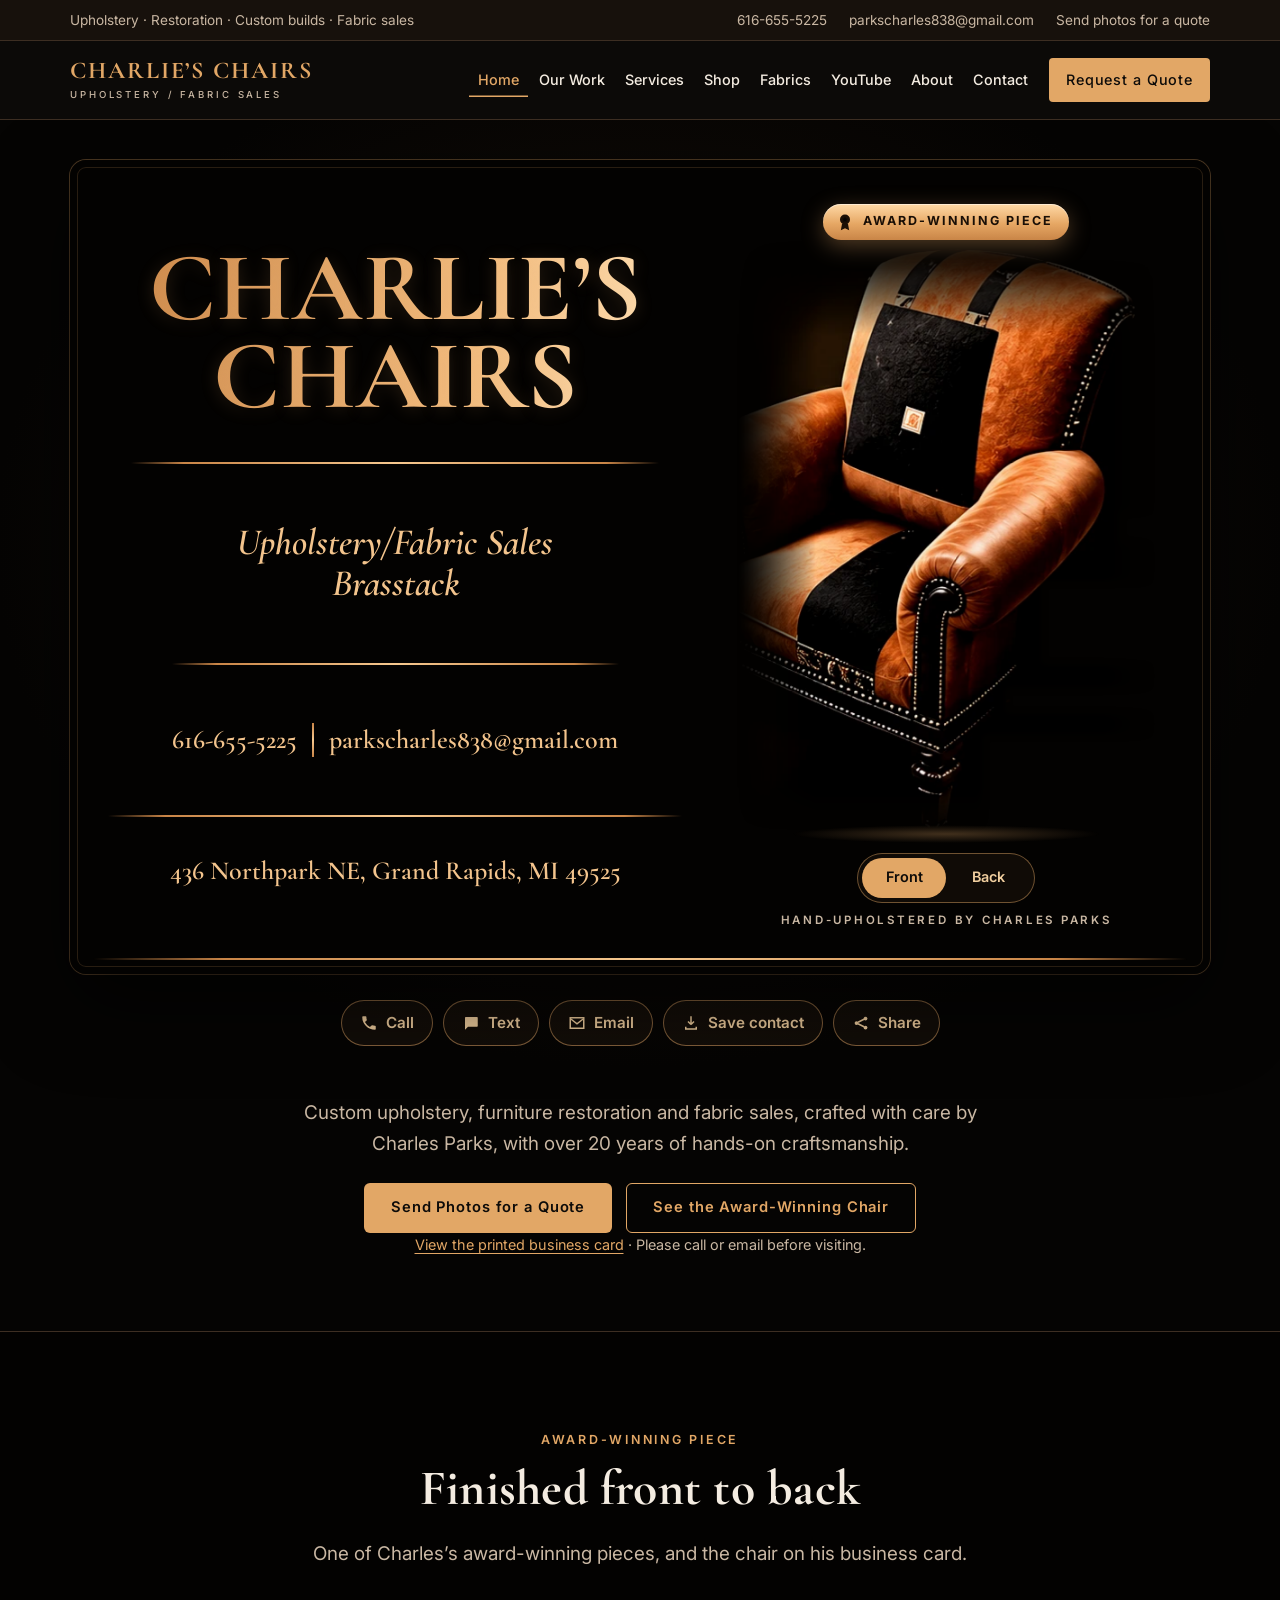
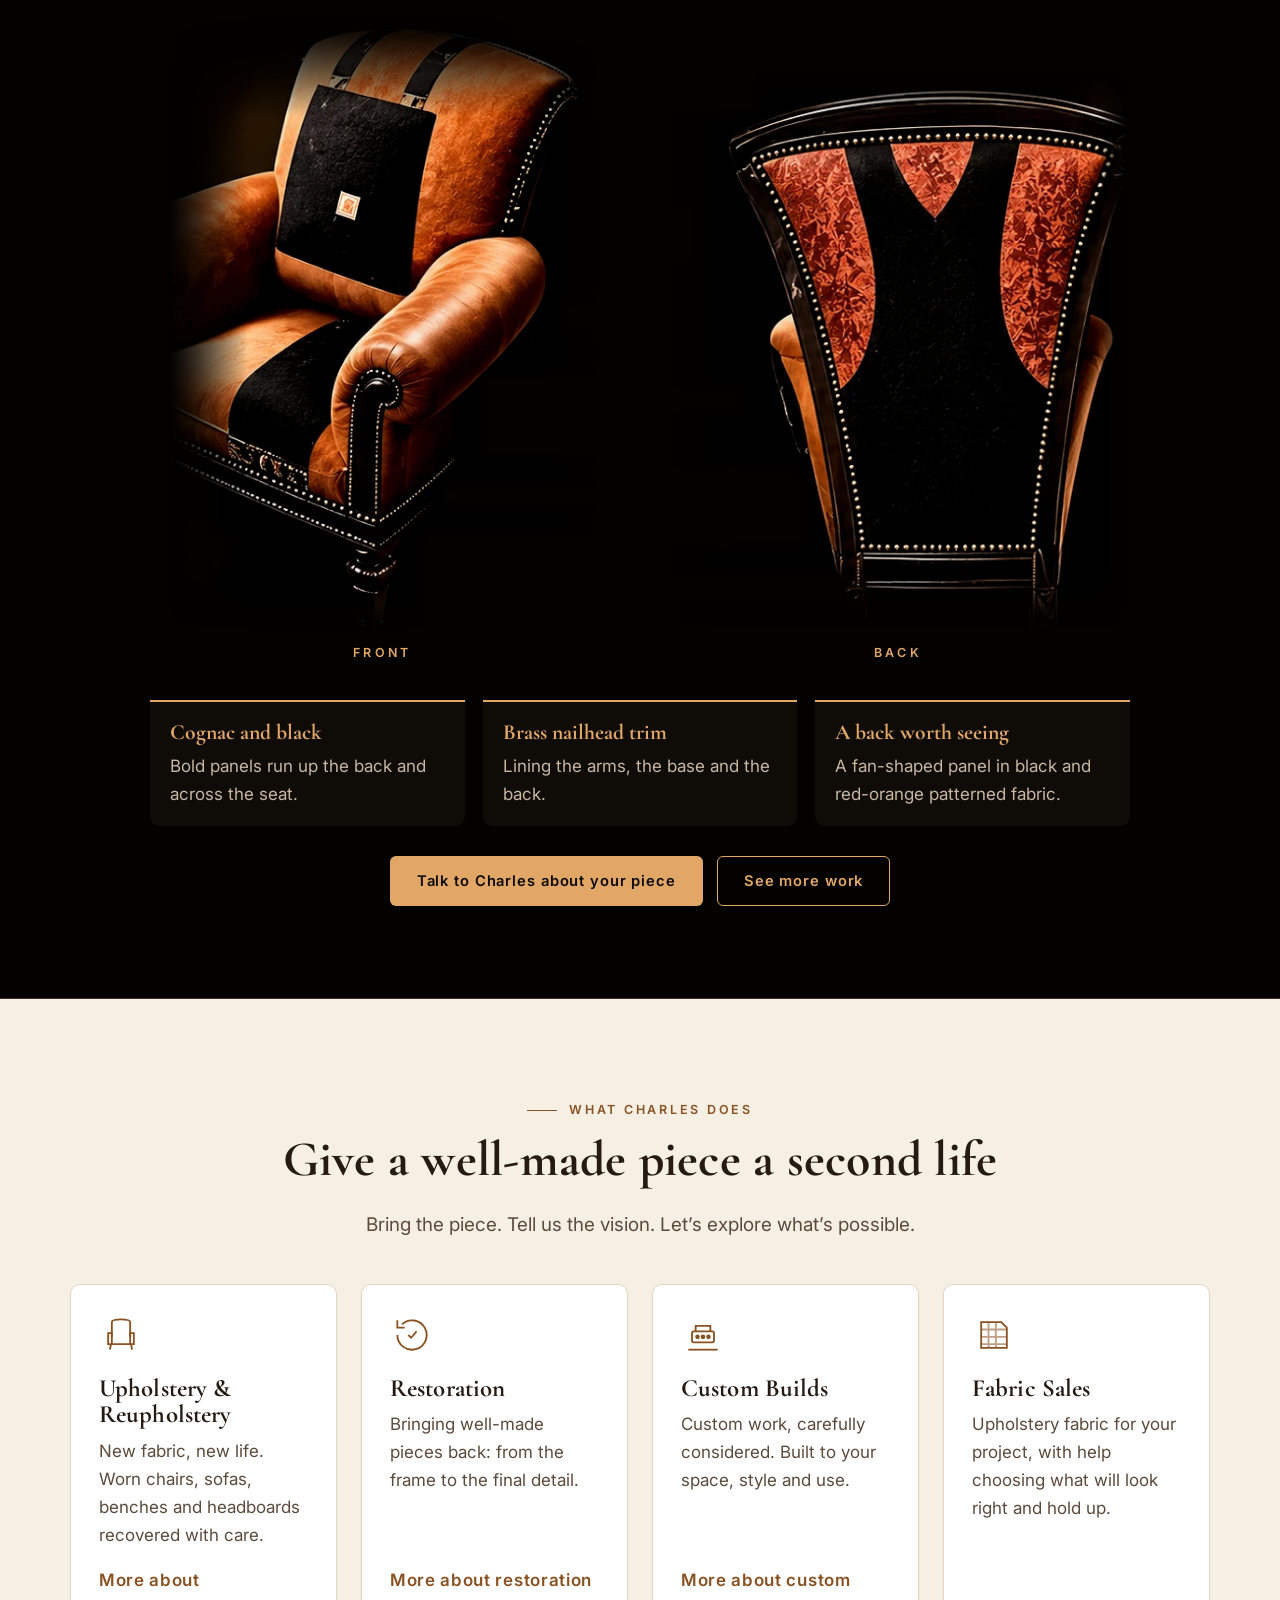
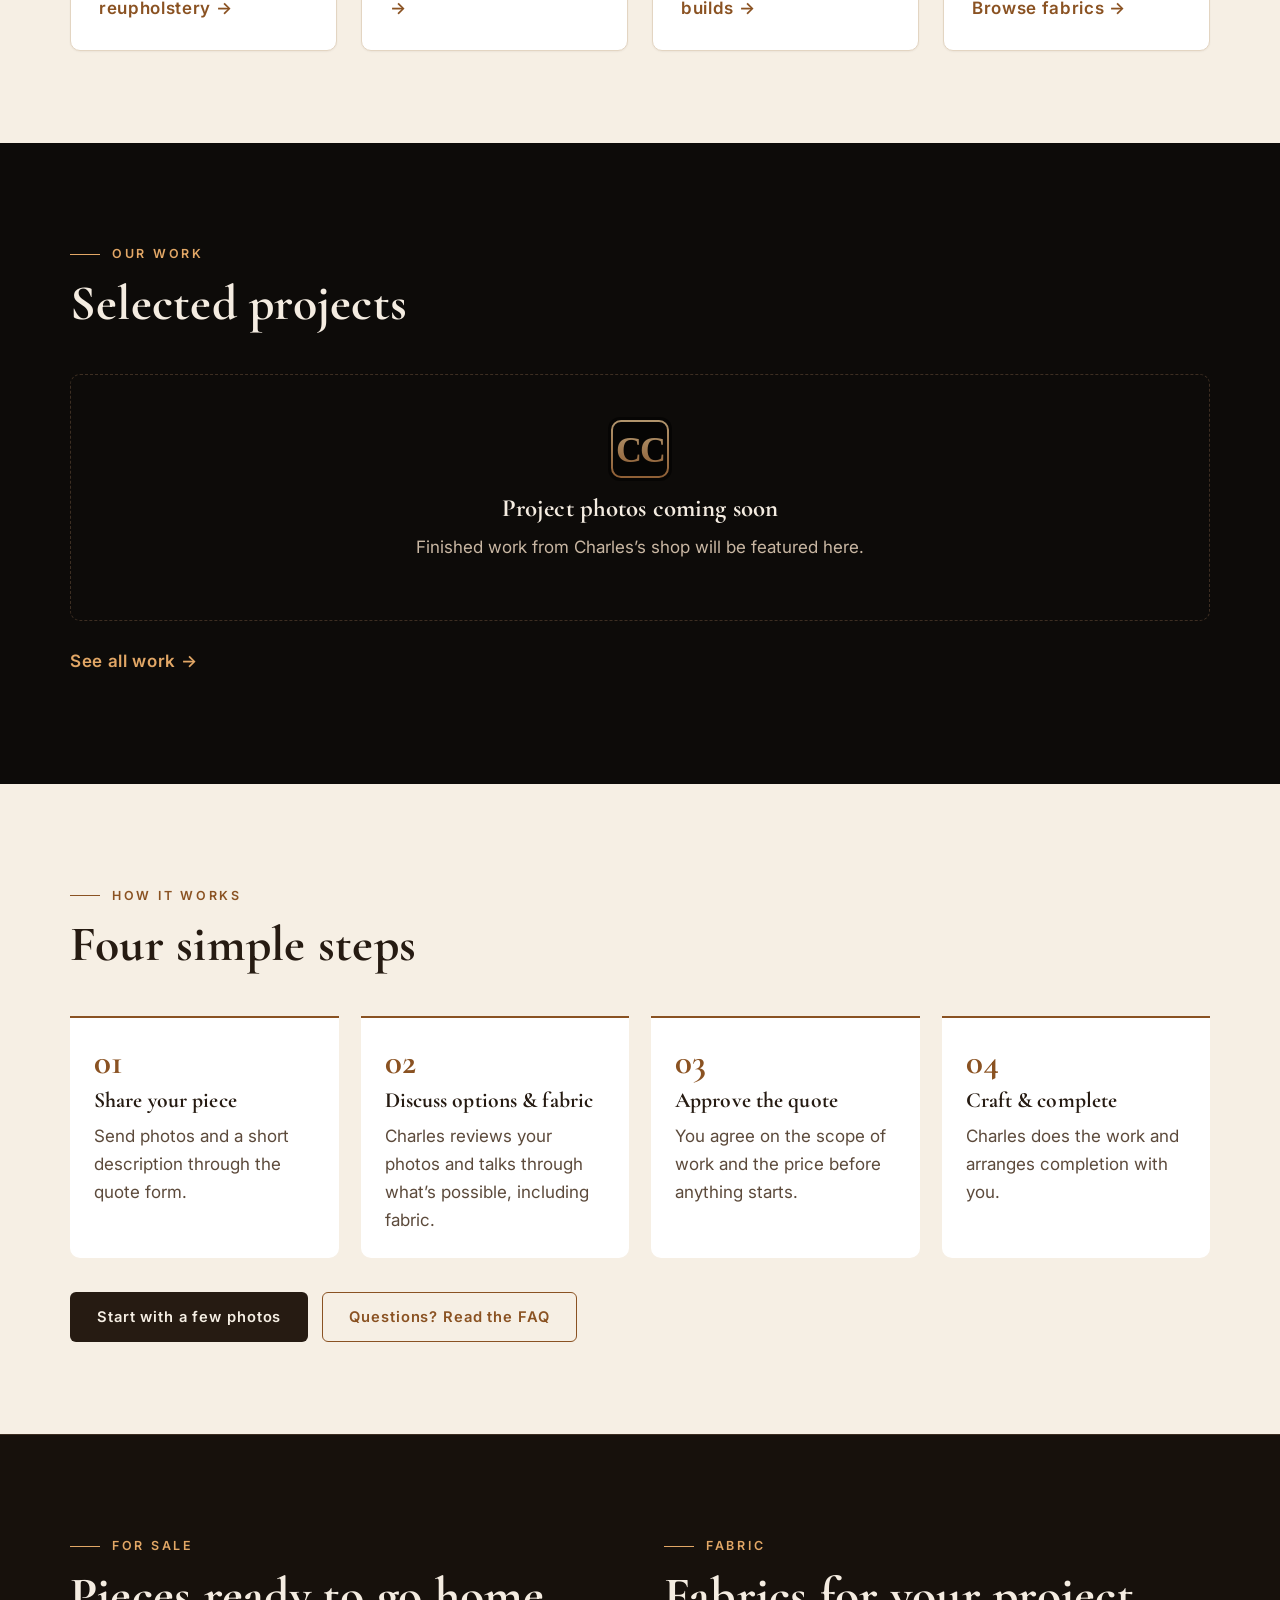
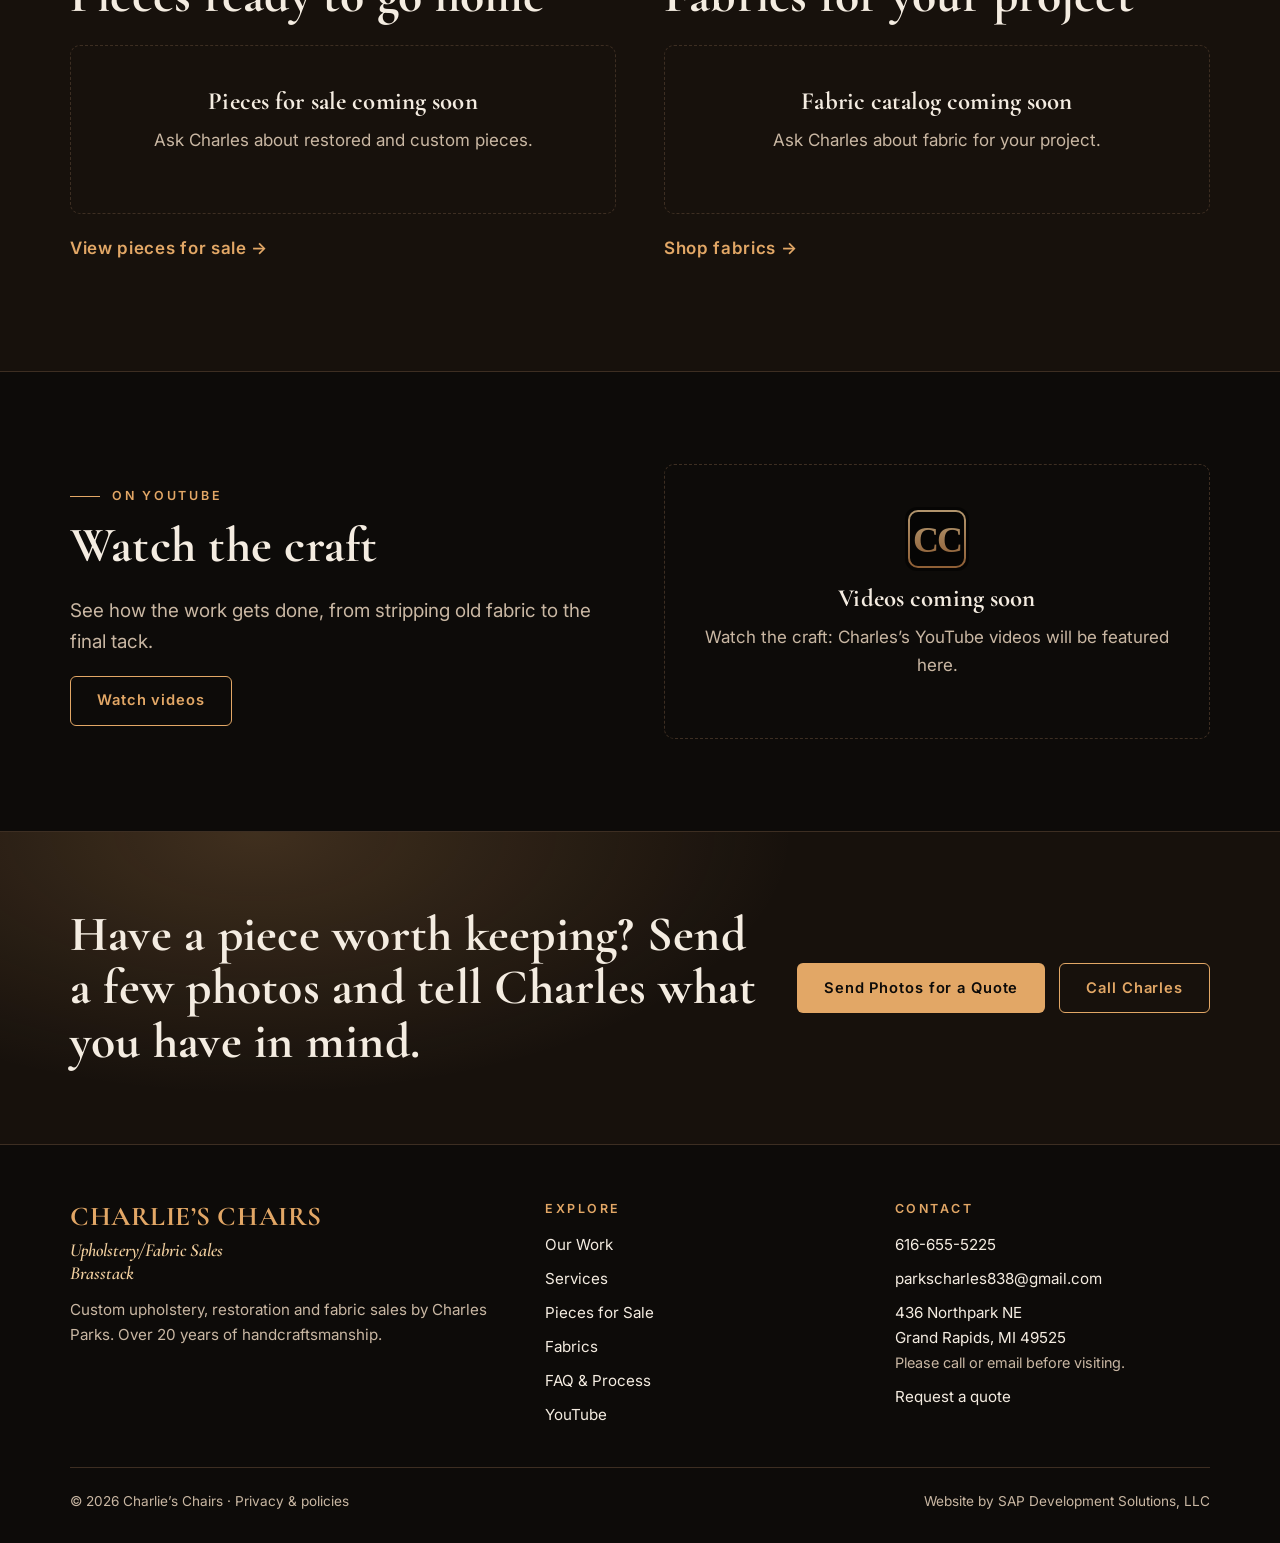
<file: index.html>
<!doctype html>
<html lang="en">
<head>
<meta charset="utf-8">
<meta name="viewport" content="width=device-width, initial-scale=1">
<title>Charlie’s Chairs | Custom Upholstery, Restoration &amp; Fabric in Grand Rapids</title>
<meta name="description" content="Custom upholstery, furniture restoration, custom builds and fabric sales by Charles Parks, with over 20 years of hands-on craftsmanship. Send photos for a quote.">
<meta name="theme-color" content="#050403">
<link rel="canonical" href="https://junearness.github.io/charlies-chairs/">
<meta property="og:type" content="website">
<meta property="og:site_name" content="Charlie’s Chairs">
<meta property="og:title" content="Charlie’s Chairs | Custom Upholstery, Restoration &amp; Fabric in Grand Rapids">
<meta property="og:description" content="Custom upholstery, furniture restoration, custom builds and fabric sales by Charles Parks, with over 20 years of hands-on craftsmanship. Send photos for a quote.">
<meta property="og:url" content="https://junearness.github.io/charlies-chairs/">
<meta property="og:image" content="https://junearness.github.io/charlies-chairs/og-image.jpg">
<meta name="twitter:card" content="summary_large_image">
<link rel="icon" href="favicon.svg" type="image/svg+xml">
<link rel="apple-touch-icon" href="apple-touch-icon.png">
<link rel="preconnect" href="https://fonts.googleapis.com">
<link rel="preconnect" href="https://fonts.gstatic.com" crossorigin>
<link rel="stylesheet" href="https://fonts.googleapis.com/css2?family=Cormorant+Garamond:ital,wght@0,600;0,700;1,600&family=Inter:wght@400;500;600;700&display=swap">
<link rel="stylesheet" href="style.css">
<script type="application/ld+json">{"@context": "https://schema.org", "@type": "LocalBusiness", "name": "Charlie\u2019s Chairs", "url": "https://junearness.github.io/charlies-chairs/", "telephone": "+1-616-655-5225", "email": "parkscharles838@gmail.com", "founder": {"@type": "Person", "name": "Charles Parks"}, "description": "Custom upholstery, furniture restoration, custom builds and fabric sales by Charles Parks.", "image": "https://junearness.github.io/charlies-chairs/og-image.jpg"}</script>
</head>
<body>
<a class="skip" href="#main">Skip to content</a>
<div class="utility"><div class="wrap">
  <span class="lead-text">Upholstery · Restoration · Custom builds · Fabric sales</span>
  <a data-phone-link data-show href="tel:6166555225">616-655-5225</a>
  <a class="u-email" data-email-link data-show href="mailto:parkscharles838@gmail.com">parkscharles838@gmail.com</a>
  <a href="quote.html">Send photos for a quote</a>
</div></div>
<header class="site-header">
  <div class="wrap">
    <a class="brand" href="index.html">
      <span class="brand-name">Charlie’s Chairs<small>Upholstery / Fabric Sales</small></span>
    </a>
    <button class="menu-btn" type="button" aria-expanded="false" aria-controls="site-nav">Menu</button>
    <nav class="nav" id="site-nav" aria-label="Main">
      <a href="index.html" aria-current="page">Home</a><a href="work.html">Our Work</a><a href="services.html">Services</a><a href="shop.html">Shop</a><a href="fabrics.html">Fabrics</a><a href="videos.html">YouTube</a><a href="about.html">About</a><a href="contact.html">Contact</a>
      <a class="btn btn-gold" href="quote.html">Request a Quote</a>
    </nav>
  </div>
</header>
<main id="main" tabindex="-1">
<section class="card-hero" aria-labelledby="card-title">
  <div class="wrap">
    <div class="biz-card" id="biz-card">
      <div class="biz-center">
        <h1 id="card-title" class="biz-word"><span>Charlie’s</span> <span>Chairs</span></h1>
        <hr class="biz-rule biz-r1">
        <p class="biz-tag">Upholstery/Fabric Sales<br>Brasstack</p>
        <hr class="biz-rule biz-r2">
        <p class="biz-contact"><a data-phone-link data-show href="tel:6166555225">616-655-5225</a><span class="biz-sep" aria-hidden="true"></span><a data-email-link data-show href="mailto:parkscharles838@gmail.com">parkscharles838@gmail.com</a></p>
        <hr class="biz-rule biz-r3">
        <p class="biz-addr"><span data-site="address-line">436 Northpark NE, Grand Rapids MI, 49525</span></p>
      </div>
      <figure class="showpiece" data-showpiece>
        <p class="award-badge"><svg viewBox="0 0 24 24" aria-hidden="true"><circle cx="12" cy="9" r="6"/><path d="M8.5 13.8 7 22l5-2.6 5 2.6-1.5-8.2"/><path d="M12 5.6l1 2.1 2.3.3-1.7 1.6.4 2.3-2-1.1-2 1.1.4-2.3-1.7-1.6 2.3-.3z" fill="#050403"/></svg><span data-award-label>Award-Winning Piece</span></p>
        <button type="button" class="flip" data-flip aria-label="Turn the chair around to see the other side">
          <span class="flip-inner">
            <img class="flip-front" src="card-chair-left.webp" width="470" height="665" alt="Front view of Charles’s award-winning chair: cognac and black upholstery, scrolled arms and brass nailhead trim">
            <img class="flip-back" src="card-chair-right.webp" width="472" height="575" alt="Back view of the same chair: fan-shaped back in black and red-orange patterned fabric, outlined in brass nailheads">
          </span>
        </button>
        <div class="view-toggle" role="group" aria-label="Chair view">
          <button type="button" data-view="front" aria-pressed="true">Front</button>
          <button type="button" data-view="back" aria-pressed="false">Back</button>
        </div>
        <figcaption>Hand-upholstered by Charles Parks</figcaption>
      </figure>
    </div>
    <div class="card-actions" aria-label="Card actions">
      <a class="card-act" data-phone-link href="tel:6166555225"><svg viewBox="0 0 24 24" aria-hidden="true"><path d="M6.6 10.8a15.1 15.1 0 0 0 6.6 6.6l2.2-2.2a1 1 0 0 1 1-.25 11.4 11.4 0 0 0 3.6.57 1 1 0 0 1 1 1V20a1 1 0 0 1-1 1A17 17 0 0 1 3 4a1 1 0 0 1 1-1h3.5a1 1 0 0 1 1 1c0 1.25.2 2.45.57 3.6a1 1 0 0 1-.25 1z"/></svg>Call</a>
      <a class="card-act" data-sms-link href="sms:6166555225"><svg viewBox="0 0 24 24" aria-hidden="true"><path d="M4 4h16a1 1 0 0 1 1 1v11a1 1 0 0 1-1 1H8l-4 4V5a1 1 0 0 1 1-1z"/></svg>Text</a>
      <a class="card-act" data-email-link href="mailto:parkscharles838@gmail.com"><svg viewBox="0 0 24 24" aria-hidden="true"><path d="M3 5h18v14H3z" fill="none" stroke="currentColor" stroke-width="2"/><path d="M3 6l9 7 9-7" fill="none" stroke="currentColor" stroke-width="2"/></svg>Email</a>
      <button class="card-act" type="button" data-save-contact><svg viewBox="0 0 24 24" aria-hidden="true"><path d="M12 3v11m0 0l-4-4m4 4l4-4M5 17v3h14v-3" fill="none" stroke="currentColor" stroke-width="2"/></svg>Save contact</button>
      <button class="card-act" type="button" data-share-card><svg viewBox="0 0 24 24" aria-hidden="true"><circle cx="6" cy="12" r="2.5"/><circle cx="18" cy="6" r="2.5"/><circle cx="18" cy="18" r="2.5"/><path d="M8 11l8-4M8 13l8 4" fill="none" stroke="currentColor" stroke-width="2"/></svg>Share</button>
    </div>
    <p class="card-status" data-card-status role="status" aria-live="polite"></p>
    <div class="card-intro">
      <p class="lead">Custom upholstery, furniture restoration and fabric sales, crafted with care by Charles Parks, with over 20 years of hands-on craftsmanship.</p>
      <div class="btn-row">
        <a class="btn btn-gold" href="quote.html">Send Photos for a Quote</a>
        <a class="btn btn-line" href="#award-piece">See the Award-Winning Chair</a>
      </div>
      <p class="small muted"><a href="business-card.jpg" target="_blank" rel="noopener">View the printed business card</a> <span data-visit-note>· Please call or email before visiting.</span></p>
    </div>
  </div>
</section>

<section class="showcase" id="award-piece" aria-labelledby="award-title">
  <div class="wrap">
    <div class="section-head" style="text-align:center">
      <p class="eyebrow" data-award-label>Award-Winning Piece</p>
      <h2 id="award-title">Finished front to back</h2>
      <p class="lead" style="margin:0 auto">One of Charles’s award-winning pieces, and the chair on his business card.</p>
      <p class="award-detail" data-award-detail hidden></p>
    </div>
    <div class="showcase-views">
      <figure><img src="card-chair-left.webp" width="470" height="665" alt="Front view: cognac and black upholstery, scrolled arms and brass nailhead trim" loading="lazy"><figcaption>Front</figcaption></figure>
      <figure><img src="card-chair-right.webp" width="472" height="575" alt="Back view: fan-shaped back in black and red-orange patterned fabric, outlined in brass nailheads" loading="lazy"><figcaption>Back</figcaption></figure>
    </div>
    <ul class="showcase-notes">
      <li><strong>Cognac and black</strong><span>Bold panels run up the back and across the seat.</span></li>
      <li><strong>Brass nailhead trim</strong><span>Lining the arms, the base and the back.</span></li>
      <li><strong>A back worth seeing</strong><span>A fan-shaped panel in black and red-orange patterned fabric.</span></li>
    </ul>
    <div class="btn-row" style="justify-content:center;margin-top:30px"><a class="btn btn-gold" href="quote.html">Talk to Charles about your piece</a><a class="btn btn-line" href="work.html">See more work</a></div>
  </div>
</section>

<section class="light">
  <div class="wrap">
    <div class="section-head center" style="text-align:center">
      <p class="eyebrow">What Charles does</p>
      <h2>Give a well-made piece a second life</h2>
      <p class="lead" style="margin:0 auto">Bring the piece. Tell us the vision. Let’s explore what’s possible.</p>
    </div>
    <div class="grid g4">
  <article class="card service-card"><svg class="icon" viewBox="0 0 48 48" fill="none" stroke="currentColor" stroke-width="2" aria-hidden="true"><path d="M14 26V10c0-4 20-4 20 0v16"/><path d="M10 22h4v12h20V22h4v12H10z"/><path d="M13 34l-1 6M35 34l1 6"/></svg><h3>Upholstery &amp; Reupholstery</h3><p class="muted">New fabric, new life. Worn chairs, sofas, benches and headboards recovered with care.</p><a class="text-link" href="services.html#reupholstery">More about reupholstery</a></article>
  <article class="card service-card"><svg class="icon" viewBox="0 0 48 48" fill="none" stroke="currentColor" stroke-width="2" aria-hidden="true"><path d="M8 24a16 16 0 1 0 5-11.6"/><path d="M8 8v8h8"/><path d="M20 24l3 3 6-7"/></svg><h3>Restoration</h3><p class="muted">Bringing well-made pieces back: from the frame to the final detail.</p><a class="text-link" href="services.html#restoration">More about restoration</a></article>
  <article class="card service-card"><svg class="icon" viewBox="0 0 48 48" fill="none" stroke="currentColor" stroke-width="2" aria-hidden="true"><path d="M8 40h32"/><rect x="12" y="20" width="24" height="12" rx="2"/><path d="M16 20v-6h16v6"/><circle cx="18" cy="26" r="1.5" fill="currentColor"/><circle cx="24" cy="26" r="1.5" fill="currentColor"/><circle cx="30" cy="26" r="1.5" fill="currentColor"/></svg><h3>Custom Builds</h3><p class="muted">Custom work, carefully considered. Built to your space, style and use.</p><a class="text-link" href="services.html#custom">More about custom builds</a></article>
  <article class="card service-card"><svg class="icon" viewBox="0 0 48 48" fill="none" stroke="currentColor" stroke-width="2" aria-hidden="true"><path d="M10 10h22l6 6v22H10z"/><path d="M10 18h28M10 26h28M10 34h28M18 10v28M26 10v28" opacity=".55"/></svg><h3>Fabric Sales</h3><p class="muted">Upholstery fabric for your project, with help choosing what will look right and hold up.</p><a class="text-link" href="fabrics.html">Browse fabrics</a></article>
</div>
  </div>
</section>

<section>
  <div class="wrap">
    <div class="section-head"><p class="eyebrow">Our work</p><h2>Selected projects</h2></div>
    <div data-home-projects></div>
    <p style="margin-top:26px"><a class="text-link" href="work.html">See all work</a></p>
  </div>
</section>

<section class="light">
  <div class="wrap">
    <div class="section-head"><p class="eyebrow">How it works</p><h2>Four simple steps</h2></div>
    <ol class="steps">
  <li><h3>Share your piece</h3><p>Send photos and a short description through the quote form.</p></li>
  <li><h3>Discuss options &amp; fabric</h3><p>Charles reviews your photos and talks through what’s possible, including fabric.</p></li>
  <li><h3>Approve the quote</h3><p>You agree on the scope of work and the price before anything starts.</p></li>
  <li><h3>Craft &amp; complete</h3><p>Charles does the work and arranges completion with you.</p></li>
</ol>
    <div class="btn-row" style="margin-top:34px"><a class="btn btn-dark" href="quote.html">Start with a few photos</a><a class="btn btn-line" href="faq.html">Questions? Read the FAQ</a></div>
  </div>
</section>

<section class="band">
  <div class="wrap grid g2" style="gap:48px">
    <div>
      <p class="eyebrow">For sale</p><h2>Pieces ready to go home</h2>
      <div data-home-shop></div>
      <p style="margin-top:20px"><a class="text-link" href="shop.html">View pieces for sale</a></p>
    </div>
    <div>
      <p class="eyebrow">Fabric</p><h2>Fabrics for your project</h2>
      <div data-home-fabrics></div>
      <p style="margin-top:20px"><a class="text-link" href="fabrics.html">Shop fabrics</a></p>
    </div>
  </div>
</section>

<section>
  <div class="wrap grid g2" style="align-items:center;gap:48px">
    <div>
      <p class="eyebrow">On YouTube</p>
      <h2>Watch the craft</h2>
      <p class="lead">See how the work gets done, from stripping old fabric to the final tack.</p>
      <div class="btn-row"><a class="btn btn-line" href="videos.html">Watch videos</a></div>
    </div>
    <div data-home-video></div>
  </div>
</section>
<section class="cta"><div class="wrap"><h2>Have a piece worth keeping? Send a few photos and tell Charles what you have in mind.</h2>
<div class="btn-row"><a class="btn btn-gold" href="quote.html">Send Photos for a Quote</a><a class="btn btn-line" data-phone-link href="tel:6166555225">Call Charles</a></div></div></section>
</main>
<footer class="site-footer">
  <div class="wrap">
    <div class="footer-grid">
      <div class="footer-brand">
        <p class="footer-word">Charlie’s Chairs</p>
        <p class="footer-tag">Upholstery/Fabric Sales<br>Brasstack</p>
        <p><span class="muted">Custom upholstery, restoration and fabric sales by Charles Parks. Over 20 years of handcraftsmanship.</span></p>
      </div>
      <div>
        <h2>Explore</h2>
        <ul>
          <li><a href="work.html">Our Work</a></li>
          <li><a href="services.html">Services</a></li>
          <li><a href="shop.html">Pieces for Sale</a></li>
          <li><a href="fabrics.html">Fabrics</a></li>
          <li><a href="faq.html">FAQ &amp; Process</a></li>
          <li><a href="videos.html">YouTube</a></li>
        </ul>
      </div>
      <div>
        <h2>Contact</h2>
        <ul>
          <li><a data-phone-link data-show href="tel:6166555225">616-655-5225</a></li>
          <li><a data-email-link data-show href="mailto:parkscharles838@gmail.com">parkscharles838@gmail.com</a></li>
          <li data-site="address">436 Northpark NE<br>Grand Rapids, MI 49525</li>
          <li><a href="quote.html">Request a quote</a></li>
        </ul>
      </div>
    </div>
    <div class="legal"><span>© <span data-year>2026</span> Charlie’s Chairs · <a href="policies.html">Privacy &amp; policies</a></span><span data-credit>Website by SAP Development Solutions, LLC</span></div>
  </div>
</footer>
<script src="data.js"></script>
<script src="supabase.js"></script>
<script src="api.js"></script>
<script src="site.js"></script>
</body>
</html>
</file>
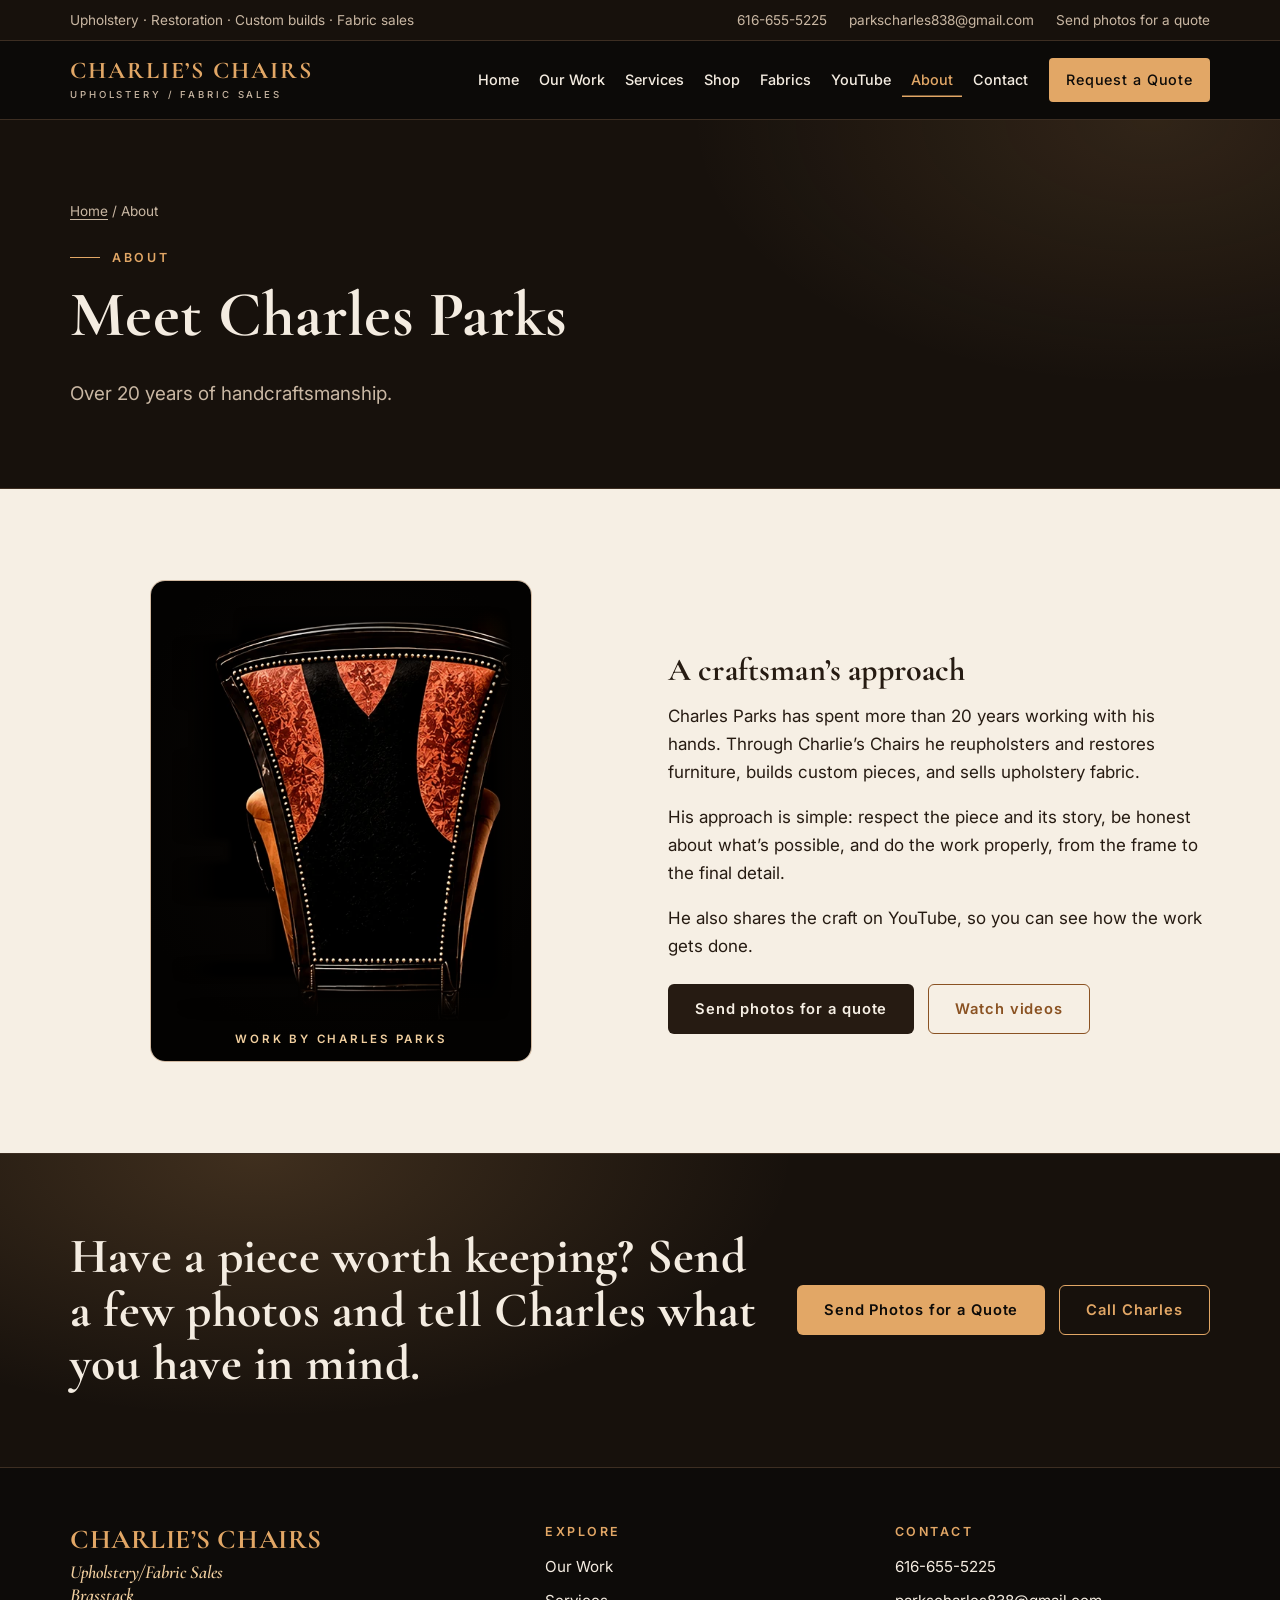
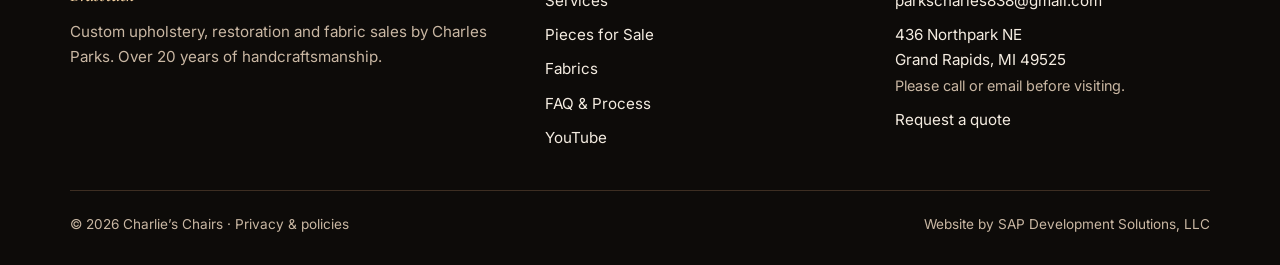
<file: about.html>
<!doctype html>
<html lang="en">
<head>
<meta charset="utf-8">
<meta name="viewport" content="width=device-width, initial-scale=1">
<title>About Charles Parks | Charlie’s Chairs</title>
<meta name="description" content="Charles Parks: over 20 years of handcraftsmanship in upholstery, restoration, custom builds and fabric.">
<meta name="theme-color" content="#050403">
<link rel="canonical" href="https://junearness.github.io/charlies-chairs/about.html">
<meta property="og:type" content="website">
<meta property="og:site_name" content="Charlie’s Chairs">
<meta property="og:title" content="About Charles Parks | Charlie’s Chairs">
<meta property="og:description" content="Charles Parks: over 20 years of handcraftsmanship in upholstery, restoration, custom builds and fabric.">
<meta property="og:url" content="https://junearness.github.io/charlies-chairs/about.html">
<meta property="og:image" content="https://junearness.github.io/charlies-chairs/og-image.jpg">
<meta name="twitter:card" content="summary_large_image">
<link rel="icon" href="favicon.svg" type="image/svg+xml">
<link rel="apple-touch-icon" href="apple-touch-icon.png">
<link rel="preconnect" href="https://fonts.googleapis.com">
<link rel="preconnect" href="https://fonts.gstatic.com" crossorigin>
<link rel="stylesheet" href="https://fonts.googleapis.com/css2?family=Cormorant+Garamond:ital,wght@0,600;0,700;1,600&family=Inter:wght@400;500;600;700&display=swap">
<link rel="stylesheet" href="style.css">
</head>
<body>
<a class="skip" href="#main">Skip to content</a>
<div class="utility"><div class="wrap">
  <span class="lead-text">Upholstery · Restoration · Custom builds · Fabric sales</span>
  <a data-phone-link data-show href="tel:6166555225">616-655-5225</a>
  <a class="u-email" data-email-link data-show href="mailto:parkscharles838@gmail.com">parkscharles838@gmail.com</a>
  <a href="quote.html">Send photos for a quote</a>
</div></div>
<header class="site-header">
  <div class="wrap">
    <a class="brand" href="index.html">
      <span class="brand-name">Charlie’s Chairs<small>Upholstery / Fabric Sales</small></span>
    </a>
    <button class="menu-btn" type="button" aria-expanded="false" aria-controls="site-nav">Menu</button>
    <nav class="nav" id="site-nav" aria-label="Main">
      <a href="index.html">Home</a><a href="work.html">Our Work</a><a href="services.html">Services</a><a href="shop.html">Shop</a><a href="fabrics.html">Fabrics</a><a href="videos.html">YouTube</a><a href="about.html" aria-current="page">About</a><a href="contact.html">Contact</a>
      <a class="btn btn-gold" href="quote.html">Request a Quote</a>
    </nav>
  </div>
</header>
<main id="main" tabindex="-1">
<section class="page-hero"><div class="wrap"><p class="crumbs"><a href="index.html">Home</a> / About</p>
  <p class="eyebrow">About</p><h1>Meet Charles Parks</h1>
  <p class="lead">Over 20 years of handcraftsmanship.</p>
</div></section>
<section class="light"><div class="wrap grid g2" style="gap:56px;align-items:center">
  <figure class="about-art"><img src="card-chair-right.webp" width="472" height="575" alt="Fan-back chair in black and red-orange patterned fabric with brass nailhead trim, upholstered by Charles Parks"><figcaption>Work by Charles Parks</figcaption></figure>
  <div class="prose">
    <h2>A craftsman’s approach</h2>
    <p>Charles Parks has spent more than 20 years working with his hands. Through Charlie’s Chairs he reupholsters and restores furniture, builds custom pieces, and sells upholstery fabric.</p>
    <p>His approach is simple: respect the piece and its story, be honest about what’s possible, and do the work properly, from the frame to the final detail.</p>
    <p>He also shares the craft on YouTube, so you can see how the work gets done.</p>
    <div class="btn-row" style="margin-top:24px"><a class="btn btn-dark" href="quote.html">Send photos for a quote</a><a class="btn btn-line" href="videos.html">Watch videos</a></div>
  </div>
</div></section>
<section class="cta"><div class="wrap"><h2>Have a piece worth keeping? Send a few photos and tell Charles what you have in mind.</h2>
<div class="btn-row"><a class="btn btn-gold" href="quote.html">Send Photos for a Quote</a><a class="btn btn-line" data-phone-link href="tel:6166555225">Call Charles</a></div></div></section>
</main>
<footer class="site-footer">
  <div class="wrap">
    <div class="footer-grid">
      <div class="footer-brand">
        <p class="footer-word">Charlie’s Chairs</p>
        <p class="footer-tag">Upholstery/Fabric Sales<br>Brasstack</p>
        <p><span class="muted">Custom upholstery, restoration and fabric sales by Charles Parks. Over 20 years of handcraftsmanship.</span></p>
      </div>
      <div>
        <h2>Explore</h2>
        <ul>
          <li><a href="work.html">Our Work</a></li>
          <li><a href="services.html">Services</a></li>
          <li><a href="shop.html">Pieces for Sale</a></li>
          <li><a href="fabrics.html">Fabrics</a></li>
          <li><a href="faq.html">FAQ &amp; Process</a></li>
          <li><a href="videos.html">YouTube</a></li>
        </ul>
      </div>
      <div>
        <h2>Contact</h2>
        <ul>
          <li><a data-phone-link data-show href="tel:6166555225">616-655-5225</a></li>
          <li><a data-email-link data-show href="mailto:parkscharles838@gmail.com">parkscharles838@gmail.com</a></li>
          <li data-site="address">436 Northpark NE<br>Grand Rapids, MI 49525</li>
          <li><a href="quote.html">Request a quote</a></li>
        </ul>
      </div>
    </div>
    <div class="legal"><span>© <span data-year>2026</span> Charlie’s Chairs · <a href="policies.html">Privacy &amp; policies</a></span><span data-credit>Website by SAP Development Solutions, LLC</span></div>
  </div>
</footer>
<script src="data.js"></script>
<script src="supabase.js"></script>
<script src="api.js"></script>
<script src="site.js"></script>
</body>
</html>
</file>
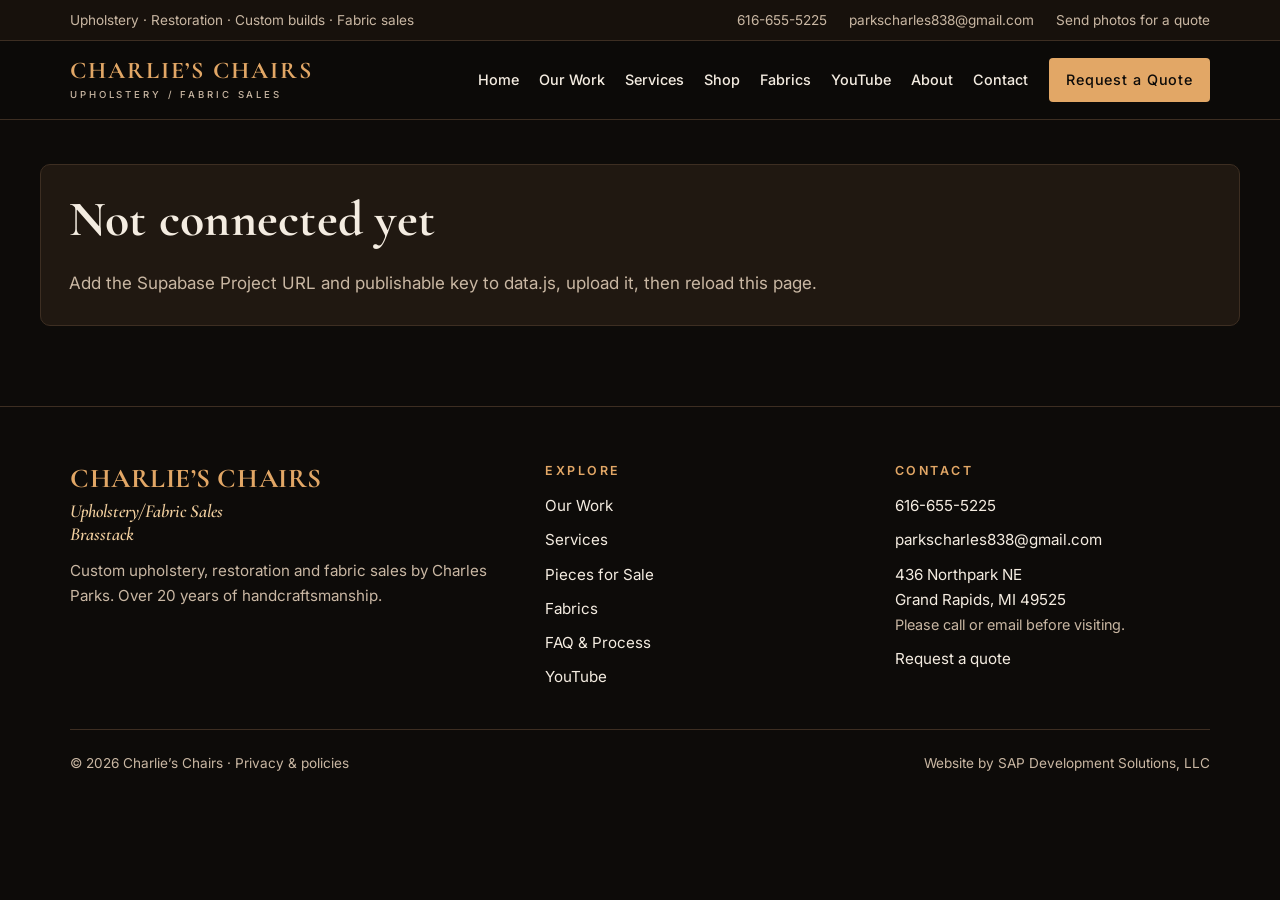
<file: admin.html>
<!doctype html>
<html lang="en">
<head>
<meta charset="utf-8">
<meta name="viewport" content="width=device-width, initial-scale=1">
<title>Admin | Charlie’s Chairs</title>
<meta name="description" content="Admin dashboard for Charlie’s Chairs.">
<meta name="theme-color" content="#050403">
<meta name="robots" content="noindex, nofollow">
<link rel="canonical" href="https://junearness.github.io/charlies-chairs/admin.html">
<meta property="og:type" content="website">
<meta property="og:site_name" content="Charlie’s Chairs">
<meta property="og:title" content="Admin | Charlie’s Chairs">
<meta property="og:description" content="Admin dashboard for Charlie’s Chairs.">
<meta property="og:url" content="https://junearness.github.io/charlies-chairs/admin.html">
<meta property="og:image" content="https://junearness.github.io/charlies-chairs/og-image.jpg">
<meta name="twitter:card" content="summary_large_image">
<link rel="icon" href="favicon.svg" type="image/svg+xml">
<link rel="apple-touch-icon" href="apple-touch-icon.png">
<link rel="preconnect" href="https://fonts.googleapis.com">
<link rel="preconnect" href="https://fonts.gstatic.com" crossorigin>
<link rel="stylesheet" href="https://fonts.googleapis.com/css2?family=Cormorant+Garamond:ital,wght@0,600;0,700;1,600&family=Inter:wght@400;500;600;700&display=swap">
<link rel="stylesheet" href="style.css">
</head>
<body>
<a class="skip" href="#main">Skip to content</a>
<div class="utility"><div class="wrap">
  <span class="lead-text">Upholstery · Restoration · Custom builds · Fabric sales</span>
  <a data-phone-link data-show href="tel:6166555225">616-655-5225</a>
  <a class="u-email" data-email-link data-show href="mailto:parkscharles838@gmail.com">parkscharles838@gmail.com</a>
  <a href="quote.html">Send photos for a quote</a>
</div></div>
<header class="site-header">
  <div class="wrap">
    <a class="brand" href="index.html">
      <span class="brand-name">Charlie’s Chairs<small>Upholstery / Fabric Sales</small></span>
    </a>
    <button class="menu-btn" type="button" aria-expanded="false" aria-controls="site-nav">Menu</button>
    <nav class="nav" id="site-nav" aria-label="Main">
      <a href="index.html">Home</a><a href="work.html">Our Work</a><a href="services.html">Services</a><a href="shop.html">Shop</a><a href="fabrics.html">Fabrics</a><a href="videos.html">YouTube</a><a href="about.html">About</a><a href="contact.html">Contact</a>
      <a class="btn btn-gold" href="quote.html">Request a Quote</a>
    </nav>
  </div>
</header>
<main id="main" tabindex="-1">
<section style="padding:44px 0 80px"><div class="wrap admin-wrap" id="admin-app" aria-live="polite"><noscript><p>The admin page needs JavaScript turned on.</p></noscript></div></section>

</main>
<footer class="site-footer">
  <div class="wrap">
    <div class="footer-grid">
      <div class="footer-brand">
        <p class="footer-word">Charlie’s Chairs</p>
        <p class="footer-tag">Upholstery/Fabric Sales<br>Brasstack</p>
        <p><span class="muted">Custom upholstery, restoration and fabric sales by Charles Parks. Over 20 years of handcraftsmanship.</span></p>
      </div>
      <div>
        <h2>Explore</h2>
        <ul>
          <li><a href="work.html">Our Work</a></li>
          <li><a href="services.html">Services</a></li>
          <li><a href="shop.html">Pieces for Sale</a></li>
          <li><a href="fabrics.html">Fabrics</a></li>
          <li><a href="faq.html">FAQ &amp; Process</a></li>
          <li><a href="videos.html">YouTube</a></li>
        </ul>
      </div>
      <div>
        <h2>Contact</h2>
        <ul>
          <li><a data-phone-link data-show href="tel:6166555225">616-655-5225</a></li>
          <li><a data-email-link data-show href="mailto:parkscharles838@gmail.com">parkscharles838@gmail.com</a></li>
          <li data-site="address">436 Northpark NE<br>Grand Rapids, MI 49525</li>
          <li><a href="quote.html">Request a quote</a></li>
        </ul>
      </div>
    </div>
    <div class="legal"><span>© <span data-year>2026</span> Charlie’s Chairs · <a href="policies.html">Privacy &amp; policies</a></span><span data-credit>Website by SAP Development Solutions, LLC</span></div>
  </div>
</footer>
<script src="data.js"></script>
<script src="supabase.js"></script>
<script src="api.js"></script>
<script src="site.js"></script>
<script src="admin.js"></script>
</body>
</html>
</file>
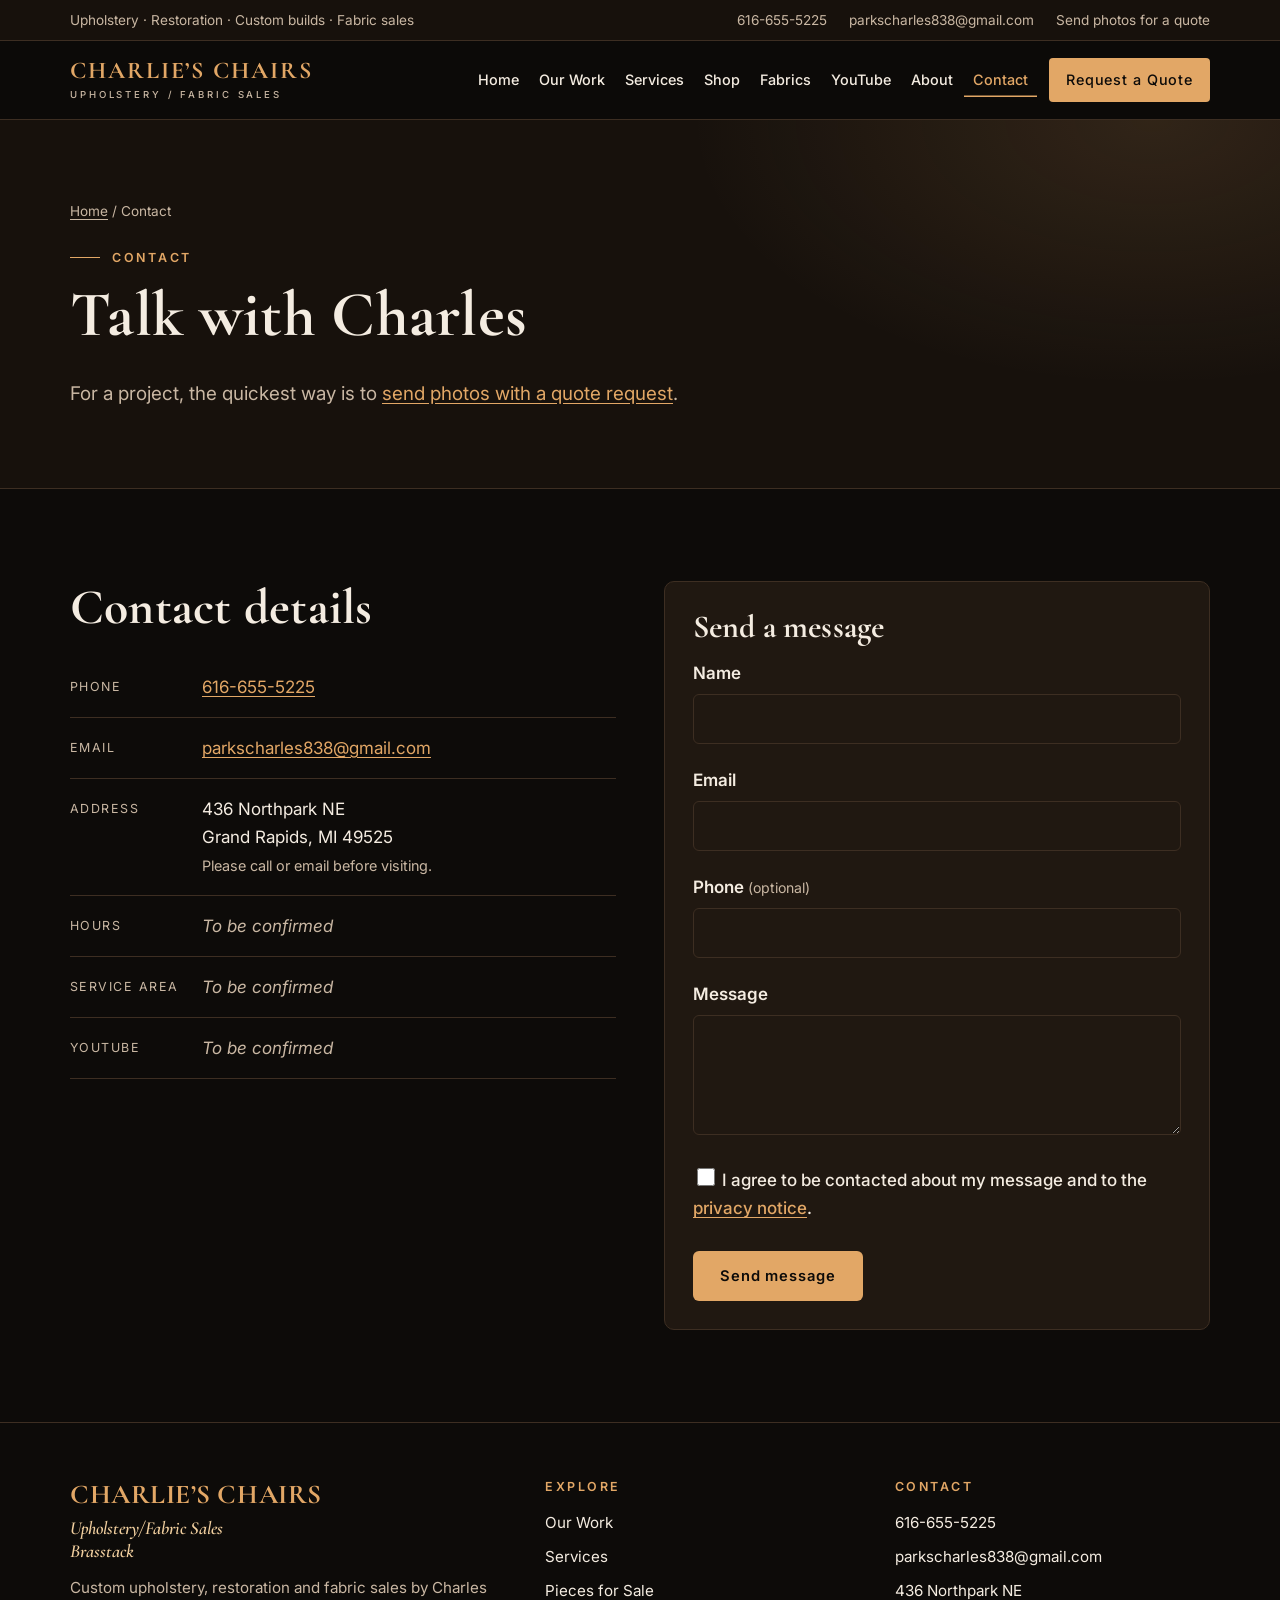
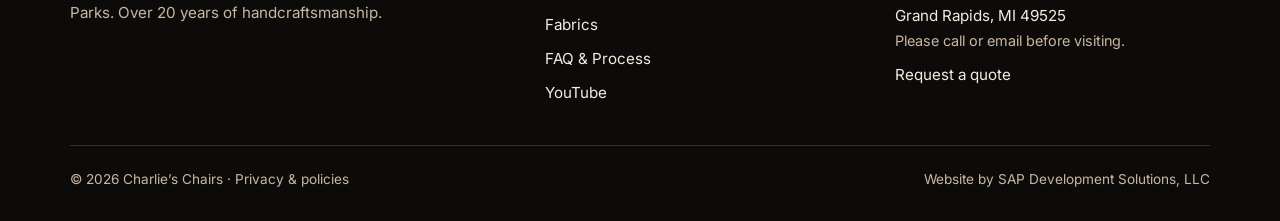
<file: contact.html>
<!doctype html>
<html lang="en">
<head>
<meta charset="utf-8">
<meta name="viewport" content="width=device-width, initial-scale=1">
<title>Contact | Charlie’s Chairs, Grand Rapids</title>
<meta name="description" content="Call, email or message Charles Parks at Charlie’s Chairs about upholstery, restoration, custom builds and fabric.">
<meta name="theme-color" content="#050403">
<link rel="canonical" href="https://junearness.github.io/charlies-chairs/contact.html">
<meta property="og:type" content="website">
<meta property="og:site_name" content="Charlie’s Chairs">
<meta property="og:title" content="Contact | Charlie’s Chairs, Grand Rapids">
<meta property="og:description" content="Call, email or message Charles Parks at Charlie’s Chairs about upholstery, restoration, custom builds and fabric.">
<meta property="og:url" content="https://junearness.github.io/charlies-chairs/contact.html">
<meta property="og:image" content="https://junearness.github.io/charlies-chairs/og-image.jpg">
<meta name="twitter:card" content="summary_large_image">
<link rel="icon" href="favicon.svg" type="image/svg+xml">
<link rel="apple-touch-icon" href="apple-touch-icon.png">
<link rel="preconnect" href="https://fonts.googleapis.com">
<link rel="preconnect" href="https://fonts.gstatic.com" crossorigin>
<link rel="stylesheet" href="https://fonts.googleapis.com/css2?family=Cormorant+Garamond:ital,wght@0,600;0,700;1,600&family=Inter:wght@400;500;600;700&display=swap">
<link rel="stylesheet" href="style.css">
</head>
<body>
<a class="skip" href="#main">Skip to content</a>
<div class="utility"><div class="wrap">
  <span class="lead-text">Upholstery · Restoration · Custom builds · Fabric sales</span>
  <a data-phone-link data-show href="tel:6166555225">616-655-5225</a>
  <a class="u-email" data-email-link data-show href="mailto:parkscharles838@gmail.com">parkscharles838@gmail.com</a>
  <a href="quote.html">Send photos for a quote</a>
</div></div>
<header class="site-header">
  <div class="wrap">
    <a class="brand" href="index.html">
      <span class="brand-name">Charlie’s Chairs<small>Upholstery / Fabric Sales</small></span>
    </a>
    <button class="menu-btn" type="button" aria-expanded="false" aria-controls="site-nav">Menu</button>
    <nav class="nav" id="site-nav" aria-label="Main">
      <a href="index.html">Home</a><a href="work.html">Our Work</a><a href="services.html">Services</a><a href="shop.html">Shop</a><a href="fabrics.html">Fabrics</a><a href="videos.html">YouTube</a><a href="about.html">About</a><a href="contact.html" aria-current="page">Contact</a>
      <a class="btn btn-gold" href="quote.html">Request a Quote</a>
    </nav>
  </div>
</header>
<main id="main" tabindex="-1">
<section class="page-hero"><div class="wrap"><p class="crumbs"><a href="index.html">Home</a> / Contact</p>
  <p class="eyebrow">Contact</p><h1>Talk with Charles</h1>
  <p class="lead">For a project, the quickest way is to <a href="quote.html">send photos with a quote request</a>.</p>
</div></section>
<section><div class="wrap grid g2" style="gap:48px">
  <div>
    <h2>Contact details</h2>
    <ul class="contact-list">
      <li><span class="k">Phone</span><a data-phone-link data-show href="tel:6166555225">616-655-5225</a></li>
      <li><span class="k">Email</span><a data-email-link data-show href="mailto:parkscharles838@gmail.com">parkscharles838@gmail.com</a></li>
      <li><span class="k">Address</span><span data-site="address">436 Northpark NE<br>Grand Rapids, MI 49525</span></li>
      <li><span class="k">Hours</span><span data-site="hours"><span class="tbc">To be confirmed</span></span></li>
      <li><span class="k">Service area</span><span data-site="service_area"><span class="tbc">To be confirmed</span></span></li>
      <li><span class="k">YouTube</span><span data-site="youtube"><span class="tbc">To be confirmed</span></span></li>
    </ul>
  </div>
  <div class="card">
    <h2 style="font-size:2rem">Send a message</h2>
    <form class="form dark-form" id="contact-form" novalidate>
      <div class="hp" aria-hidden="true"><label for="c-web">Leave empty</label><input type="text" id="c-web" tabindex="-1" autocomplete="off"></div>
      <div class="field"><label for="c-name">Name</label><input type="text" id="c-name" autocomplete="name" required maxlength="60"><p class="err">Please enter your name.</p></div>
      <div class="field"><label for="c-email">Email</label><input type="email" id="c-email" autocomplete="email" required maxlength="160"><p class="err">Please enter a valid email.</p></div>
      <div class="field"><label for="c-phone">Phone <span class="opt">(optional)</span></label><input type="tel" id="c-phone" autocomplete="tel" maxlength="30"></div>
      <div class="field"><label for="c-msg">Message</label><textarea id="c-msg" required maxlength="3000"></textarea><p class="err">Please write a message.</p></div>
      <div class="field"><label class="check"><input type="checkbox" id="c-consent" required> I agree to be contacted about my message and to the <a href="policies.html#privacy">privacy notice</a>.</label><p class="err">Please check this box.</p></div>
      <button class="btn btn-gold" type="submit">Send message</button>
      <div class="status" id="contact-status" role="status" tabindex="-1"></div>
    </form>
  </div>
</div></section>

</main>
<footer class="site-footer">
  <div class="wrap">
    <div class="footer-grid">
      <div class="footer-brand">
        <p class="footer-word">Charlie’s Chairs</p>
        <p class="footer-tag">Upholstery/Fabric Sales<br>Brasstack</p>
        <p><span class="muted">Custom upholstery, restoration and fabric sales by Charles Parks. Over 20 years of handcraftsmanship.</span></p>
      </div>
      <div>
        <h2>Explore</h2>
        <ul>
          <li><a href="work.html">Our Work</a></li>
          <li><a href="services.html">Services</a></li>
          <li><a href="shop.html">Pieces for Sale</a></li>
          <li><a href="fabrics.html">Fabrics</a></li>
          <li><a href="faq.html">FAQ &amp; Process</a></li>
          <li><a href="videos.html">YouTube</a></li>
        </ul>
      </div>
      <div>
        <h2>Contact</h2>
        <ul>
          <li><a data-phone-link data-show href="tel:6166555225">616-655-5225</a></li>
          <li><a data-email-link data-show href="mailto:parkscharles838@gmail.com">parkscharles838@gmail.com</a></li>
          <li data-site="address">436 Northpark NE<br>Grand Rapids, MI 49525</li>
          <li><a href="quote.html">Request a quote</a></li>
        </ul>
      </div>
    </div>
    <div class="legal"><span>© <span data-year>2026</span> Charlie’s Chairs · <a href="policies.html">Privacy &amp; policies</a></span><span data-credit>Website by SAP Development Solutions, LLC</span></div>
  </div>
</footer>
<script src="data.js"></script>
<script src="supabase.js"></script>
<script src="api.js"></script>
<script src="site.js"></script>
</body>
</html>
</file>
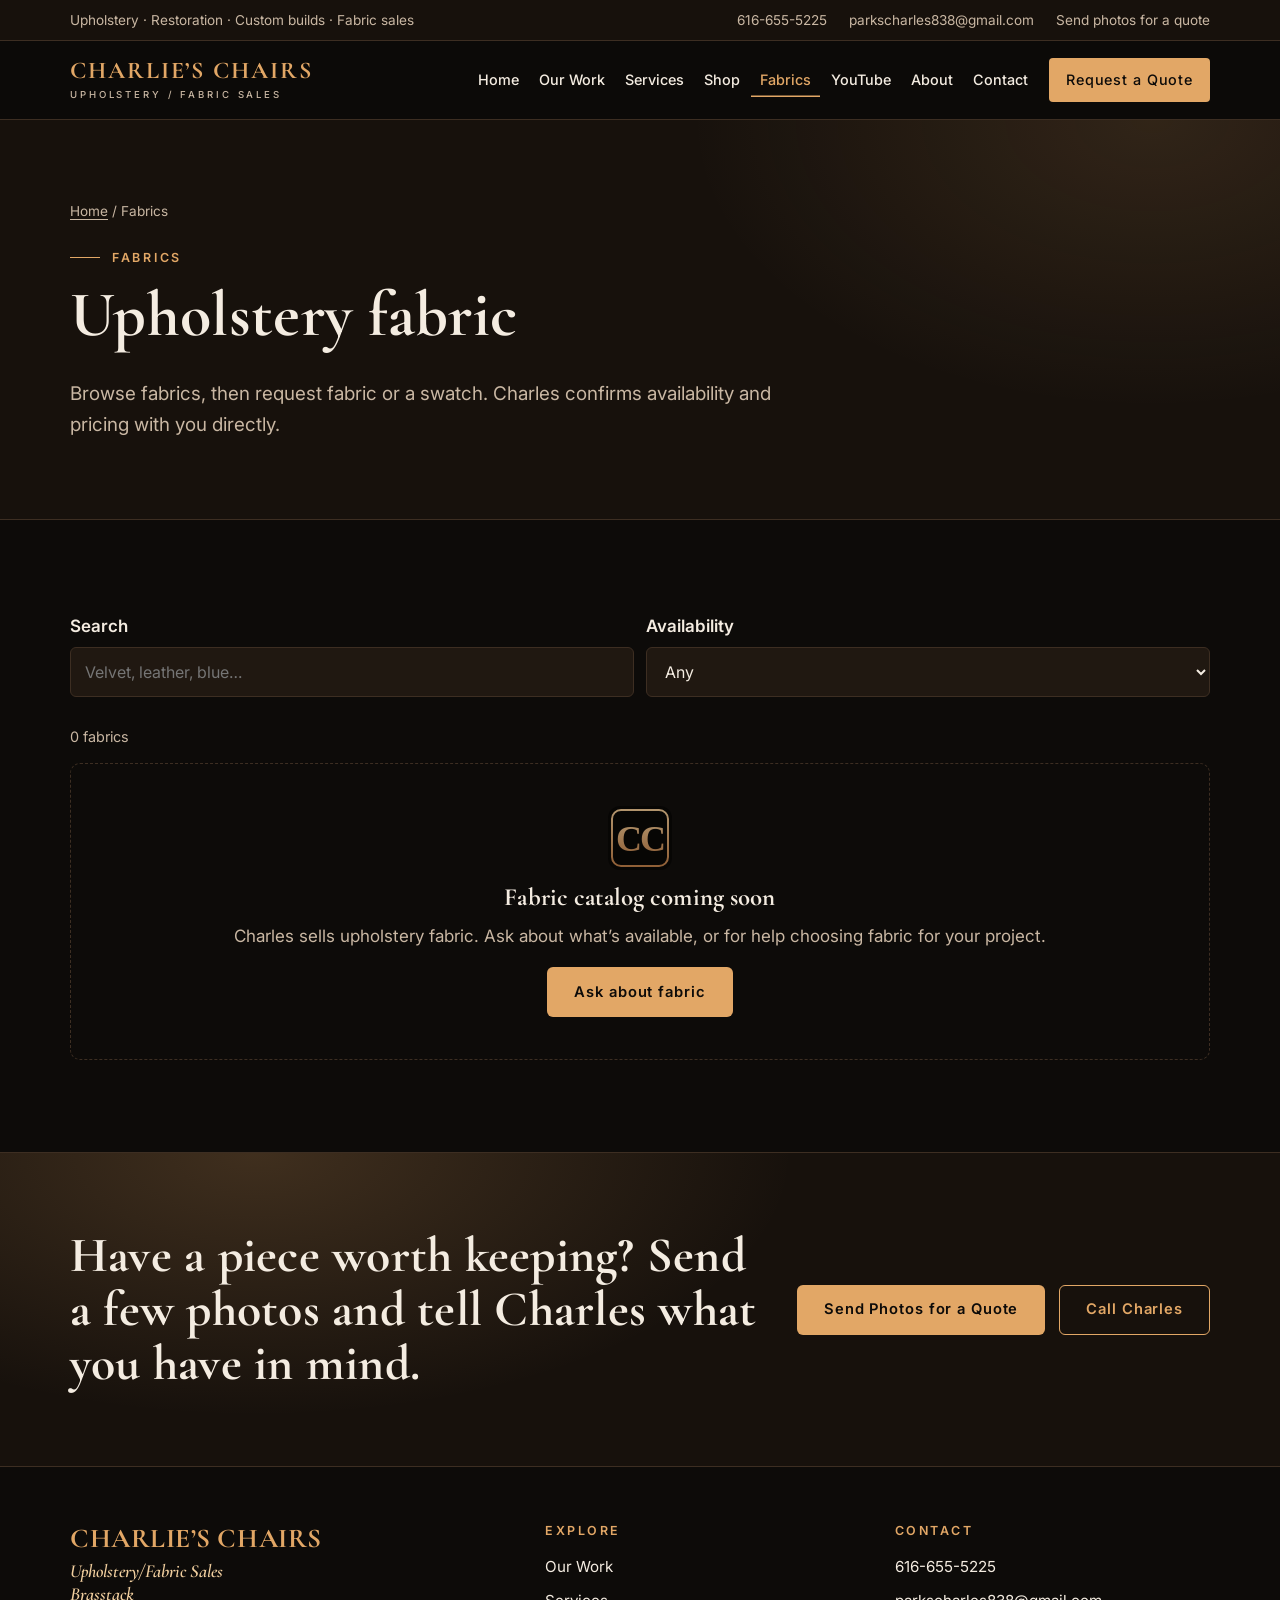
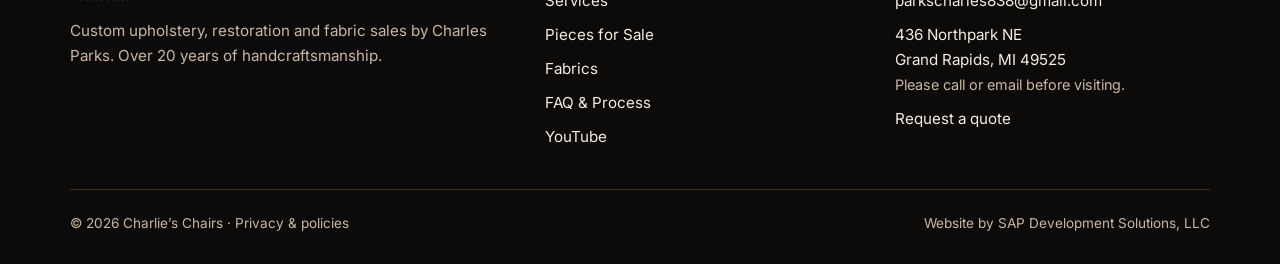
<file: fabrics.html>
<!doctype html>
<html lang="en">
<head>
<meta charset="utf-8">
<meta name="viewport" content="width=device-width, initial-scale=1">
<title>Upholstery Fabric | Charlie’s Chairs</title>
<meta name="description" content="Browse upholstery fabrics from Charlie’s Chairs. Request fabric or a swatch and Charles will confirm availability.">
<meta name="theme-color" content="#050403">
<link rel="canonical" href="https://junearness.github.io/charlies-chairs/fabrics.html">
<meta property="og:type" content="website">
<meta property="og:site_name" content="Charlie’s Chairs">
<meta property="og:title" content="Upholstery Fabric | Charlie’s Chairs">
<meta property="og:description" content="Browse upholstery fabrics from Charlie’s Chairs. Request fabric or a swatch and Charles will confirm availability.">
<meta property="og:url" content="https://junearness.github.io/charlies-chairs/fabrics.html">
<meta property="og:image" content="https://junearness.github.io/charlies-chairs/og-image.jpg">
<meta name="twitter:card" content="summary_large_image">
<link rel="icon" href="favicon.svg" type="image/svg+xml">
<link rel="apple-touch-icon" href="apple-touch-icon.png">
<link rel="preconnect" href="https://fonts.googleapis.com">
<link rel="preconnect" href="https://fonts.gstatic.com" crossorigin>
<link rel="stylesheet" href="https://fonts.googleapis.com/css2?family=Cormorant+Garamond:ital,wght@0,600;0,700;1,600&family=Inter:wght@400;500;600;700&display=swap">
<link rel="stylesheet" href="style.css">
</head>
<body>
<a class="skip" href="#main">Skip to content</a>
<div class="utility"><div class="wrap">
  <span class="lead-text">Upholstery · Restoration · Custom builds · Fabric sales</span>
  <a data-phone-link data-show href="tel:6166555225">616-655-5225</a>
  <a class="u-email" data-email-link data-show href="mailto:parkscharles838@gmail.com">parkscharles838@gmail.com</a>
  <a href="quote.html">Send photos for a quote</a>
</div></div>
<header class="site-header">
  <div class="wrap">
    <a class="brand" href="index.html">
      <span class="brand-name">Charlie’s Chairs<small>Upholstery / Fabric Sales</small></span>
    </a>
    <button class="menu-btn" type="button" aria-expanded="false" aria-controls="site-nav">Menu</button>
    <nav class="nav" id="site-nav" aria-label="Main">
      <a href="index.html">Home</a><a href="work.html">Our Work</a><a href="services.html">Services</a><a href="shop.html">Shop</a><a href="fabrics.html" aria-current="page">Fabrics</a><a href="videos.html">YouTube</a><a href="about.html">About</a><a href="contact.html">Contact</a>
      <a class="btn btn-gold" href="quote.html">Request a Quote</a>
    </nav>
  </div>
</header>
<main id="main" tabindex="-1">
<section class="page-hero"><div class="wrap"><p class="crumbs"><a href="index.html">Home</a> / Fabrics</p>
  <p class="eyebrow">Fabrics</p><h1>Upholstery fabric</h1>
  <p class="lead">Browse fabrics, then request fabric or a swatch. Charles confirms availability and pricing with you directly.</p>
</div></section>
<section><div class="wrap">
  <div class="toolbar dark-form">
    <div class="field"><label for="fab-q">Search</label><input type="search" id="fab-q" placeholder="Velvet, leather, blue…"></div>
    <div class="field"><label for="fab-color">Color</label><select id="fab-color"><option value="">All colors</option></select></div>
    <div class="field"><label for="fab-pattern">Pattern</label><select id="fab-pattern"><option value="">All patterns</option></select></div>
    <div class="field"><label for="fab-stock">Availability</label><select id="fab-stock"><option value="">Any</option><option value="in_stock">In stock</option><option value="low_stock">Low stock</option><option value="special_order">Special order</option></select></div>
  </div>
  <p class="muted small" id="fab-count" aria-live="polite"></p>
  <div data-fabrics><p class="muted">Loading…</p></div>
</div></section>
<section class="cta"><div class="wrap"><h2>Have a piece worth keeping? Send a few photos and tell Charles what you have in mind.</h2>
<div class="btn-row"><a class="btn btn-gold" href="quote.html">Send Photos for a Quote</a><a class="btn btn-line" data-phone-link href="tel:6166555225">Call Charles</a></div></div></section>
</main>
<footer class="site-footer">
  <div class="wrap">
    <div class="footer-grid">
      <div class="footer-brand">
        <p class="footer-word">Charlie’s Chairs</p>
        <p class="footer-tag">Upholstery/Fabric Sales<br>Brasstack</p>
        <p><span class="muted">Custom upholstery, restoration and fabric sales by Charles Parks. Over 20 years of handcraftsmanship.</span></p>
      </div>
      <div>
        <h2>Explore</h2>
        <ul>
          <li><a href="work.html">Our Work</a></li>
          <li><a href="services.html">Services</a></li>
          <li><a href="shop.html">Pieces for Sale</a></li>
          <li><a href="fabrics.html">Fabrics</a></li>
          <li><a href="faq.html">FAQ &amp; Process</a></li>
          <li><a href="videos.html">YouTube</a></li>
        </ul>
      </div>
      <div>
        <h2>Contact</h2>
        <ul>
          <li><a data-phone-link data-show href="tel:6166555225">616-655-5225</a></li>
          <li><a data-email-link data-show href="mailto:parkscharles838@gmail.com">parkscharles838@gmail.com</a></li>
          <li data-site="address">436 Northpark NE<br>Grand Rapids, MI 49525</li>
          <li><a href="quote.html">Request a quote</a></li>
        </ul>
      </div>
    </div>
    <div class="legal"><span>© <span data-year>2026</span> Charlie’s Chairs · <a href="policies.html">Privacy &amp; policies</a></span><span data-credit>Website by SAP Development Solutions, LLC</span></div>
  </div>
</footer>
<script src="data.js"></script>
<script src="supabase.js"></script>
<script src="api.js"></script>
<script src="site.js"></script>
</body>
</html>
</file>
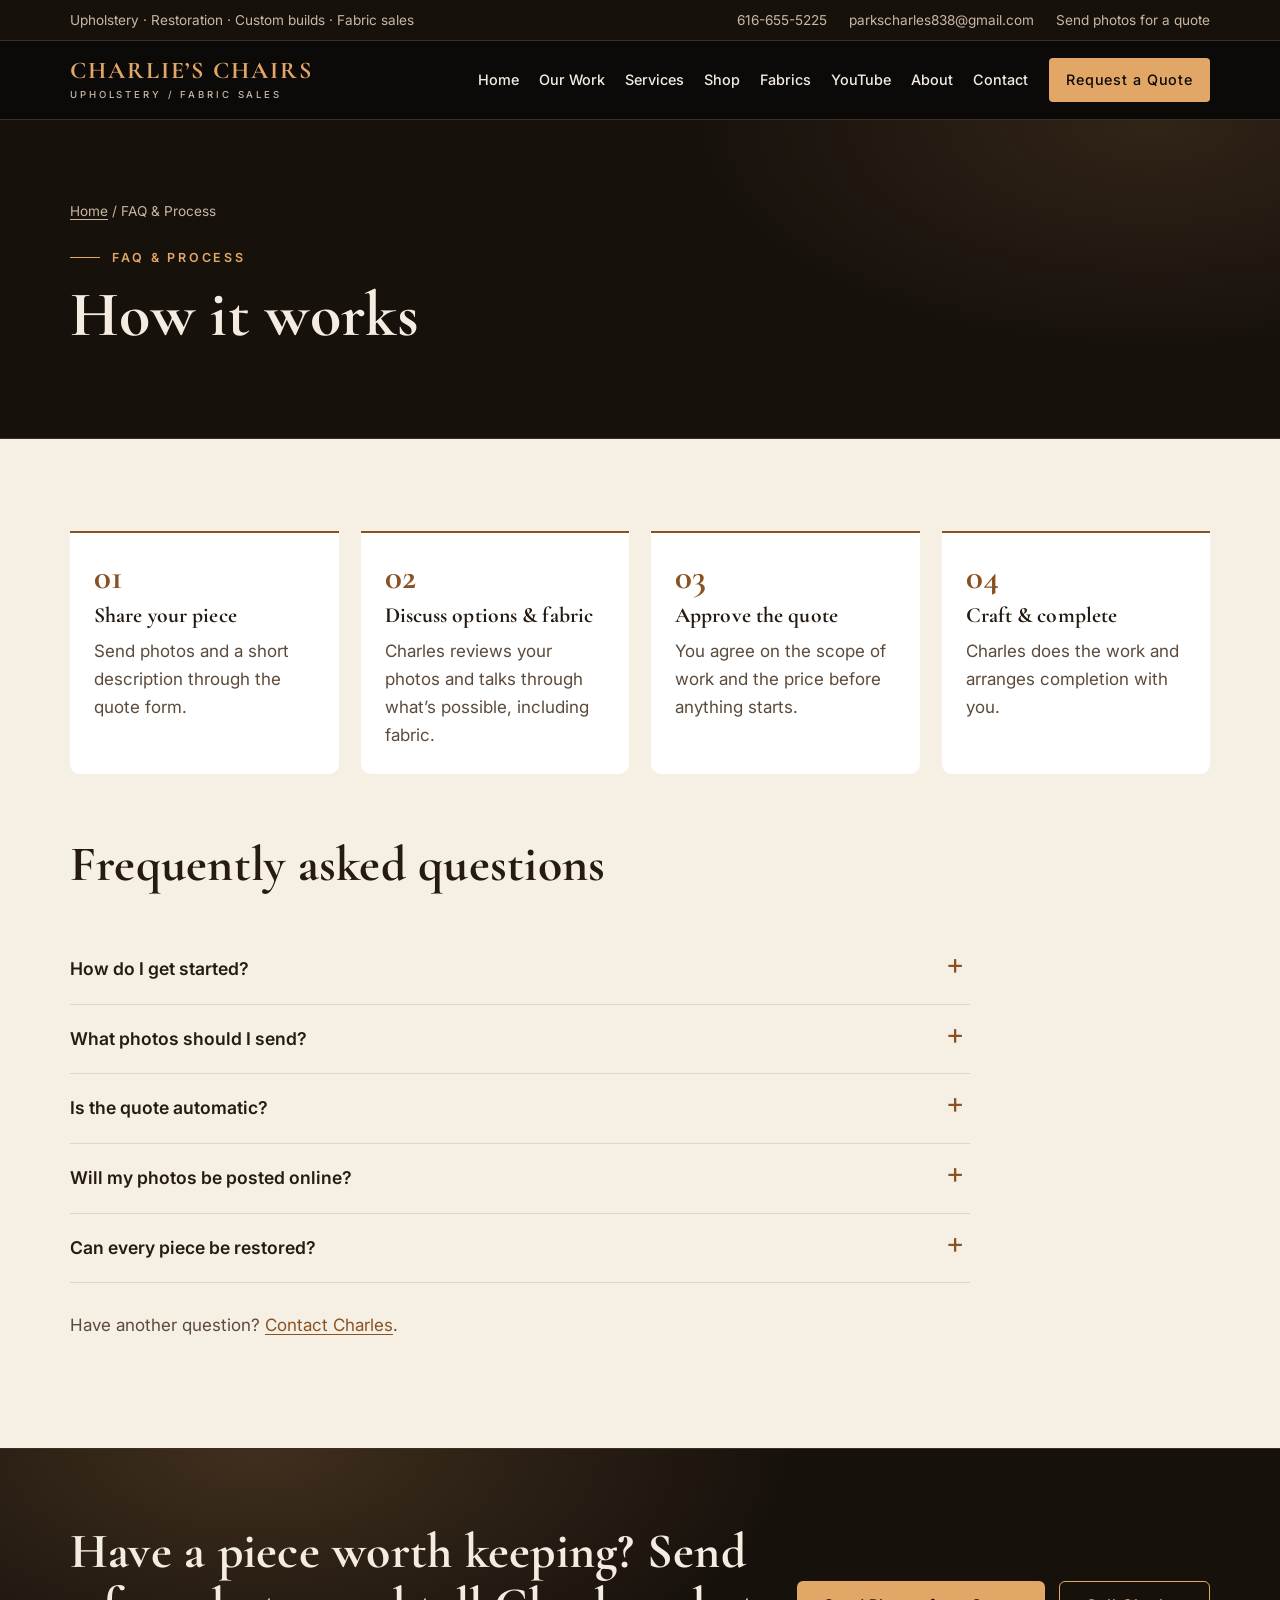
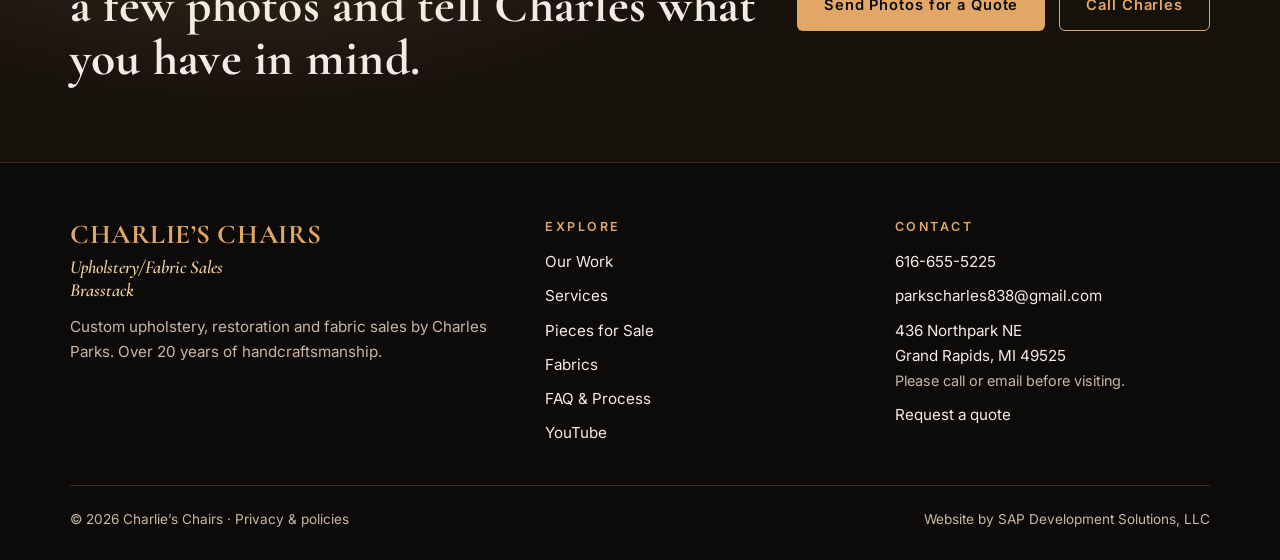
<file: faq.html>
<!doctype html>
<html lang="en">
<head>
<meta charset="utf-8">
<meta name="viewport" content="width=device-width, initial-scale=1">
<title>FAQ &amp; Process | Charlie’s Chairs</title>
<meta name="description" content="How a Charlie’s Chairs project works: what photos to send, how quotes work, fabric selection and completion.">
<meta name="theme-color" content="#050403">
<link rel="canonical" href="https://junearness.github.io/charlies-chairs/faq.html">
<meta property="og:type" content="website">
<meta property="og:site_name" content="Charlie’s Chairs">
<meta property="og:title" content="FAQ &amp; Process | Charlie’s Chairs">
<meta property="og:description" content="How a Charlie’s Chairs project works: what photos to send, how quotes work, fabric selection and completion.">
<meta property="og:url" content="https://junearness.github.io/charlies-chairs/faq.html">
<meta property="og:image" content="https://junearness.github.io/charlies-chairs/og-image.jpg">
<meta name="twitter:card" content="summary_large_image">
<link rel="icon" href="favicon.svg" type="image/svg+xml">
<link rel="apple-touch-icon" href="apple-touch-icon.png">
<link rel="preconnect" href="https://fonts.googleapis.com">
<link rel="preconnect" href="https://fonts.gstatic.com" crossorigin>
<link rel="stylesheet" href="https://fonts.googleapis.com/css2?family=Cormorant+Garamond:ital,wght@0,600;0,700;1,600&family=Inter:wght@400;500;600;700&display=swap">
<link rel="stylesheet" href="style.css">
</head>
<body>
<a class="skip" href="#main">Skip to content</a>
<div class="utility"><div class="wrap">
  <span class="lead-text">Upholstery · Restoration · Custom builds · Fabric sales</span>
  <a data-phone-link data-show href="tel:6166555225">616-655-5225</a>
  <a class="u-email" data-email-link data-show href="mailto:parkscharles838@gmail.com">parkscharles838@gmail.com</a>
  <a href="quote.html">Send photos for a quote</a>
</div></div>
<header class="site-header">
  <div class="wrap">
    <a class="brand" href="index.html">
      <span class="brand-name">Charlie’s Chairs<small>Upholstery / Fabric Sales</small></span>
    </a>
    <button class="menu-btn" type="button" aria-expanded="false" aria-controls="site-nav">Menu</button>
    <nav class="nav" id="site-nav" aria-label="Main">
      <a href="index.html">Home</a><a href="work.html">Our Work</a><a href="services.html">Services</a><a href="shop.html">Shop</a><a href="fabrics.html">Fabrics</a><a href="videos.html">YouTube</a><a href="about.html">About</a><a href="contact.html">Contact</a>
      <a class="btn btn-gold" href="quote.html">Request a Quote</a>
    </nav>
  </div>
</header>
<main id="main" tabindex="-1">
<section class="page-hero"><div class="wrap"><p class="crumbs"><a href="index.html">Home</a> / FAQ &amp; Process</p>
  <p class="eyebrow">FAQ &amp; process</p><h1>How it works</h1>
</div></section>
<section class="light"><div class="wrap">
  <ol class="steps">
  <li><h3>Share your piece</h3><p>Send photos and a short description through the quote form.</p></li>
  <li><h3>Discuss options &amp; fabric</h3><p>Charles reviews your photos and talks through what’s possible, including fabric.</p></li>
  <li><h3>Approve the quote</h3><p>You agree on the scope of work and the price before anything starts.</p></li>
  <li><h3>Craft &amp; complete</h3><p>Charles does the work and arranges completion with you.</p></li>
</ol>
  <div class="section-head" style="margin-top:64px"><h2>Frequently asked questions</h2></div>
  <div class="faq" data-faq style="max-width:900px"><p class="muted">Loading…</p></div>
  <p class="muted" style="margin-top:28px">Have another question? <a href="contact.html">Contact Charles</a>.</p>
</div></section>
<section class="cta"><div class="wrap"><h2>Have a piece worth keeping? Send a few photos and tell Charles what you have in mind.</h2>
<div class="btn-row"><a class="btn btn-gold" href="quote.html">Send Photos for a Quote</a><a class="btn btn-line" data-phone-link href="tel:6166555225">Call Charles</a></div></div></section>
</main>
<footer class="site-footer">
  <div class="wrap">
    <div class="footer-grid">
      <div class="footer-brand">
        <p class="footer-word">Charlie’s Chairs</p>
        <p class="footer-tag">Upholstery/Fabric Sales<br>Brasstack</p>
        <p><span class="muted">Custom upholstery, restoration and fabric sales by Charles Parks. Over 20 years of handcraftsmanship.</span></p>
      </div>
      <div>
        <h2>Explore</h2>
        <ul>
          <li><a href="work.html">Our Work</a></li>
          <li><a href="services.html">Services</a></li>
          <li><a href="shop.html">Pieces for Sale</a></li>
          <li><a href="fabrics.html">Fabrics</a></li>
          <li><a href="faq.html">FAQ &amp; Process</a></li>
          <li><a href="videos.html">YouTube</a></li>
        </ul>
      </div>
      <div>
        <h2>Contact</h2>
        <ul>
          <li><a data-phone-link data-show href="tel:6166555225">616-655-5225</a></li>
          <li><a data-email-link data-show href="mailto:parkscharles838@gmail.com">parkscharles838@gmail.com</a></li>
          <li data-site="address">436 Northpark NE<br>Grand Rapids, MI 49525</li>
          <li><a href="quote.html">Request a quote</a></li>
        </ul>
      </div>
    </div>
    <div class="legal"><span>© <span data-year>2026</span> Charlie’s Chairs · <a href="policies.html">Privacy &amp; policies</a></span><span data-credit>Website by SAP Development Solutions, LLC</span></div>
  </div>
</footer>
<script src="data.js"></script>
<script src="supabase.js"></script>
<script src="api.js"></script>
<script src="site.js"></script>
</body>
</html>
</file>
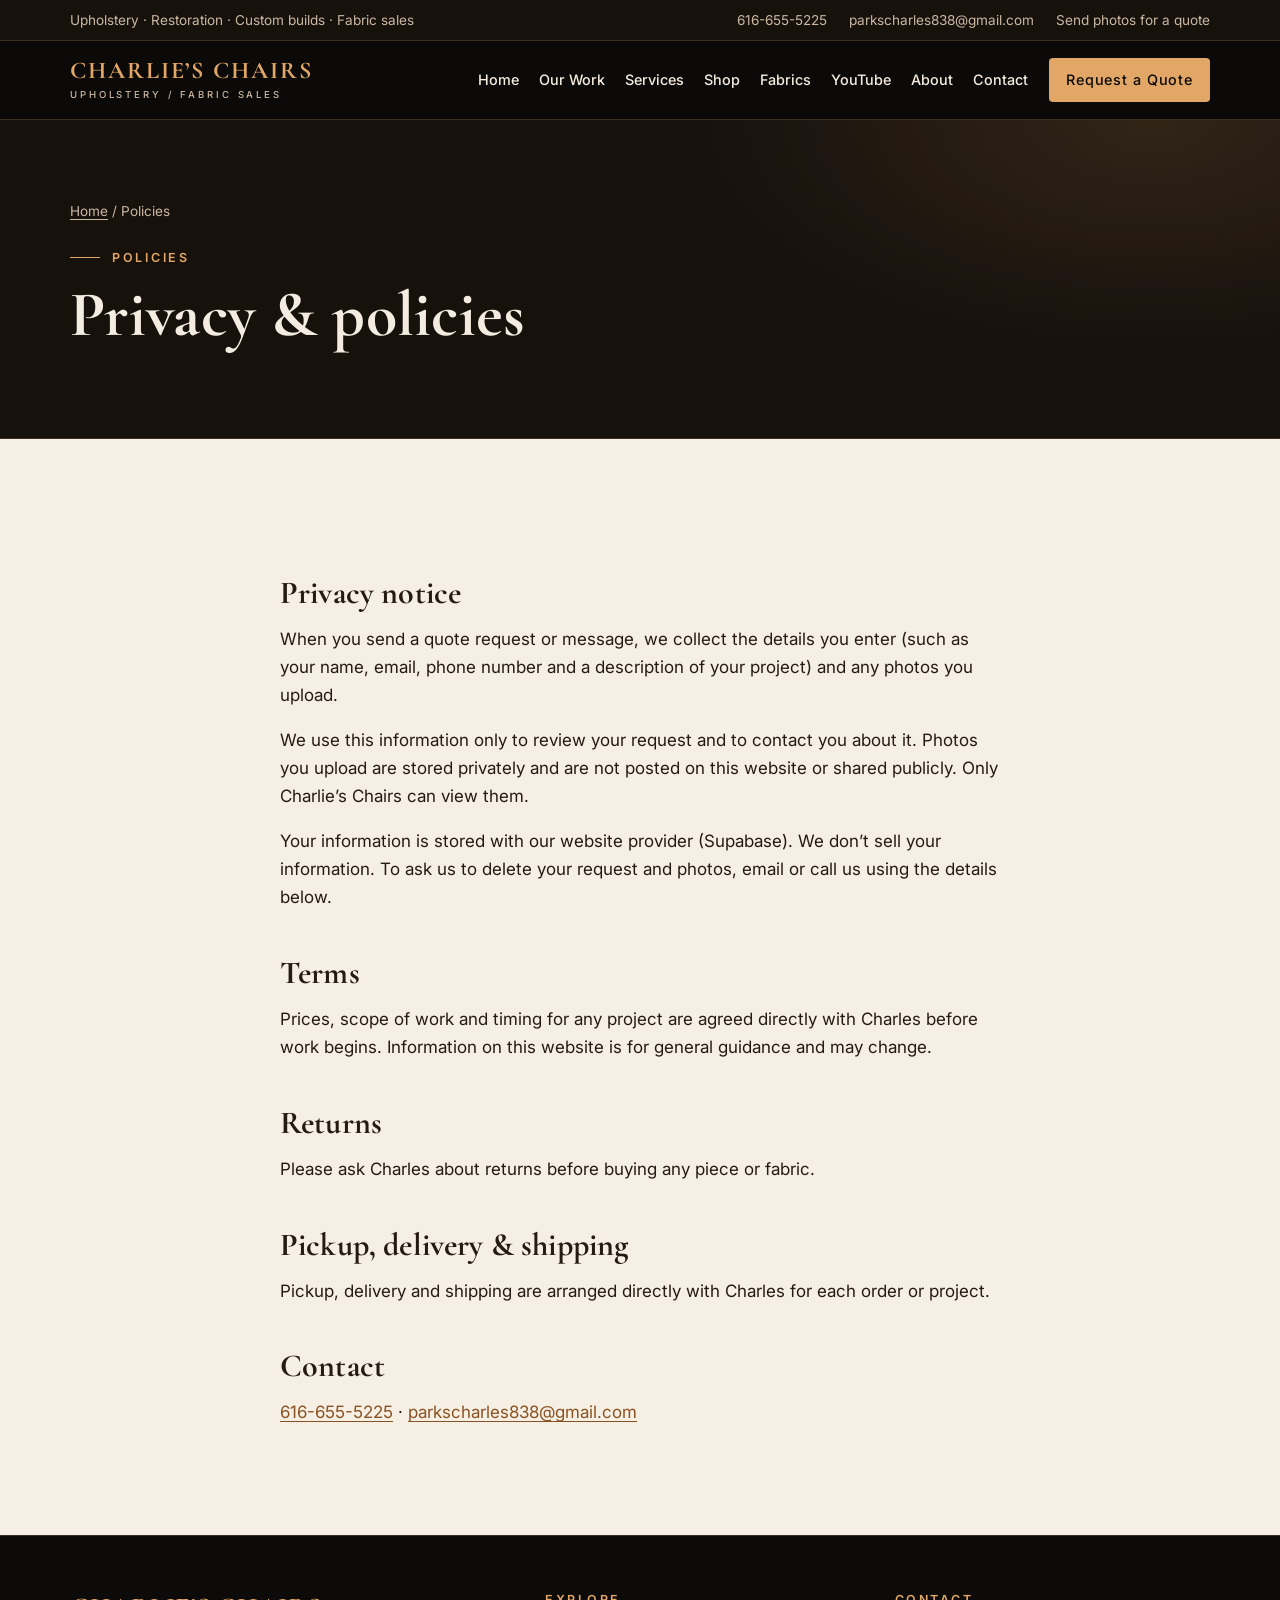
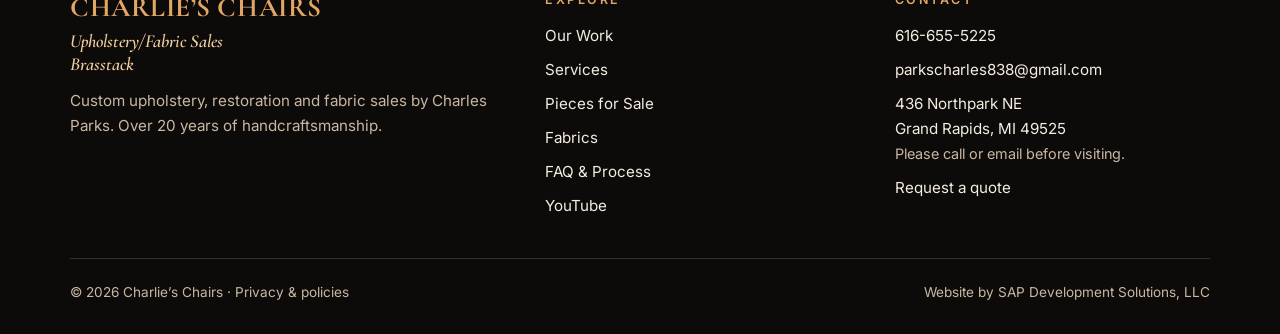
<file: policies.html>
<!doctype html>
<html lang="en">
<head>
<meta charset="utf-8">
<meta name="viewport" content="width=device-width, initial-scale=1">
<title>Privacy &amp; Policies | Charlie’s Chairs</title>
<meta name="description" content="Privacy notice and policies for Charlie’s Chairs.">
<meta name="theme-color" content="#050403">
<link rel="canonical" href="https://junearness.github.io/charlies-chairs/policies.html">
<meta property="og:type" content="website">
<meta property="og:site_name" content="Charlie’s Chairs">
<meta property="og:title" content="Privacy &amp; Policies | Charlie’s Chairs">
<meta property="og:description" content="Privacy notice and policies for Charlie’s Chairs.">
<meta property="og:url" content="https://junearness.github.io/charlies-chairs/policies.html">
<meta property="og:image" content="https://junearness.github.io/charlies-chairs/og-image.jpg">
<meta name="twitter:card" content="summary_large_image">
<link rel="icon" href="favicon.svg" type="image/svg+xml">
<link rel="apple-touch-icon" href="apple-touch-icon.png">
<link rel="preconnect" href="https://fonts.googleapis.com">
<link rel="preconnect" href="https://fonts.gstatic.com" crossorigin>
<link rel="stylesheet" href="https://fonts.googleapis.com/css2?family=Cormorant+Garamond:ital,wght@0,600;0,700;1,600&family=Inter:wght@400;500;600;700&display=swap">
<link rel="stylesheet" href="style.css">
</head>
<body>
<a class="skip" href="#main">Skip to content</a>
<div class="utility"><div class="wrap">
  <span class="lead-text">Upholstery · Restoration · Custom builds · Fabric sales</span>
  <a data-phone-link data-show href="tel:6166555225">616-655-5225</a>
  <a class="u-email" data-email-link data-show href="mailto:parkscharles838@gmail.com">parkscharles838@gmail.com</a>
  <a href="quote.html">Send photos for a quote</a>
</div></div>
<header class="site-header">
  <div class="wrap">
    <a class="brand" href="index.html">
      <span class="brand-name">Charlie’s Chairs<small>Upholstery / Fabric Sales</small></span>
    </a>
    <button class="menu-btn" type="button" aria-expanded="false" aria-controls="site-nav">Menu</button>
    <nav class="nav" id="site-nav" aria-label="Main">
      <a href="index.html">Home</a><a href="work.html">Our Work</a><a href="services.html">Services</a><a href="shop.html">Shop</a><a href="fabrics.html">Fabrics</a><a href="videos.html">YouTube</a><a href="about.html">About</a><a href="contact.html">Contact</a>
      <a class="btn btn-gold" href="quote.html">Request a Quote</a>
    </nav>
  </div>
</header>
<main id="main" tabindex="-1">
<section class="page-hero"><div class="wrap"><p class="crumbs"><a href="index.html">Home</a> / Policies</p>
  <p class="eyebrow">Policies</p><h1>Privacy &amp; policies</h1>
</div></section>
<section class="light"><div class="wrap prose">
  <h2 id="privacy">Privacy notice</h2>
  <div data-policy="privacy">
    <p>When you send a quote request or message, we collect the details you enter (such as your name, email, phone number and a description of your project) and any photos you upload.</p>
    <p>We use this information only to review your request and to contact you about it. Photos you upload are stored privately and are not posted on this website or shared publicly. Only Charlie’s Chairs can view them.</p>
    <p>Your information is stored with our website provider (Supabase). We don’t sell your information. To ask us to delete your request and photos, email or call us using the details below.</p>
  </div>
  <h2 id="terms">Terms</h2>
  <div data-policy="terms"><p>Prices, scope of work and timing for any project are agreed directly with Charles before work begins. Information on this website is for general guidance and may change.</p></div>
  <h2 id="returns">Returns</h2>
  <div data-policy="returns"><p>Please ask Charles about returns before buying any piece or fabric.</p></div>
  <h2 id="shipping">Pickup, delivery &amp; shipping</h2>
  <div data-policy="shipping"><p>Pickup, delivery and shipping are arranged directly with Charles for each order or project.</p></div>
  <h2>Contact</h2>
  <p><a data-phone-link data-show href="tel:6166555225">616-655-5225</a> · <a data-email-link data-show href="mailto:parkscharles838@gmail.com">parkscharles838@gmail.com</a></p>
</div></section>

</main>
<footer class="site-footer">
  <div class="wrap">
    <div class="footer-grid">
      <div class="footer-brand">
        <p class="footer-word">Charlie’s Chairs</p>
        <p class="footer-tag">Upholstery/Fabric Sales<br>Brasstack</p>
        <p><span class="muted">Custom upholstery, restoration and fabric sales by Charles Parks. Over 20 years of handcraftsmanship.</span></p>
      </div>
      <div>
        <h2>Explore</h2>
        <ul>
          <li><a href="work.html">Our Work</a></li>
          <li><a href="services.html">Services</a></li>
          <li><a href="shop.html">Pieces for Sale</a></li>
          <li><a href="fabrics.html">Fabrics</a></li>
          <li><a href="faq.html">FAQ &amp; Process</a></li>
          <li><a href="videos.html">YouTube</a></li>
        </ul>
      </div>
      <div>
        <h2>Contact</h2>
        <ul>
          <li><a data-phone-link data-show href="tel:6166555225">616-655-5225</a></li>
          <li><a data-email-link data-show href="mailto:parkscharles838@gmail.com">parkscharles838@gmail.com</a></li>
          <li data-site="address">436 Northpark NE<br>Grand Rapids, MI 49525</li>
          <li><a href="quote.html">Request a quote</a></li>
        </ul>
      </div>
    </div>
    <div class="legal"><span>© <span data-year>2026</span> Charlie’s Chairs · <a href="policies.html">Privacy &amp; policies</a></span><span data-credit>Website by SAP Development Solutions, LLC</span></div>
  </div>
</footer>
<script src="data.js"></script>
<script src="supabase.js"></script>
<script src="api.js"></script>
<script src="site.js"></script>
</body>
</html>
</file>
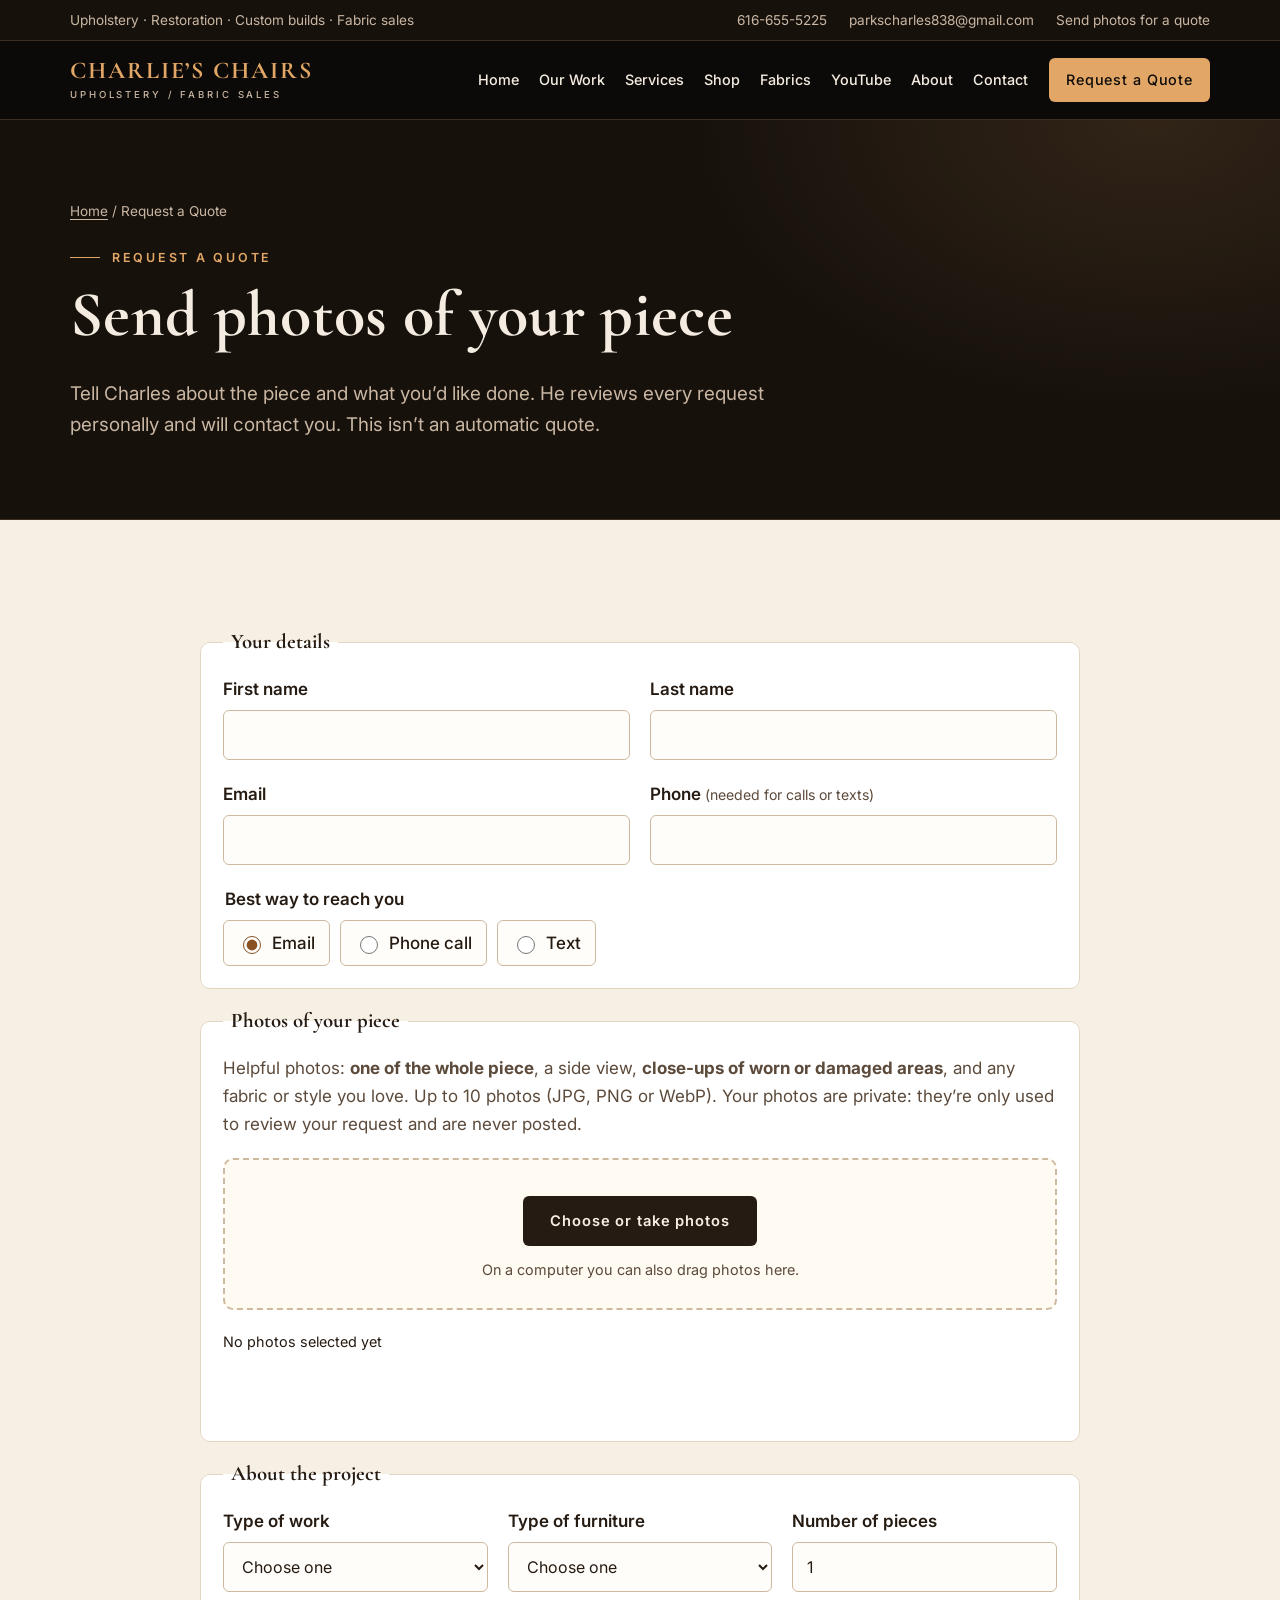
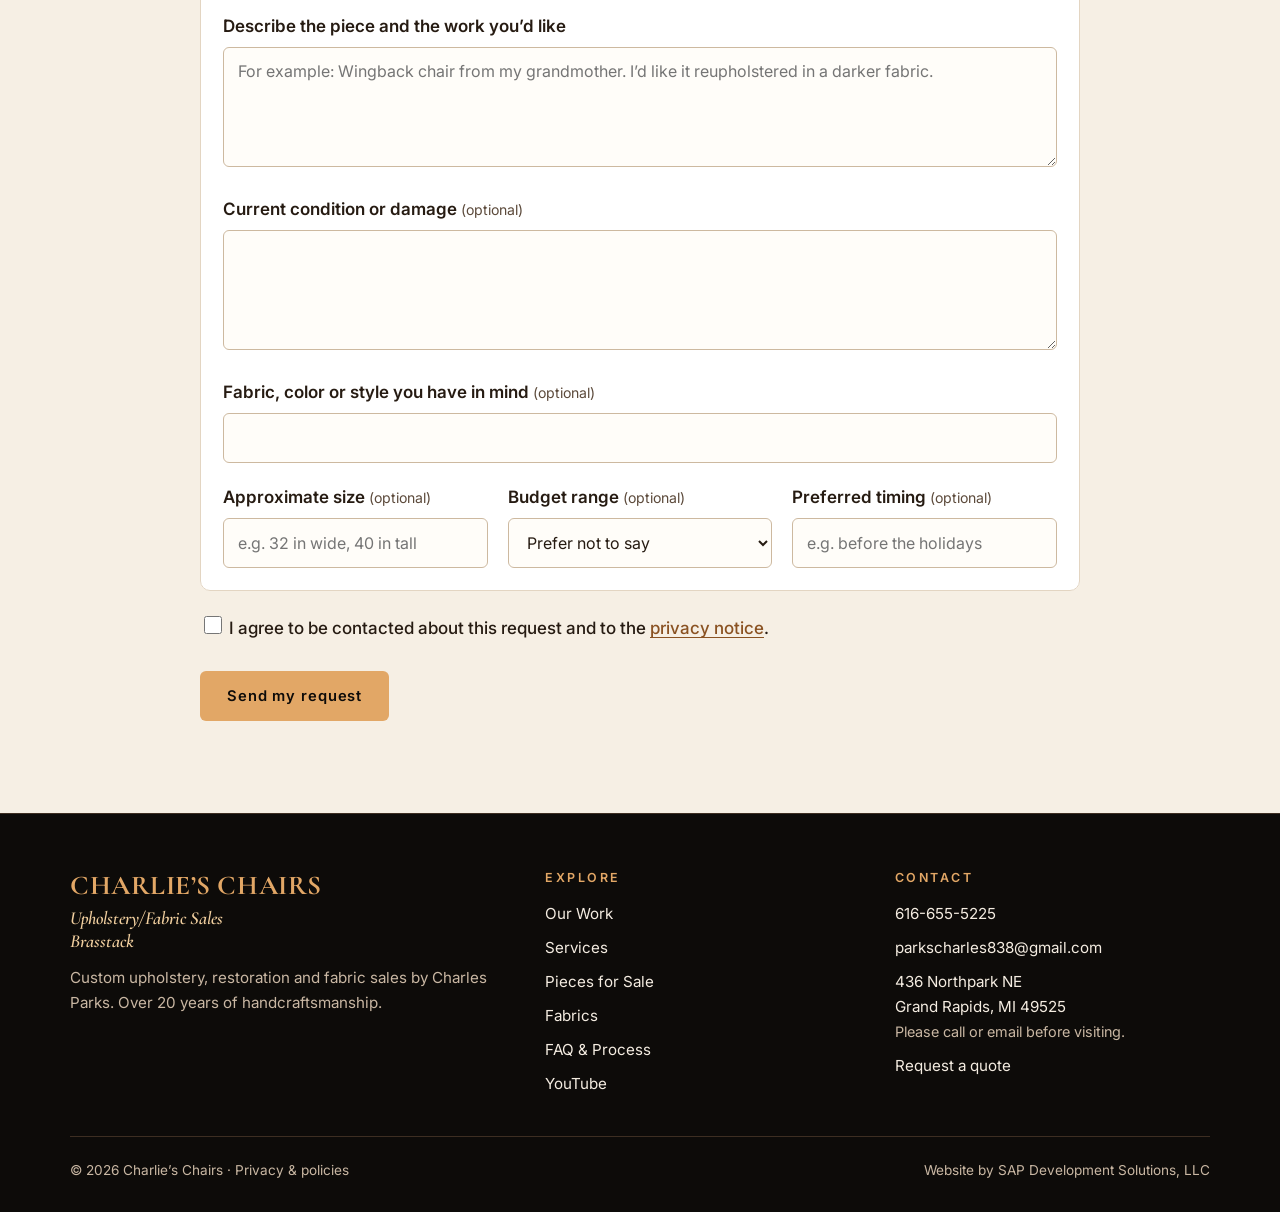
<file: quote.html>
<!doctype html>
<html lang="en">
<head>
<meta charset="utf-8">
<meta name="viewport" content="width=device-width, initial-scale=1">
<title>Request a Quote | Send Photos of Your Furniture | Charlie’s Chairs</title>
<meta name="description" content="Send photos of your chair, sofa or other piece and tell Charles what you’d like done. He reviews every request personally.">
<meta name="theme-color" content="#050403">
<link rel="canonical" href="https://junearness.github.io/charlies-chairs/quote.html">
<meta property="og:type" content="website">
<meta property="og:site_name" content="Charlie’s Chairs">
<meta property="og:title" content="Request a Quote | Send Photos of Your Furniture | Charlie’s Chairs">
<meta property="og:description" content="Send photos of your chair, sofa or other piece and tell Charles what you’d like done. He reviews every request personally.">
<meta property="og:url" content="https://junearness.github.io/charlies-chairs/quote.html">
<meta property="og:image" content="https://junearness.github.io/charlies-chairs/og-image.jpg">
<meta name="twitter:card" content="summary_large_image">
<link rel="icon" href="favicon.svg" type="image/svg+xml">
<link rel="apple-touch-icon" href="apple-touch-icon.png">
<link rel="preconnect" href="https://fonts.googleapis.com">
<link rel="preconnect" href="https://fonts.gstatic.com" crossorigin>
<link rel="stylesheet" href="https://fonts.googleapis.com/css2?family=Cormorant+Garamond:ital,wght@0,600;0,700;1,600&family=Inter:wght@400;500;600;700&display=swap">
<link rel="stylesheet" href="style.css">
</head>
<body>
<a class="skip" href="#main">Skip to content</a>
<div class="utility"><div class="wrap">
  <span class="lead-text">Upholstery · Restoration · Custom builds · Fabric sales</span>
  <a data-phone-link data-show href="tel:6166555225">616-655-5225</a>
  <a class="u-email" data-email-link data-show href="mailto:parkscharles838@gmail.com">parkscharles838@gmail.com</a>
  <a href="quote.html">Send photos for a quote</a>
</div></div>
<header class="site-header">
  <div class="wrap">
    <a class="brand" href="index.html">
      <span class="brand-name">Charlie’s Chairs<small>Upholstery / Fabric Sales</small></span>
    </a>
    <button class="menu-btn" type="button" aria-expanded="false" aria-controls="site-nav">Menu</button>
    <nav class="nav" id="site-nav" aria-label="Main">
      <a href="index.html">Home</a><a href="work.html">Our Work</a><a href="services.html">Services</a><a href="shop.html">Shop</a><a href="fabrics.html">Fabrics</a><a href="videos.html">YouTube</a><a href="about.html">About</a><a href="contact.html">Contact</a>
      <a class="btn btn-gold" href="quote.html" aria-current="page">Request a Quote</a>
    </nav>
  </div>
</header>
<main id="main" tabindex="-1">
<section class="page-hero"><div class="wrap"><p class="crumbs"><a href="index.html">Home</a> / Request a Quote</p>
  <p class="eyebrow">Request a quote</p><h1 id="quote-title">Send photos of your piece</h1>
  <p class="lead">Tell Charles about the piece and what you’d like done. He reviews every request personally and will contact you. This isn’t an automatic quote.</p>
</div></section>
<section class="light"><div class="wrap" style="max-width:920px">
  <p class="asking" id="asking" hidden></p>
  <form class="form" id="quote-form" novalidate style="margin-top:20px">
    <div class="hp" aria-hidden="true"><label for="q-web">Leave empty</label><input type="text" id="q-web" tabindex="-1" autocomplete="off"></div>

    <fieldset class="group"><legend>Your details</legend>
      <div class="row">
        <div class="field"><label for="q-first">First name</label><input type="text" id="q-first" autocomplete="given-name" required maxlength="60"><p class="err">Please enter your first name.</p></div>
        <div class="field"><label for="q-last">Last name</label><input type="text" id="q-last" autocomplete="family-name" maxlength="60"></div>
      </div>
      <div class="row">
        <div class="field"><label for="q-email">Email</label><input type="email" id="q-email" autocomplete="email" required maxlength="160"><p class="err">Please enter a valid email address.</p></div>
        <div class="field"><label for="q-phone">Phone <span class="opt">(needed for calls or texts)</span></label><input type="tel" id="q-phone" autocomplete="tel" maxlength="30"><p class="err">Please enter a phone number with area code.</p></div>
      </div>
      <div class="field"><fieldset style="border:0;padding:0;margin:0"><legend class="label">Best way to reach you</legend><div class="choice">
        <label><input type="radio" name="contact_method" value="email" checked> Email</label>
        <label><input type="radio" name="contact_method" value="phone"> Phone call</label>
        <label><input type="radio" name="contact_method" value="text"> Text</label></div></fieldset></div>
    </fieldset>

    <fieldset class="group" data-project-only><legend>Photos of your piece</legend>
      <p class="muted" style="margin:0">Helpful photos: <strong>one of the whole piece</strong>, a side view, <strong>close-ups of worn or damaged areas</strong>, and any fabric or style you love. Up to 10 photos (JPG, PNG or WebP). Your photos are private: they’re only used to review your request and are never posted.</p>
      <div class="drop" id="drop">
        <label class="btn btn-dark" for="q-photos">Choose or take photos</label>
        <input type="file" id="q-photos" accept="image/jpeg,image/png,image/webp" multiple>
        <p class="small muted" style="margin:6px 0 0">On a computer you can also drag photos here.</p>
      </div>
      <p class="small" id="photo-count" aria-live="polite"></p>
      <p class="small" id="photo-msg" role="alert" hidden style="color:#a3261b"></p>
      <ul class="thumbs-grid" id="photo-list" aria-label="Selected photos"></ul>
      <div class="progress" id="upload-progress" hidden><span></span></div>
    </fieldset>

    <fieldset class="group"><legend>About the project</legend>
      <div class="row" data-project-only>
        <div class="field"><label for="q-project">Type of work</label><select id="q-project" required></select><p class="err">Please choose the type of work.</p></div>
        <div class="field"><label for="q-furniture">Type of furniture</label><select id="q-furniture" required></select><p class="err">Please choose the type of furniture.</p></div>
        <div class="field"><label for="q-pieces">Number of pieces</label><input type="text" inputmode="numeric" id="q-pieces" value="1" pattern="[0-9]{1,3}" maxlength="3"><p class="err">Enter a number.</p></div>
      </div>
      <div class="field" id="qty-field" hidden><label for="q-qty">How much? <span class="opt">(e.g. 6 yards, or a swatch)</span></label><input type="text" id="q-qty" maxlength="60"></div>
      <div class="field"><label for="q-desc" id="q-desc-label">Describe the piece and the work you’d like</label><textarea id="q-desc" required maxlength="3000" placeholder="For example: Wingback chair from my grandmother. I’d like it reupholstered in a darker fabric."></textarea><p class="err">Please describe the piece and the work you’d like.</p></div>
      <div data-project-only>
        <div class="field"><label for="q-condition">Current condition or damage <span class="opt">(optional)</span></label><textarea id="q-condition" maxlength="2000" rows="3"></textarea></div>
        <div class="field" style="margin-top:20px"><label for="q-style">Fabric, color or style you have in mind <span class="opt">(optional)</span></label><input type="text" id="q-style" maxlength="1000"></div>
        <div class="row" style="margin-top:20px">
          <div class="field"><label for="q-dims">Approximate size <span class="opt">(optional)</span></label><input type="text" id="q-dims" maxlength="300" placeholder="e.g. 32 in wide, 40 in tall"></div>
          <div class="field"><label for="q-budget">Budget range <span class="opt">(optional)</span></label><select id="q-budget"></select></div>
          <div class="field"><label for="q-timing">Preferred timing <span class="opt">(optional)</span></label><input type="text" id="q-timing" maxlength="200" placeholder="e.g. before the holidays"></div>
        </div>
      </div>
    </fieldset>

    <div class="field"><label class="check"><input type="checkbox" id="q-consent" required> I agree to be contacted about this request and to the <a href="policies.html#privacy">privacy notice</a>.</label><p class="err">Please check this box so Charles can reply.</p></div>
    <div><button class="btn btn-gold" type="submit">Send my request</button></div>
    <div class="status" id="quote-status" role="status" tabindex="-1"></div>
  </form>
  <div class="card done-card" id="quote-done" hidden tabindex="-1">
    <p class="done-word" aria-hidden="true">Charlie’s Chairs</p>
    <h2>Request received</h2>
    <p>Your reference number:</p>
    <p class="ref" data-ref></p>
    <p><span data-photos></span>Charles will review your request and contact you. Keep your reference number in case you call.</p>
    <div class="btn-row" style="justify-content:center"><a class="btn btn-dark" href="work.html">Explore our work</a><a class="btn btn-line" href="index.html">Back to home</a></div>
  </div>
</div></section>

</main>
<footer class="site-footer">
  <div class="wrap">
    <div class="footer-grid">
      <div class="footer-brand">
        <p class="footer-word">Charlie’s Chairs</p>
        <p class="footer-tag">Upholstery/Fabric Sales<br>Brasstack</p>
        <p><span class="muted">Custom upholstery, restoration and fabric sales by Charles Parks. Over 20 years of handcraftsmanship.</span></p>
      </div>
      <div>
        <h2>Explore</h2>
        <ul>
          <li><a href="work.html">Our Work</a></li>
          <li><a href="services.html">Services</a></li>
          <li><a href="shop.html">Pieces for Sale</a></li>
          <li><a href="fabrics.html">Fabrics</a></li>
          <li><a href="faq.html">FAQ &amp; Process</a></li>
          <li><a href="videos.html">YouTube</a></li>
        </ul>
      </div>
      <div>
        <h2>Contact</h2>
        <ul>
          <li><a data-phone-link data-show href="tel:6166555225">616-655-5225</a></li>
          <li><a data-email-link data-show href="mailto:parkscharles838@gmail.com">parkscharles838@gmail.com</a></li>
          <li data-site="address">436 Northpark NE<br>Grand Rapids, MI 49525</li>
          <li><a href="quote.html">Request a quote</a></li>
        </ul>
      </div>
    </div>
    <div class="legal"><span>© <span data-year>2026</span> Charlie’s Chairs · <a href="policies.html">Privacy &amp; policies</a></span><span data-credit>Website by SAP Development Solutions, LLC</span></div>
  </div>
</footer>
<script src="data.js"></script>
<script src="supabase.js"></script>
<script src="api.js"></script>
<script src="site.js"></script>
<script src="quote.js"></script>
</body>
</html>
</file>
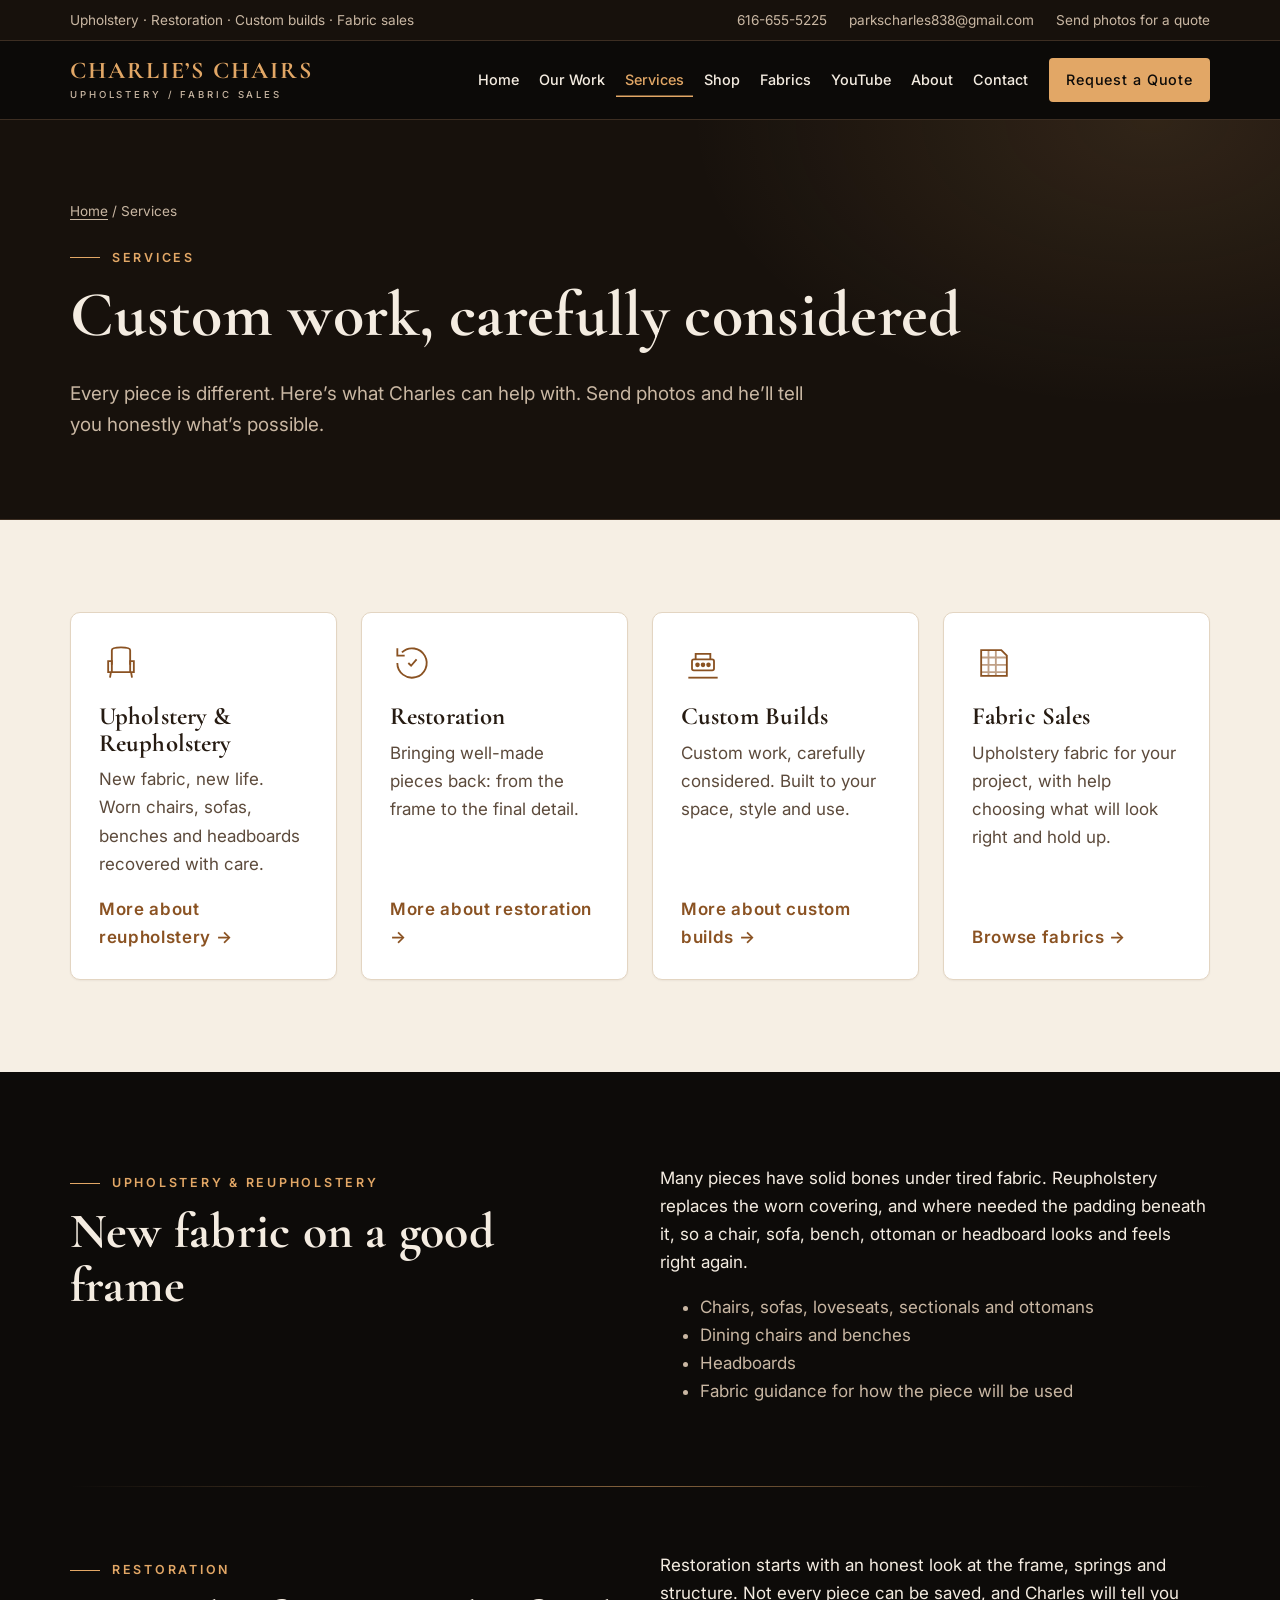
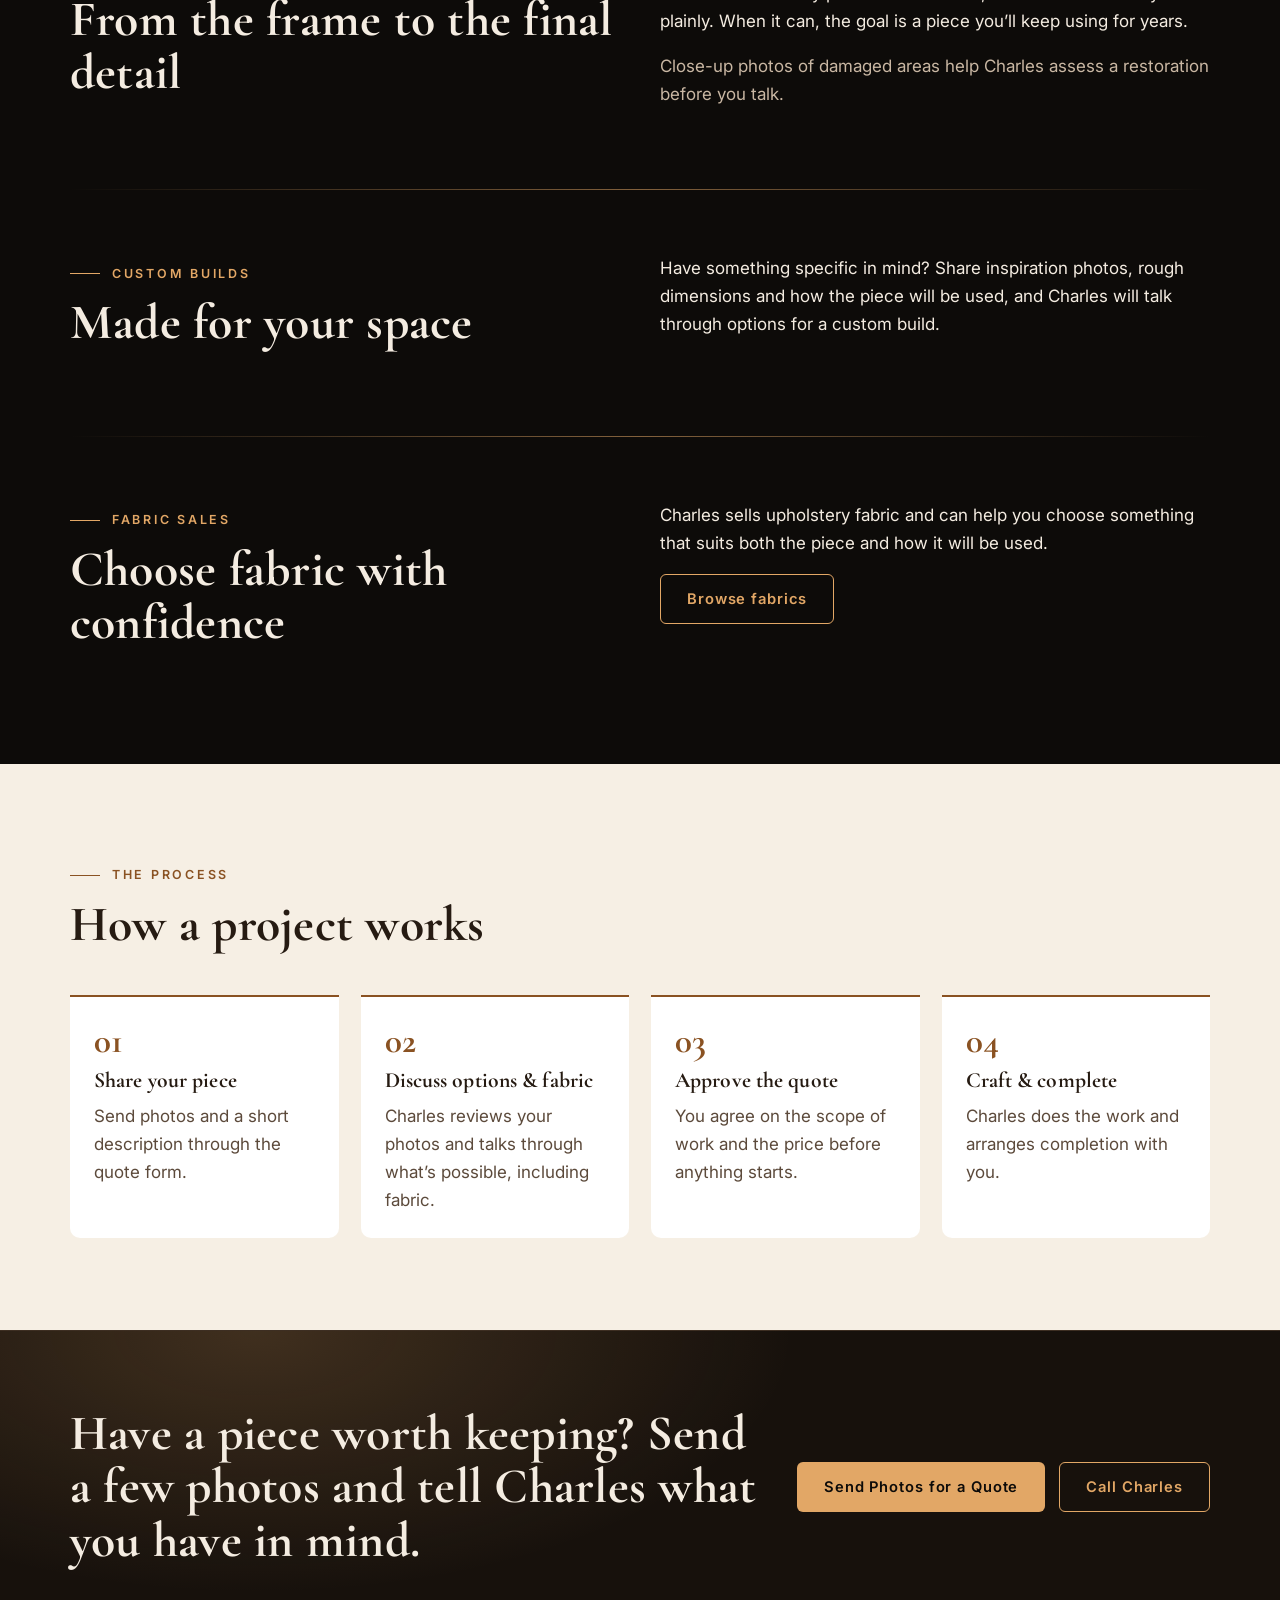
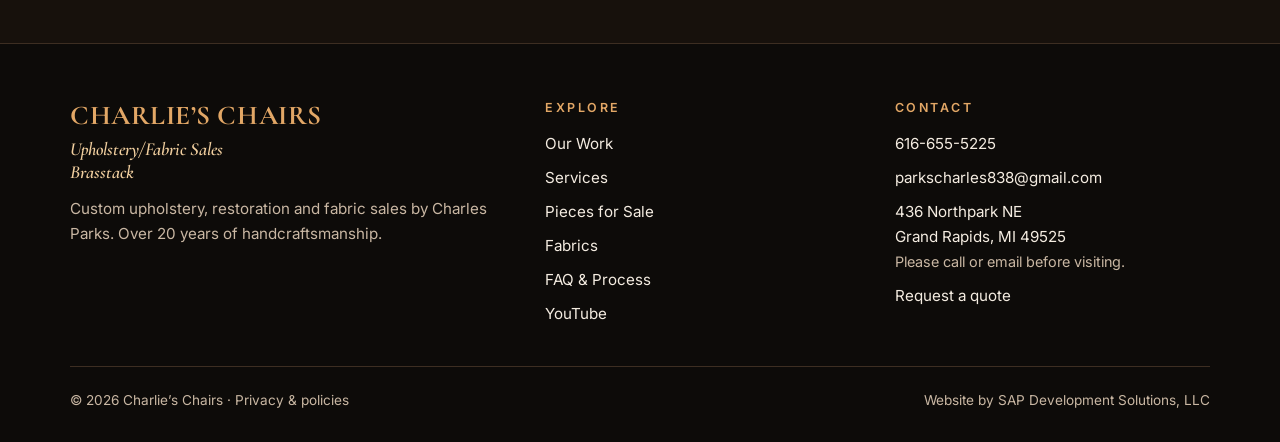
<file: services.html>
<!doctype html>
<html lang="en">
<head>
<meta charset="utf-8">
<meta name="viewport" content="width=device-width, initial-scale=1">
<title>Services | Upholstery, Restoration &amp; Custom Builds | Charlie’s Chairs</title>
<meta name="description" content="Reupholstery, furniture restoration, custom builds and fabric sales by Charles Parks in Grand Rapids, Michigan.">
<meta name="theme-color" content="#050403">
<link rel="canonical" href="https://junearness.github.io/charlies-chairs/services.html">
<meta property="og:type" content="website">
<meta property="og:site_name" content="Charlie’s Chairs">
<meta property="og:title" content="Services | Upholstery, Restoration &amp; Custom Builds | Charlie’s Chairs">
<meta property="og:description" content="Reupholstery, furniture restoration, custom builds and fabric sales by Charles Parks in Grand Rapids, Michigan.">
<meta property="og:url" content="https://junearness.github.io/charlies-chairs/services.html">
<meta property="og:image" content="https://junearness.github.io/charlies-chairs/og-image.jpg">
<meta name="twitter:card" content="summary_large_image">
<link rel="icon" href="favicon.svg" type="image/svg+xml">
<link rel="apple-touch-icon" href="apple-touch-icon.png">
<link rel="preconnect" href="https://fonts.googleapis.com">
<link rel="preconnect" href="https://fonts.gstatic.com" crossorigin>
<link rel="stylesheet" href="https://fonts.googleapis.com/css2?family=Cormorant+Garamond:ital,wght@0,600;0,700;1,600&family=Inter:wght@400;500;600;700&display=swap">
<link rel="stylesheet" href="style.css">
</head>
<body>
<a class="skip" href="#main">Skip to content</a>
<div class="utility"><div class="wrap">
  <span class="lead-text">Upholstery · Restoration · Custom builds · Fabric sales</span>
  <a data-phone-link data-show href="tel:6166555225">616-655-5225</a>
  <a class="u-email" data-email-link data-show href="mailto:parkscharles838@gmail.com">parkscharles838@gmail.com</a>
  <a href="quote.html">Send photos for a quote</a>
</div></div>
<header class="site-header">
  <div class="wrap">
    <a class="brand" href="index.html">
      <span class="brand-name">Charlie’s Chairs<small>Upholstery / Fabric Sales</small></span>
    </a>
    <button class="menu-btn" type="button" aria-expanded="false" aria-controls="site-nav">Menu</button>
    <nav class="nav" id="site-nav" aria-label="Main">
      <a href="index.html">Home</a><a href="work.html">Our Work</a><a href="services.html" aria-current="page">Services</a><a href="shop.html">Shop</a><a href="fabrics.html">Fabrics</a><a href="videos.html">YouTube</a><a href="about.html">About</a><a href="contact.html">Contact</a>
      <a class="btn btn-gold" href="quote.html">Request a Quote</a>
    </nav>
  </div>
</header>
<main id="main" tabindex="-1">
<section class="page-hero"><div class="wrap"><p class="crumbs"><a href="index.html">Home</a> / Services</p>
  <p class="eyebrow">Services</p><h1>Custom work, carefully considered</h1>
  <p class="lead">Every piece is different. Here’s what Charles can help with. Send photos and he’ll tell you honestly what’s possible.</p>
</div></section>
<section class="light"><div class="wrap"><div class="grid g4">
  <article class="card service-card"><svg class="icon" viewBox="0 0 48 48" fill="none" stroke="currentColor" stroke-width="2" aria-hidden="true"><path d="M14 26V10c0-4 20-4 20 0v16"/><path d="M10 22h4v12h20V22h4v12H10z"/><path d="M13 34l-1 6M35 34l1 6"/></svg><h3>Upholstery &amp; Reupholstery</h3><p class="muted">New fabric, new life. Worn chairs, sofas, benches and headboards recovered with care.</p><a class="text-link" href="services.html#reupholstery">More about reupholstery</a></article>
  <article class="card service-card"><svg class="icon" viewBox="0 0 48 48" fill="none" stroke="currentColor" stroke-width="2" aria-hidden="true"><path d="M8 24a16 16 0 1 0 5-11.6"/><path d="M8 8v8h8"/><path d="M20 24l3 3 6-7"/></svg><h3>Restoration</h3><p class="muted">Bringing well-made pieces back: from the frame to the final detail.</p><a class="text-link" href="services.html#restoration">More about restoration</a></article>
  <article class="card service-card"><svg class="icon" viewBox="0 0 48 48" fill="none" stroke="currentColor" stroke-width="2" aria-hidden="true"><path d="M8 40h32"/><rect x="12" y="20" width="24" height="12" rx="2"/><path d="M16 20v-6h16v6"/><circle cx="18" cy="26" r="1.5" fill="currentColor"/><circle cx="24" cy="26" r="1.5" fill="currentColor"/><circle cx="30" cy="26" r="1.5" fill="currentColor"/></svg><h3>Custom Builds</h3><p class="muted">Custom work, carefully considered. Built to your space, style and use.</p><a class="text-link" href="services.html#custom">More about custom builds</a></article>
  <article class="card service-card"><svg class="icon" viewBox="0 0 48 48" fill="none" stroke="currentColor" stroke-width="2" aria-hidden="true"><path d="M10 10h22l6 6v22H10z"/><path d="M10 18h28M10 26h28M10 34h28M18 10v28M26 10v28" opacity=".55"/></svg><h3>Fabric Sales</h3><p class="muted">Upholstery fabric for your project, with help choosing what will look right and hold up.</p><a class="text-link" href="fabrics.html">Browse fabrics</a></article>
</div></div></section>
<section><div class="wrap grid" style="gap:64px">
  <article id="reupholstery" class="grid g2" style="gap:40px;align-items:start">
    <div><p class="eyebrow">Upholstery &amp; reupholstery</p><h2>New fabric on a good frame</h2></div>
    <div><p>Many pieces have solid bones under tired fabric. Reupholstery replaces the worn covering, and where needed the padding beneath it, so a chair, sofa, bench, ottoman or headboard looks and feels right again.</p>
    <ul class="muted"><li>Chairs, sofas, loveseats, sectionals and ottomans</li><li>Dining chairs and benches</li><li>Headboards</li><li>Fabric guidance for how the piece will be used</li></ul></div>
  </article>
  <hr class="rule">
  <article id="restoration" class="grid g2" style="gap:40px;align-items:start">
    <div><p class="eyebrow">Restoration</p><h2>From the frame to the final detail</h2></div>
    <div><p>Restoration starts with an honest look at the frame, springs and structure. Not every piece can be saved, and Charles will tell you plainly. When it can, the goal is a piece you’ll keep using for years.</p>
    <p class="muted">Close-up photos of damaged areas help Charles assess a restoration before you talk.</p></div>
  </article>
  <hr class="rule">
  <article id="custom" class="grid g2" style="gap:40px;align-items:start">
    <div><p class="eyebrow">Custom builds</p><h2>Made for your space</h2></div>
    <div><p>Have something specific in mind? Share inspiration photos, rough dimensions and how the piece will be used, and Charles will talk through options for a custom build.</p></div>
  </article>
  <hr class="rule">
  <article id="fabric" class="grid g2" style="gap:40px;align-items:start">
    <div><p class="eyebrow">Fabric sales</p><h2>Choose fabric with confidence</h2></div>
    <div><p>Charles sells upholstery fabric and can help you choose something that suits both the piece and how it will be used.</p><a class="btn btn-line" href="fabrics.html">Browse fabrics</a></div>
  </article>
</div></section>
<section class="light"><div class="wrap"><div class="section-head"><p class="eyebrow">The process</p><h2>How a project works</h2></div><ol class="steps">
  <li><h3>Share your piece</h3><p>Send photos and a short description through the quote form.</p></li>
  <li><h3>Discuss options &amp; fabric</h3><p>Charles reviews your photos and talks through what’s possible, including fabric.</p></li>
  <li><h3>Approve the quote</h3><p>You agree on the scope of work and the price before anything starts.</p></li>
  <li><h3>Craft &amp; complete</h3><p>Charles does the work and arranges completion with you.</p></li>
</ol></div></section>
<section class="cta"><div class="wrap"><h2>Have a piece worth keeping? Send a few photos and tell Charles what you have in mind.</h2>
<div class="btn-row"><a class="btn btn-gold" href="quote.html">Send Photos for a Quote</a><a class="btn btn-line" data-phone-link href="tel:6166555225">Call Charles</a></div></div></section>
</main>
<footer class="site-footer">
  <div class="wrap">
    <div class="footer-grid">
      <div class="footer-brand">
        <p class="footer-word">Charlie’s Chairs</p>
        <p class="footer-tag">Upholstery/Fabric Sales<br>Brasstack</p>
        <p><span class="muted">Custom upholstery, restoration and fabric sales by Charles Parks. Over 20 years of handcraftsmanship.</span></p>
      </div>
      <div>
        <h2>Explore</h2>
        <ul>
          <li><a href="work.html">Our Work</a></li>
          <li><a href="services.html">Services</a></li>
          <li><a href="shop.html">Pieces for Sale</a></li>
          <li><a href="fabrics.html">Fabrics</a></li>
          <li><a href="faq.html">FAQ &amp; Process</a></li>
          <li><a href="videos.html">YouTube</a></li>
        </ul>
      </div>
      <div>
        <h2>Contact</h2>
        <ul>
          <li><a data-phone-link data-show href="tel:6166555225">616-655-5225</a></li>
          <li><a data-email-link data-show href="mailto:parkscharles838@gmail.com">parkscharles838@gmail.com</a></li>
          <li data-site="address">436 Northpark NE<br>Grand Rapids, MI 49525</li>
          <li><a href="quote.html">Request a quote</a></li>
        </ul>
      </div>
    </div>
    <div class="legal"><span>© <span data-year>2026</span> Charlie’s Chairs · <a href="policies.html">Privacy &amp; policies</a></span><span data-credit>Website by SAP Development Solutions, LLC</span></div>
  </div>
</footer>
<script src="data.js"></script>
<script src="supabase.js"></script>
<script src="api.js"></script>
<script src="site.js"></script>
</body>
</html>
</file>
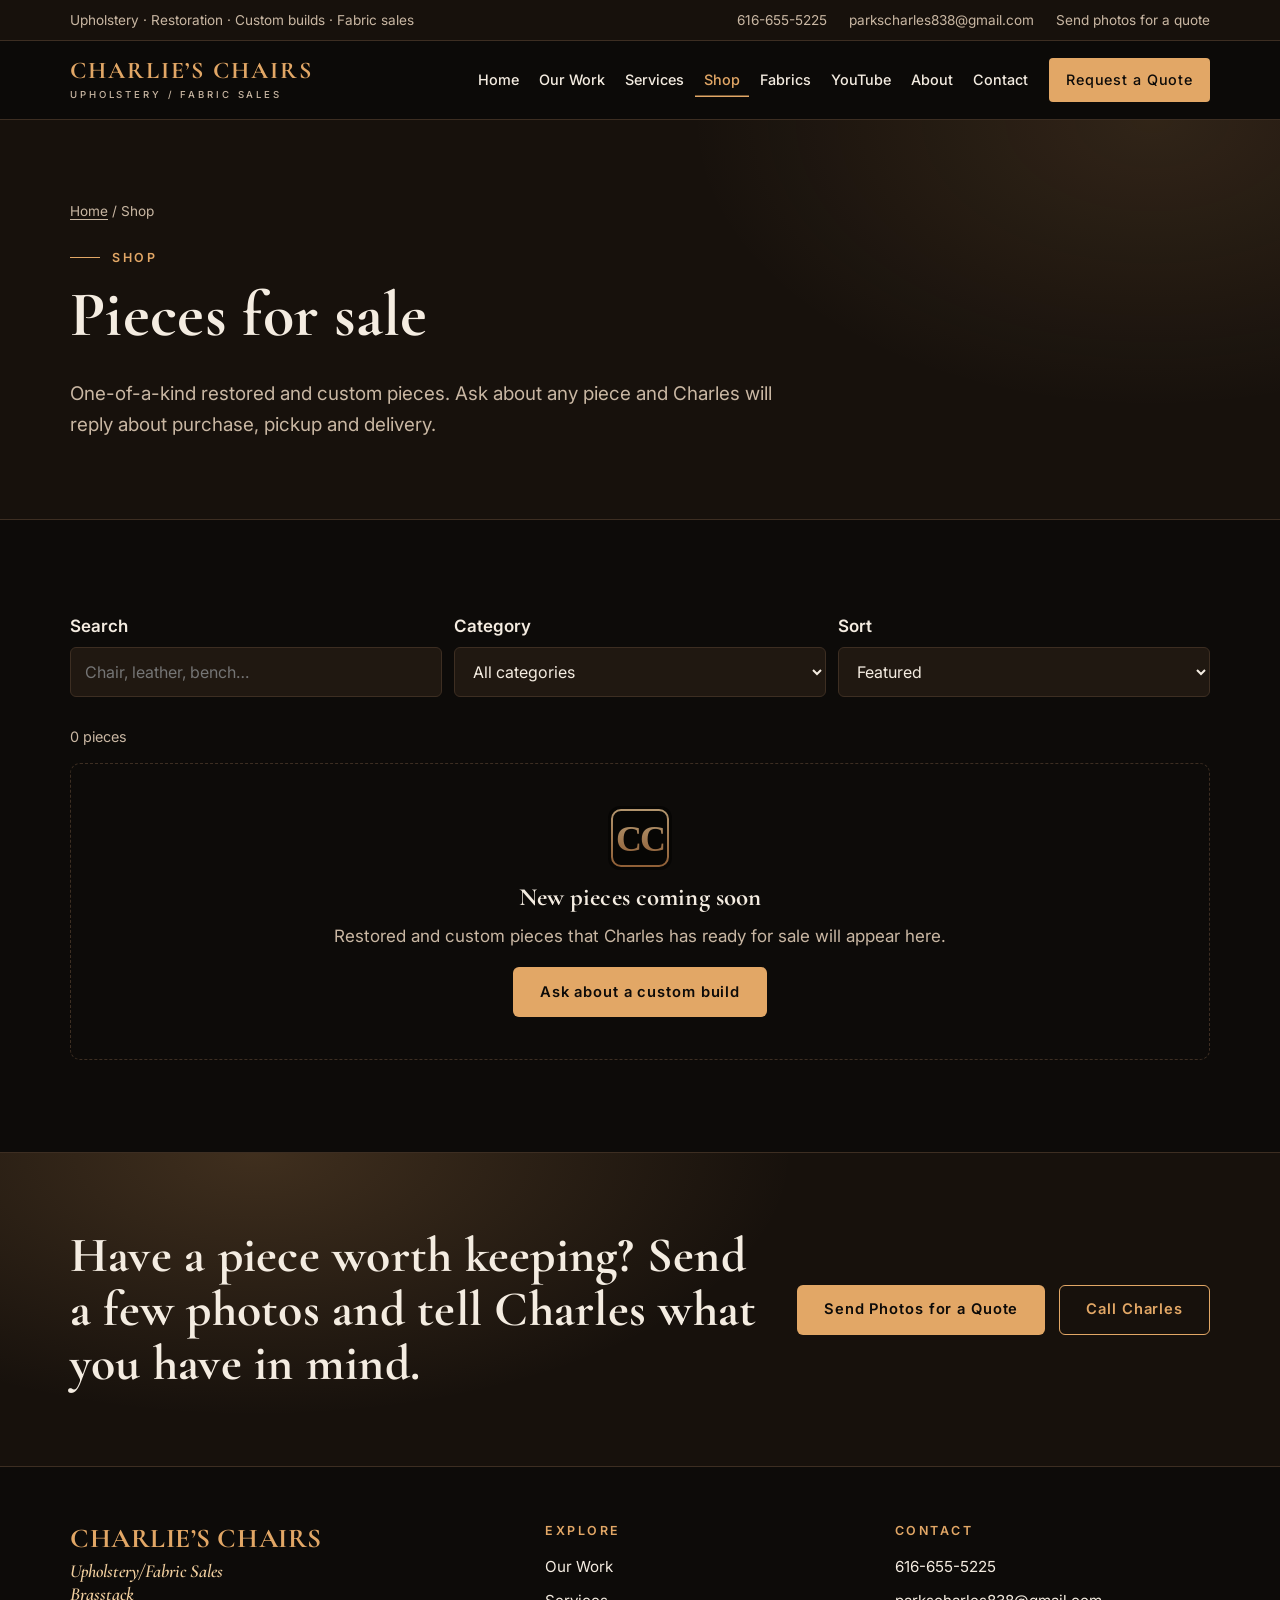
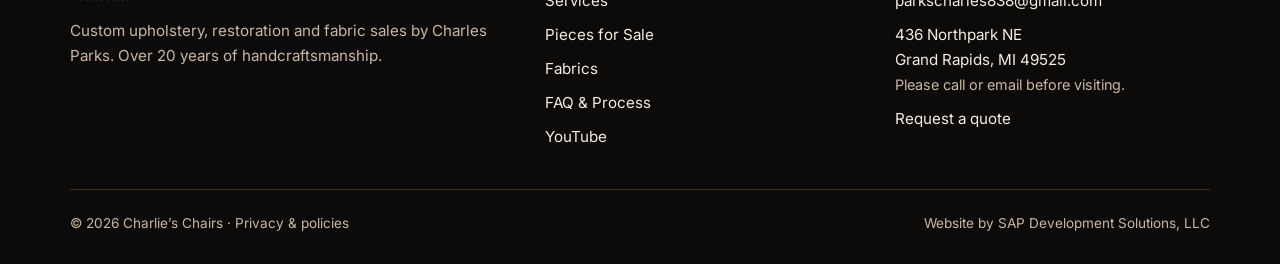
<file: shop.html>
<!doctype html>
<html lang="en">
<head>
<meta charset="utf-8">
<meta name="viewport" content="width=device-width, initial-scale=1">
<title>Pieces for Sale | Restored &amp; Custom Furniture | Charlie’s Chairs</title>
<meta name="description" content="Restored and custom furniture pieces for sale from Charlie’s Chairs. Ask about any piece.">
<meta name="theme-color" content="#050403">
<link rel="canonical" href="https://junearness.github.io/charlies-chairs/shop.html">
<meta property="og:type" content="website">
<meta property="og:site_name" content="Charlie’s Chairs">
<meta property="og:title" content="Pieces for Sale | Restored &amp; Custom Furniture | Charlie’s Chairs">
<meta property="og:description" content="Restored and custom furniture pieces for sale from Charlie’s Chairs. Ask about any piece.">
<meta property="og:url" content="https://junearness.github.io/charlies-chairs/shop.html">
<meta property="og:image" content="https://junearness.github.io/charlies-chairs/og-image.jpg">
<meta name="twitter:card" content="summary_large_image">
<link rel="icon" href="favicon.svg" type="image/svg+xml">
<link rel="apple-touch-icon" href="apple-touch-icon.png">
<link rel="preconnect" href="https://fonts.googleapis.com">
<link rel="preconnect" href="https://fonts.gstatic.com" crossorigin>
<link rel="stylesheet" href="https://fonts.googleapis.com/css2?family=Cormorant+Garamond:ital,wght@0,600;0,700;1,600&family=Inter:wght@400;500;600;700&display=swap">
<link rel="stylesheet" href="style.css">
</head>
<body>
<a class="skip" href="#main">Skip to content</a>
<div class="utility"><div class="wrap">
  <span class="lead-text">Upholstery · Restoration · Custom builds · Fabric sales</span>
  <a data-phone-link data-show href="tel:6166555225">616-655-5225</a>
  <a class="u-email" data-email-link data-show href="mailto:parkscharles838@gmail.com">parkscharles838@gmail.com</a>
  <a href="quote.html">Send photos for a quote</a>
</div></div>
<header class="site-header">
  <div class="wrap">
    <a class="brand" href="index.html">
      <span class="brand-name">Charlie’s Chairs<small>Upholstery / Fabric Sales</small></span>
    </a>
    <button class="menu-btn" type="button" aria-expanded="false" aria-controls="site-nav">Menu</button>
    <nav class="nav" id="site-nav" aria-label="Main">
      <a href="index.html">Home</a><a href="work.html">Our Work</a><a href="services.html">Services</a><a href="shop.html" aria-current="page">Shop</a><a href="fabrics.html">Fabrics</a><a href="videos.html">YouTube</a><a href="about.html">About</a><a href="contact.html">Contact</a>
      <a class="btn btn-gold" href="quote.html">Request a Quote</a>
    </nav>
  </div>
</header>
<main id="main" tabindex="-1">
<section class="page-hero"><div class="wrap"><p class="crumbs"><a href="index.html">Home</a> / Shop</p>
  <p class="eyebrow">Shop</p><h1>Pieces for sale</h1>
  <p class="lead">One-of-a-kind restored and custom pieces. Ask about any piece and Charles will reply about purchase, pickup and delivery.</p>
</div></section>
<section><div class="wrap">
  <div class="toolbar dark-form">
    <div class="field"><label for="shop-q">Search</label><input type="search" id="shop-q" placeholder="Chair, leather, bench…"></div>
    <div class="field"><label for="shop-cat">Category</label><select id="shop-cat"><option value="">All categories</option></select></div>
    <div class="field"><label for="shop-sort">Sort</label><select id="shop-sort"><option value="">Featured</option><option value="low">Price: low to high</option><option value="high">Price: high to low</option></select></div>
  </div>
  <p class="muted small" id="shop-count" aria-live="polite"></p>
  <div data-shop><p class="muted">Loading…</p></div>
</div></section>
<section class="cta"><div class="wrap"><h2>Have a piece worth keeping? Send a few photos and tell Charles what you have in mind.</h2>
<div class="btn-row"><a class="btn btn-gold" href="quote.html">Send Photos for a Quote</a><a class="btn btn-line" data-phone-link href="tel:6166555225">Call Charles</a></div></div></section>
</main>
<footer class="site-footer">
  <div class="wrap">
    <div class="footer-grid">
      <div class="footer-brand">
        <p class="footer-word">Charlie’s Chairs</p>
        <p class="footer-tag">Upholstery/Fabric Sales<br>Brasstack</p>
        <p><span class="muted">Custom upholstery, restoration and fabric sales by Charles Parks. Over 20 years of handcraftsmanship.</span></p>
      </div>
      <div>
        <h2>Explore</h2>
        <ul>
          <li><a href="work.html">Our Work</a></li>
          <li><a href="services.html">Services</a></li>
          <li><a href="shop.html">Pieces for Sale</a></li>
          <li><a href="fabrics.html">Fabrics</a></li>
          <li><a href="faq.html">FAQ &amp; Process</a></li>
          <li><a href="videos.html">YouTube</a></li>
        </ul>
      </div>
      <div>
        <h2>Contact</h2>
        <ul>
          <li><a data-phone-link data-show href="tel:6166555225">616-655-5225</a></li>
          <li><a data-email-link data-show href="mailto:parkscharles838@gmail.com">parkscharles838@gmail.com</a></li>
          <li data-site="address">436 Northpark NE<br>Grand Rapids, MI 49525</li>
          <li><a href="quote.html">Request a quote</a></li>
        </ul>
      </div>
    </div>
    <div class="legal"><span>© <span data-year>2026</span> Charlie’s Chairs · <a href="policies.html">Privacy &amp; policies</a></span><span data-credit>Website by SAP Development Solutions, LLC</span></div>
  </div>
</footer>
<script src="data.js"></script>
<script src="supabase.js"></script>
<script src="api.js"></script>
<script src="site.js"></script>
</body>
</html>
</file>
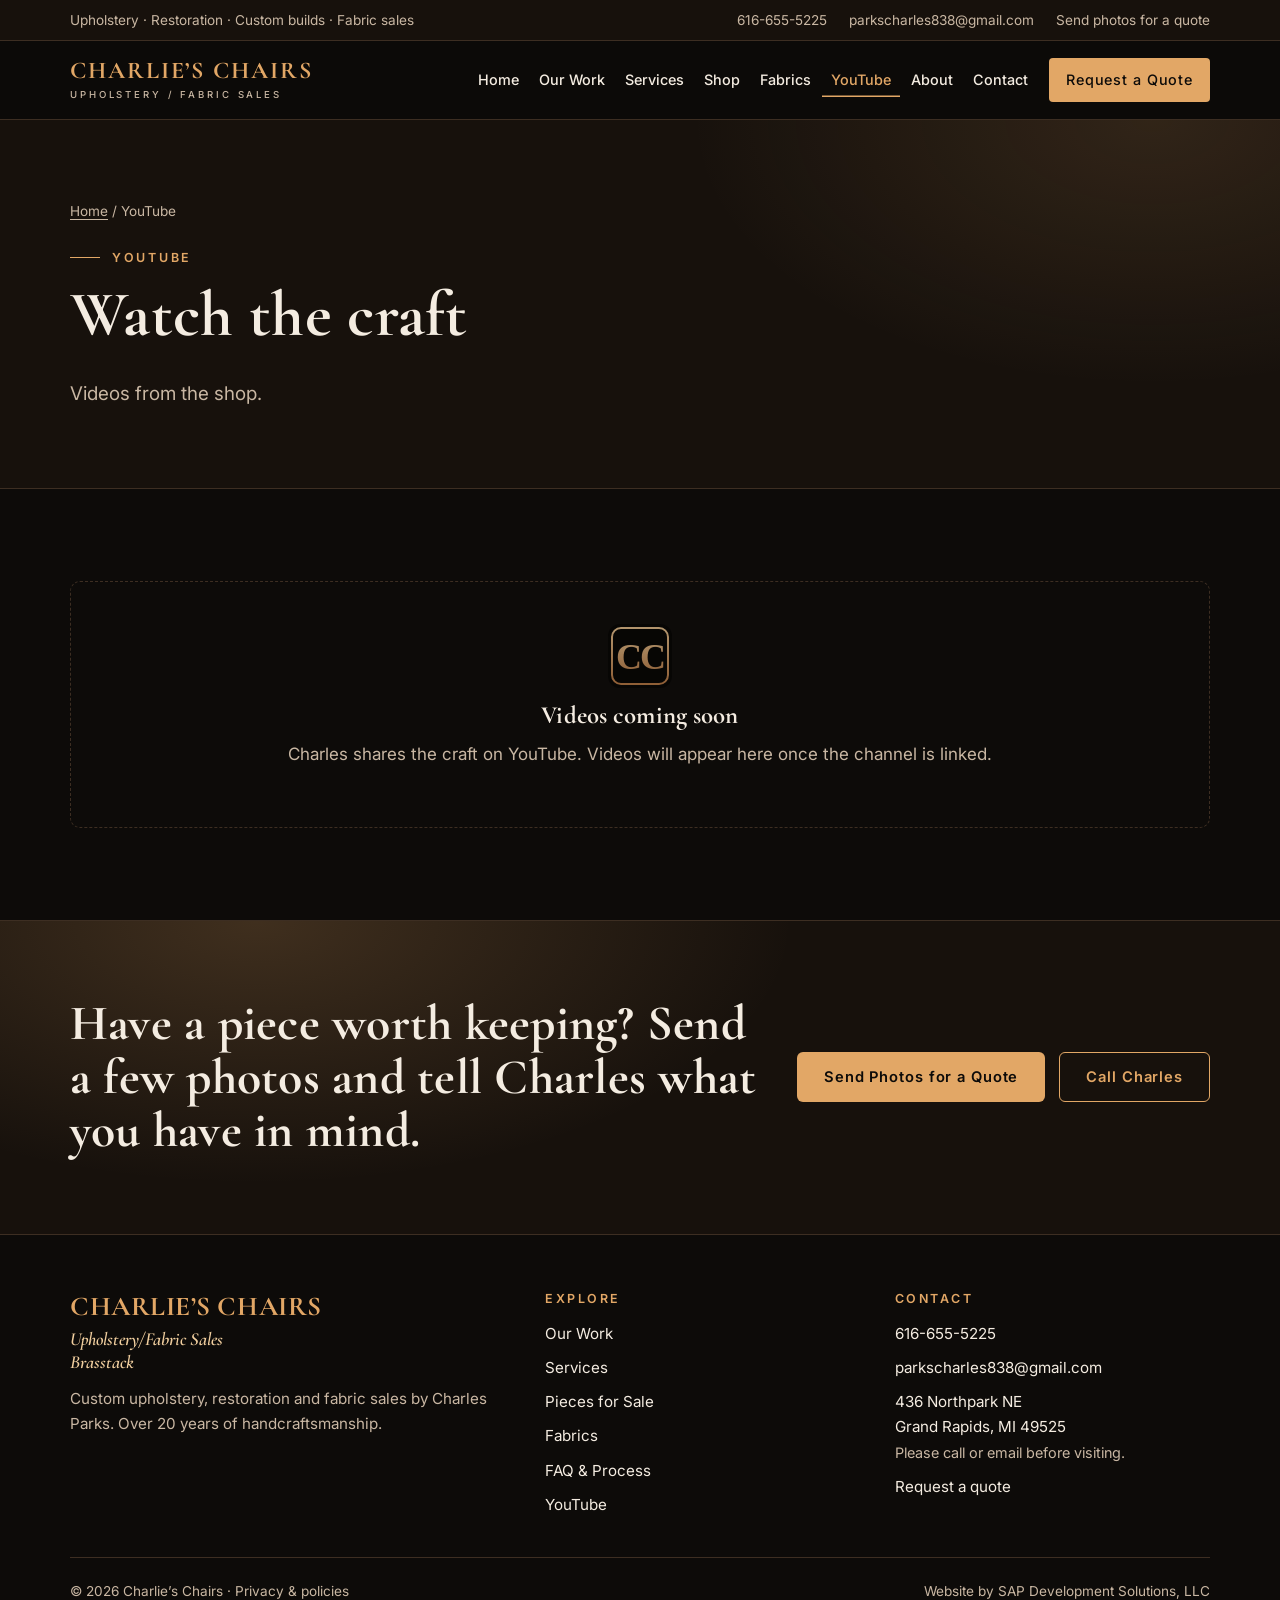
<file: videos.html>
<!doctype html>
<html lang="en">
<head>
<meta charset="utf-8">
<meta name="viewport" content="width=device-width, initial-scale=1">
<title>Watch on YouTube | Charlie’s Chairs</title>
<meta name="description" content="Watch Charles Parks at work: upholstery and restoration videos from Charlie’s Chairs.">
<meta name="theme-color" content="#050403">
<link rel="canonical" href="https://junearness.github.io/charlies-chairs/videos.html">
<meta property="og:type" content="website">
<meta property="og:site_name" content="Charlie’s Chairs">
<meta property="og:title" content="Watch on YouTube | Charlie’s Chairs">
<meta property="og:description" content="Watch Charles Parks at work: upholstery and restoration videos from Charlie’s Chairs.">
<meta property="og:url" content="https://junearness.github.io/charlies-chairs/videos.html">
<meta property="og:image" content="https://junearness.github.io/charlies-chairs/og-image.jpg">
<meta name="twitter:card" content="summary_large_image">
<link rel="icon" href="favicon.svg" type="image/svg+xml">
<link rel="apple-touch-icon" href="apple-touch-icon.png">
<link rel="preconnect" href="https://fonts.googleapis.com">
<link rel="preconnect" href="https://fonts.gstatic.com" crossorigin>
<link rel="stylesheet" href="https://fonts.googleapis.com/css2?family=Cormorant+Garamond:ital,wght@0,600;0,700;1,600&family=Inter:wght@400;500;600;700&display=swap">
<link rel="stylesheet" href="style.css">
</head>
<body>
<a class="skip" href="#main">Skip to content</a>
<div class="utility"><div class="wrap">
  <span class="lead-text">Upholstery · Restoration · Custom builds · Fabric sales</span>
  <a data-phone-link data-show href="tel:6166555225">616-655-5225</a>
  <a class="u-email" data-email-link data-show href="mailto:parkscharles838@gmail.com">parkscharles838@gmail.com</a>
  <a href="quote.html">Send photos for a quote</a>
</div></div>
<header class="site-header">
  <div class="wrap">
    <a class="brand" href="index.html">
      <span class="brand-name">Charlie’s Chairs<small>Upholstery / Fabric Sales</small></span>
    </a>
    <button class="menu-btn" type="button" aria-expanded="false" aria-controls="site-nav">Menu</button>
    <nav class="nav" id="site-nav" aria-label="Main">
      <a href="index.html">Home</a><a href="work.html">Our Work</a><a href="services.html">Services</a><a href="shop.html">Shop</a><a href="fabrics.html">Fabrics</a><a href="videos.html" aria-current="page">YouTube</a><a href="about.html">About</a><a href="contact.html">Contact</a>
      <a class="btn btn-gold" href="quote.html">Request a Quote</a>
    </nav>
  </div>
</header>
<main id="main" tabindex="-1">
<section class="page-hero"><div class="wrap"><p class="crumbs"><a href="index.html">Home</a> / YouTube</p>
  <p class="eyebrow">YouTube</p><h1>Watch the craft</h1>
  <p class="lead">Videos from the shop.</p>
  <a class="btn btn-line" data-channel-btn hidden target="_blank" rel="noopener" href="#">Visit the YouTube channel</a>
</div></section>
<section><div class="wrap"><div data-videos><p class="muted">Loading…</p></div></div></section>
<section class="cta"><div class="wrap"><h2>Have a piece worth keeping? Send a few photos and tell Charles what you have in mind.</h2>
<div class="btn-row"><a class="btn btn-gold" href="quote.html">Send Photos for a Quote</a><a class="btn btn-line" data-phone-link href="tel:6166555225">Call Charles</a></div></div></section>
</main>
<footer class="site-footer">
  <div class="wrap">
    <div class="footer-grid">
      <div class="footer-brand">
        <p class="footer-word">Charlie’s Chairs</p>
        <p class="footer-tag">Upholstery/Fabric Sales<br>Brasstack</p>
        <p><span class="muted">Custom upholstery, restoration and fabric sales by Charles Parks. Over 20 years of handcraftsmanship.</span></p>
      </div>
      <div>
        <h2>Explore</h2>
        <ul>
          <li><a href="work.html">Our Work</a></li>
          <li><a href="services.html">Services</a></li>
          <li><a href="shop.html">Pieces for Sale</a></li>
          <li><a href="fabrics.html">Fabrics</a></li>
          <li><a href="faq.html">FAQ &amp; Process</a></li>
          <li><a href="videos.html">YouTube</a></li>
        </ul>
      </div>
      <div>
        <h2>Contact</h2>
        <ul>
          <li><a data-phone-link data-show href="tel:6166555225">616-655-5225</a></li>
          <li><a data-email-link data-show href="mailto:parkscharles838@gmail.com">parkscharles838@gmail.com</a></li>
          <li data-site="address">436 Northpark NE<br>Grand Rapids, MI 49525</li>
          <li><a href="quote.html">Request a quote</a></li>
        </ul>
      </div>
    </div>
    <div class="legal"><span>© <span data-year>2026</span> Charlie’s Chairs · <a href="policies.html">Privacy &amp; policies</a></span><span data-credit>Website by SAP Development Solutions, LLC</span></div>
  </div>
</footer>
<script src="data.js"></script>
<script src="supabase.js"></script>
<script src="api.js"></script>
<script src="site.js"></script>
</body>
</html>
</file>
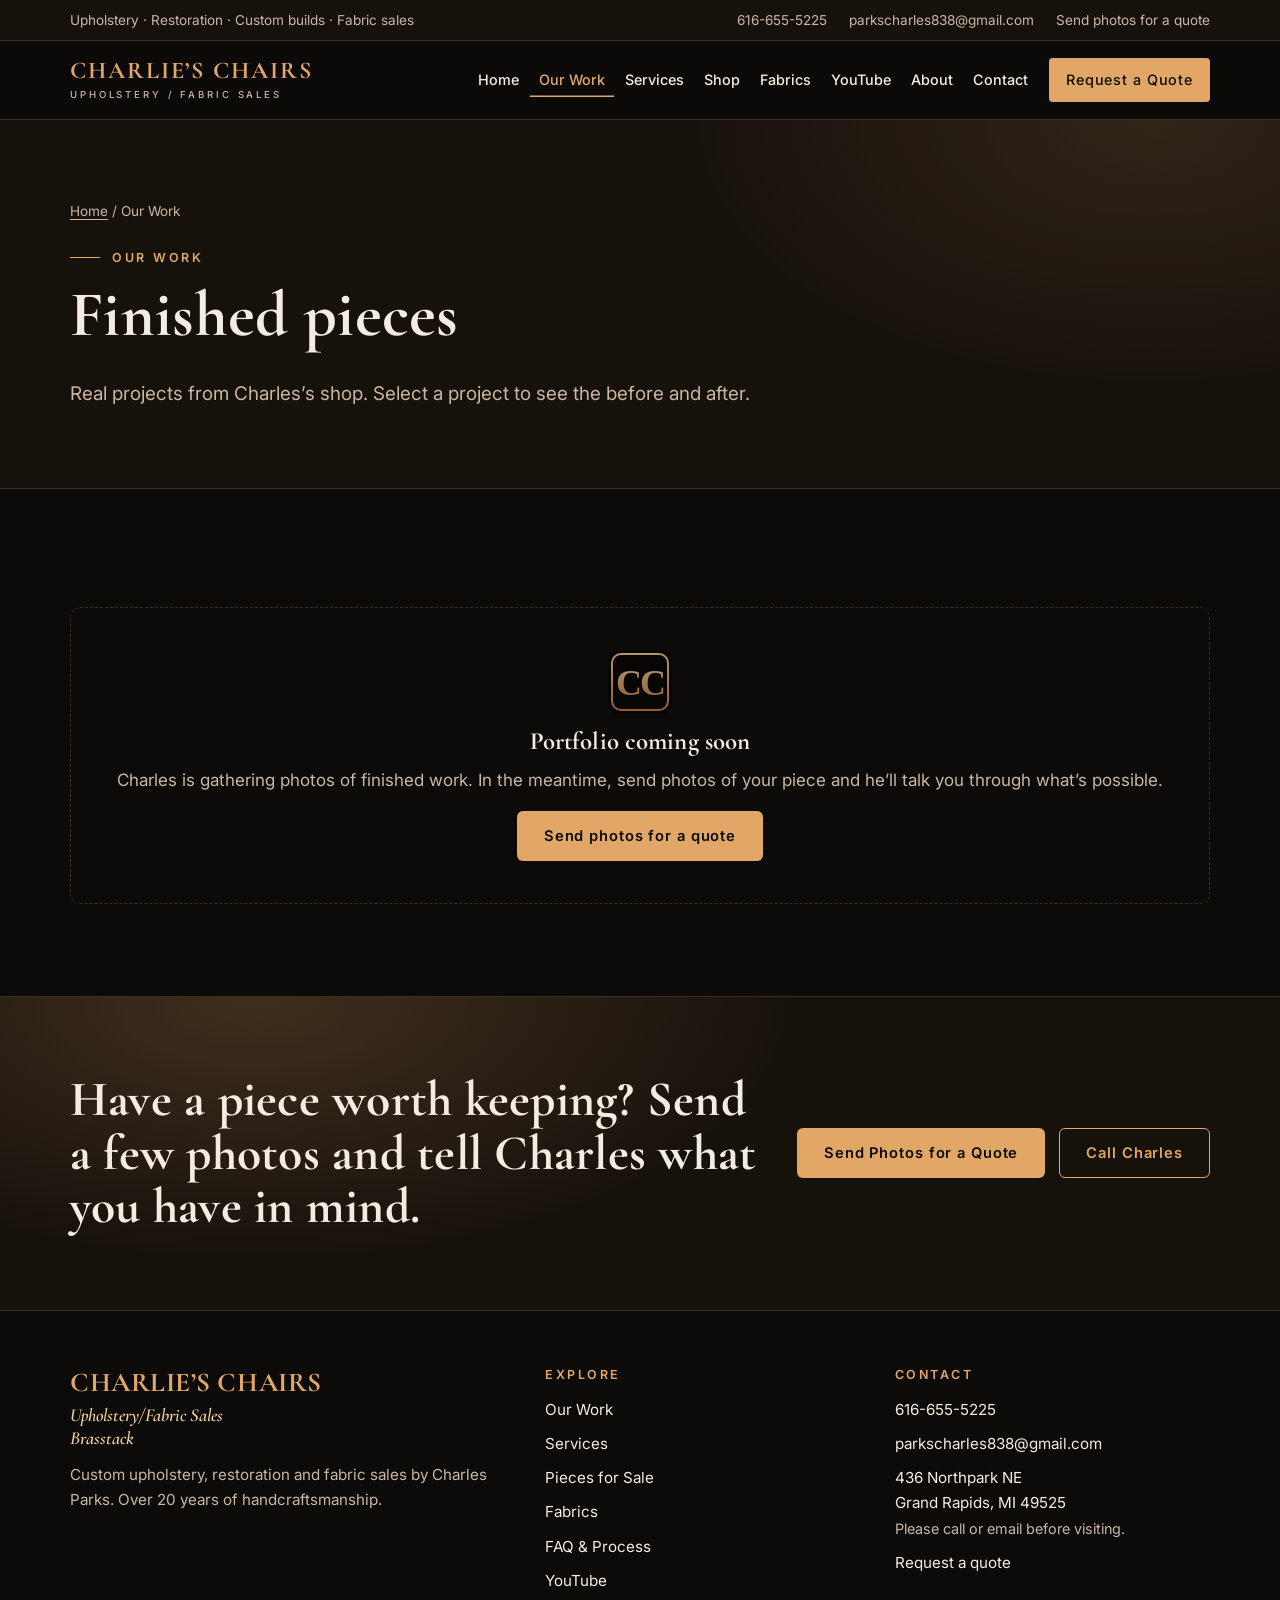
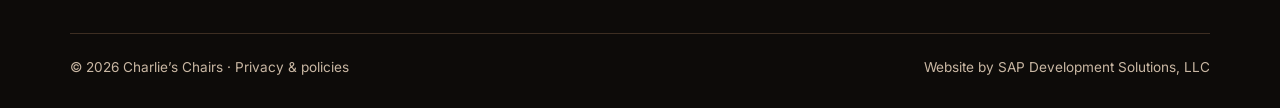
<file: work.html>
<!doctype html>
<html lang="en">
<head>
<meta charset="utf-8">
<meta name="viewport" content="width=device-width, initial-scale=1">
<title>Our Work | Upholstery &amp; Restoration Projects | Charlie’s Chairs</title>
<meta name="description" content="Before-and-after upholstery, restoration and custom furniture projects by Charles Parks.">
<meta name="theme-color" content="#050403">
<link rel="canonical" href="https://junearness.github.io/charlies-chairs/work.html">
<meta property="og:type" content="website">
<meta property="og:site_name" content="Charlie’s Chairs">
<meta property="og:title" content="Our Work | Upholstery &amp; Restoration Projects | Charlie’s Chairs">
<meta property="og:description" content="Before-and-after upholstery, restoration and custom furniture projects by Charles Parks.">
<meta property="og:url" content="https://junearness.github.io/charlies-chairs/work.html">
<meta property="og:image" content="https://junearness.github.io/charlies-chairs/og-image.jpg">
<meta name="twitter:card" content="summary_large_image">
<link rel="icon" href="favicon.svg" type="image/svg+xml">
<link rel="apple-touch-icon" href="apple-touch-icon.png">
<link rel="preconnect" href="https://fonts.googleapis.com">
<link rel="preconnect" href="https://fonts.gstatic.com" crossorigin>
<link rel="stylesheet" href="https://fonts.googleapis.com/css2?family=Cormorant+Garamond:ital,wght@0,600;0,700;1,600&family=Inter:wght@400;500;600;700&display=swap">
<link rel="stylesheet" href="style.css">
</head>
<body>
<a class="skip" href="#main">Skip to content</a>
<div class="utility"><div class="wrap">
  <span class="lead-text">Upholstery · Restoration · Custom builds · Fabric sales</span>
  <a data-phone-link data-show href="tel:6166555225">616-655-5225</a>
  <a class="u-email" data-email-link data-show href="mailto:parkscharles838@gmail.com">parkscharles838@gmail.com</a>
  <a href="quote.html">Send photos for a quote</a>
</div></div>
<header class="site-header">
  <div class="wrap">
    <a class="brand" href="index.html">
      <span class="brand-name">Charlie’s Chairs<small>Upholstery / Fabric Sales</small></span>
    </a>
    <button class="menu-btn" type="button" aria-expanded="false" aria-controls="site-nav">Menu</button>
    <nav class="nav" id="site-nav" aria-label="Main">
      <a href="index.html">Home</a><a href="work.html" aria-current="page">Our Work</a><a href="services.html">Services</a><a href="shop.html">Shop</a><a href="fabrics.html">Fabrics</a><a href="videos.html">YouTube</a><a href="about.html">About</a><a href="contact.html">Contact</a>
      <a class="btn btn-gold" href="quote.html">Request a Quote</a>
    </nav>
  </div>
</header>
<main id="main" tabindex="-1">
<section class="page-hero"><div class="wrap"><p class="crumbs"><a href="index.html">Home</a> / Our Work</p>
  <p class="eyebrow">Our work</p><h1>Finished pieces</h1>
  <p class="lead">Real projects from Charles’s shop. Select a project to see the before and after.</p>
</div></section>
<section><div class="wrap"><div class="chips" data-project-chips role="group" aria-label="Filter projects"></div><div data-projects aria-live="polite"><p class="muted">Loading…</p></div></div></section>
<section class="cta"><div class="wrap"><h2>Have a piece worth keeping? Send a few photos and tell Charles what you have in mind.</h2>
<div class="btn-row"><a class="btn btn-gold" href="quote.html">Send Photos for a Quote</a><a class="btn btn-line" data-phone-link href="tel:6166555225">Call Charles</a></div></div></section>
</main>
<footer class="site-footer">
  <div class="wrap">
    <div class="footer-grid">
      <div class="footer-brand">
        <p class="footer-word">Charlie’s Chairs</p>
        <p class="footer-tag">Upholstery/Fabric Sales<br>Brasstack</p>
        <p><span class="muted">Custom upholstery, restoration and fabric sales by Charles Parks. Over 20 years of handcraftsmanship.</span></p>
      </div>
      <div>
        <h2>Explore</h2>
        <ul>
          <li><a href="work.html">Our Work</a></li>
          <li><a href="services.html">Services</a></li>
          <li><a href="shop.html">Pieces for Sale</a></li>
          <li><a href="fabrics.html">Fabrics</a></li>
          <li><a href="faq.html">FAQ &amp; Process</a></li>
          <li><a href="videos.html">YouTube</a></li>
        </ul>
      </div>
      <div>
        <h2>Contact</h2>
        <ul>
          <li><a data-phone-link data-show href="tel:6166555225">616-655-5225</a></li>
          <li><a data-email-link data-show href="mailto:parkscharles838@gmail.com">parkscharles838@gmail.com</a></li>
          <li data-site="address">436 Northpark NE<br>Grand Rapids, MI 49525</li>
          <li><a href="quote.html">Request a quote</a></li>
        </ul>
      </div>
    </div>
    <div class="legal"><span>© <span data-year>2026</span> Charlie’s Chairs · <a href="policies.html">Privacy &amp; policies</a></span><span data-credit>Website by SAP Development Solutions, LLC</span></div>
  </div>
</footer>
<script src="data.js"></script>
<script src="supabase.js"></script>
<script src="api.js"></script>
<script src="site.js"></script>
</body>
</html>
</file>
<file: style.css>
/* Charlie's Chairs — black, espresso and gold, with warm parchment reading panels. */
:root {
  --ink: #0d0b09;
  --espresso: #17110c;
  --panel: #201811;
  --panel-2: #2a1f17;
  --line: #3d2e22;
  --gold: #e2a766;        /* gold on dark: buttons, accents, headings */
  --gold-soft: #f1cf9f;
  --gold-deep: #8a5222;   /* gold-brown text on parchment (passes contrast) */
  --cream: #f6efe4;
  --cream-2: #efe4d3;
  --text: #f4ece1;
  --muted: #c9b7a3;
  --dark-text: #261b12;
  --dark-muted: #5c4a3b;
  --radius: 10px;
  --wrap: 1180px;
  --serif: "Cormorant Garamond", "Cormorant", Georgia, "Times New Roman", serif;
  --sans: "Inter", system-ui, -apple-system, "Segoe UI", Roboto, sans-serif;
}
*, *::before, *::after { box-sizing: border-box; }
[hidden] { display: none !important; }
html { scroll-behavior: smooth; -webkit-text-size-adjust: 100%; }
@media (prefers-reduced-motion: reduce) { html { scroll-behavior: auto; } *, *::before, *::after { transition: none !important; animation: none !important; } }
body { margin: 0; background: var(--ink); color: var(--text); font: 400 17px/1.65 var(--sans); }
img, svg { max-width: 100%; display: block; }
a { color: var(--gold); text-underline-offset: 3px; }
a:hover { color: var(--gold-soft); }
:focus-visible { outline: 3px solid var(--gold); outline-offset: 3px; border-radius: 4px; }
h1, h2, h3, h4 { font-family: var(--serif); font-weight: 700; line-height: 1.08; margin: 0 0 .45em; letter-spacing: .005em; }
h1 { font-size: clamp(2.6rem, 6.4vw, 4.8rem); }
h2 { font-size: clamp(2rem, 4.2vw, 3.1rem); }
h3 { font-size: 1.55rem; }
p { margin: 0 0 1em; }
.wrap { width: 100%; max-width: var(--wrap); margin: 0 auto; padding: 0 20px; }
.skip { position: absolute; left: -999px; top: 8px; z-index: 100; background: var(--gold); color: var(--ink); padding: 10px 16px; border-radius: 6px; font-weight: 700; }
.skip:focus { left: 8px; }
.sr-only { position: absolute; width: 1px; height: 1px; overflow: hidden; clip: rect(0 0 0 0); white-space: nowrap; }
.eyebrow { display: inline-flex; align-items: center; gap: 12px; font: 600 .78rem/1 var(--sans); letter-spacing: .22em; text-transform: uppercase; color: var(--gold); margin-bottom: 16px; }
.eyebrow::before { content: ""; width: 30px; height: 1px; background: currentColor; }
.lead { font-size: 1.18rem; color: var(--muted); max-width: 46rem; }
.muted { color: var(--muted); }
.small { font-size: .9rem; }
.rule { height: 1px; background: linear-gradient(90deg, transparent, var(--gold), transparent); opacity: .55; border: 0; margin: 0; }

/* ---------- buttons ---------- */
.btn { display: inline-flex; align-items: center; justify-content: center; gap: 10px; min-height: 50px; padding: 0 26px; border-radius: 6px; border: 1.5px solid transparent;
  font: 600 .92rem/1 var(--sans); letter-spacing: .06em; text-decoration: none; cursor: pointer; transition: background .2s, color .2s, border-color .2s; }
.btn-gold { background: var(--gold); color: var(--ink); }
.btn-gold:hover { background: var(--gold-soft); color: var(--ink); }
.btn-line { border-color: var(--gold); color: var(--gold); background: transparent; }
.btn-line:hover { background: var(--gold); color: var(--ink); }
.btn-dark { background: var(--dark-text); color: var(--cream); }
.btn-dark:hover { background: #000; color: #fff; }
.btn-sm { min-height: 42px; padding: 0 16px; font-size: .84rem; }
.btn[disabled] { opacity: .55; cursor: not-allowed; }
.btn-row { display: flex; flex-wrap: wrap; gap: 14px; }
.text-link { font-weight: 600; letter-spacing: .04em; text-decoration: none; }
.text-link::after { content: " →"; }

/* ---------- utility bar + header ---------- */
.utility { background: var(--espresso); border-bottom: 1px solid var(--line); font-size: .85rem; }
.utility .wrap { display: flex; flex-wrap: wrap; gap: 6px 22px; align-items: center; justify-content: flex-end; min-height: 40px; }
.utility a { color: var(--muted); text-decoration: none; }
.utility a:hover { color: var(--gold); }
.utility .lead-text { margin-right: auto; color: var(--muted); }
@media (max-width: 640px) { .utility .lead-text, .utility .u-email { display: none; } .utility .wrap { justify-content: center; } }
.site-header { position: sticky; top: 0; z-index: 50; background: rgba(13,11,9,.95); backdrop-filter: blur(8px); border-bottom: 1px solid var(--line); }
.site-header .wrap { display: flex; align-items: center; gap: 16px; min-height: 78px; }
.brand { display: flex; align-items: center; gap: 12px; text-decoration: none; color: var(--text); margin-right: auto; flex: none; }

.brand-name { font: 700 1.5rem/1 var(--serif); letter-spacing: .08em; text-transform: uppercase; color: var(--gold); white-space: nowrap; }
.brand-name small { display: block; font: 500 .6rem/1.4 var(--sans); letter-spacing: .3em; color: var(--muted); margin-top: 5px; }
.nav { display: flex; align-items: center; gap: 2px; }
.nav a { color: var(--text); text-decoration: none; font: 500 .9rem/1 var(--sans); padding: 10px 9px; border-radius: 4px; white-space: nowrap; }
.nav a:hover { color: var(--gold); }
.nav a[aria-current="page"] { color: var(--gold); box-shadow: inset 0 -1.5px 0 var(--gold); border-radius: 0; }
.nav .btn { margin-left: 10px; color: var(--ink); padding: 0 16px; min-height: 44px; }
.nav .btn:hover, .nav .btn[aria-current="page"] { color: var(--ink); box-shadow: none; border-radius: 6px; }
.menu-btn { display: none; background: none; border: 1.5px solid var(--line); color: var(--text); border-radius: 6px; min-height: 44px; padding: 0 14px; font: 600 .82rem/1 var(--sans); letter-spacing: .1em; text-transform: uppercase; cursor: pointer; }
@media (max-width: 1180px) {
  .menu-btn { display: inline-flex; align-items: center; }
  .nav { display: none; position: absolute; left: 0; right: 0; top: 100%; flex-direction: column; align-items: stretch; background: var(--espresso); border-bottom: 1px solid var(--line); padding: 8px 20px 20px; max-height: calc(100vh - 80px); overflow-y: auto; }
  .nav.open { display: flex; }
  .nav a { padding: 15px 4px; font-size: 1rem; border-bottom: 1px solid var(--line); }
  .nav a[aria-current="page"] { box-shadow: inset 3px 0 0 var(--gold); padding-left: 14px; }
  .nav .btn { margin: 16px 0 0; min-height: 52px; }
}
@media (max-width: 420px) { .brand { flex: 0 1 auto; min-width: 0; gap: 8px; } .brand-name { font-size: 1.12rem; letter-spacing: .04em; } .brand-name small { display: none; } .brand img { width: 36px; height: 36px; } .menu-btn { padding: 0 11px; flex: none; } .site-header .wrap { gap: 10px; } }
@media (max-width: 350px) { .brand-name { font-size: 1rem; letter-spacing: .02em; } }

/* ---------- sections ---------- */
section { padding: 92px 0; }
.light { background: var(--cream); color: var(--dark-text); }
.light .lead, .light .muted { color: var(--dark-muted); }
.light .eyebrow, .light a { color: var(--gold-deep); }
.light a.btn-gold { color: var(--ink); }
.light a.btn-dark { color: var(--cream); }
.light .btn-line { border-color: var(--gold-deep); color: var(--gold-deep); }
.light .btn-line:hover { background: var(--gold-deep); color: #fff; }
.band { background: var(--espresso); border-top: 1px solid var(--line); border-bottom: 1px solid var(--line); }
.section-head { max-width: 760px; margin-bottom: 44px; }
.center { text-align: center; margin-left: auto; margin-right: auto; }
.center .eyebrow { justify-content: center; }
.grid { display: grid; gap: 24px; }
.g2 { grid-template-columns: repeat(auto-fit, minmax(min(100%, 420px), 1fr)); }
.g3 { grid-template-columns: repeat(auto-fit, minmax(min(100%, 300px), 1fr)); }
.g4 { grid-template-columns: repeat(auto-fit, minmax(min(100%, 240px), 1fr)); }
.card { background: var(--panel); border: 1px solid var(--line); border-radius: var(--radius); padding: 28px; }
.light .card { background: #fff; border-color: #e3d5c2; box-shadow: 0 1px 2px rgba(38,27,18,.05); }
.card h3 { margin-bottom: .35em; }
.card p:last-child { margin-bottom: 0; }
.service-card { display: flex; flex-direction: column; }
.service-card .icon { width: 44px; height: 44px; color: var(--gold); margin-bottom: 18px; }
.light .service-card .icon { color: var(--gold-deep); }
.service-card .text-link { margin-top: auto; }
@media (max-width: 860px) { section { padding: 64px 0; } }

/* ---------- hero ---------- */
.hero { position: relative; overflow: hidden; padding: 96px 0 104px; border-bottom: 1px solid var(--line);
  background: radial-gradient(60% 80% at 80% 30%, rgba(226,167,102,.16), transparent 62%), linear-gradient(180deg, var(--ink), var(--espresso)); }
.hero .wrap { display: grid; grid-template-columns: minmax(0, 1.2fr) minmax(0, .8fr); gap: 56px; align-items: center; }
.hero h1 span { color: var(--gold); display: block; font-style: italic; font-weight: 600; }
.hero .lead { margin-bottom: 30px; }
.trust { display: flex; align-items: center; gap: 14px; margin-top: 34px; color: var(--muted); font-size: .95rem; }
.trust strong { font: 700 2.6rem/1 var(--serif); color: var(--gold); }
.hero-art { position: relative; aspect-ratio: 1; border-radius: 50%; display: grid; place-items: center;
  background: radial-gradient(circle at 50% 45%, rgba(226,167,102,.12), transparent 65%); }
.hero-art::before { content: ""; position: absolute; inset: 4%; border-radius: 50%; border: 1px solid rgba(226,167,102,.45); }
.hero-art::after { content: ""; position: absolute; inset: 0; border-radius: 50%; border: 1px dotted rgba(226,167,102,.55); }
.hero-art img { width: 62%; }
.hero-art figcaption { position: absolute; bottom: -6px; left: 0; right: 0; text-align: center; font: 600 .72rem/1.3 var(--sans); letter-spacing: .26em; text-transform: uppercase; color: var(--muted); }
.page-hero { padding: 80px 0 60px; border-bottom: 1px solid var(--line); background: radial-gradient(60% 120% at 90% 0%, rgba(226,167,102,.13), transparent 60%), var(--espresso); }
.page-hero h1 { font-size: clamp(2.4rem, 5.6vw, 4rem); }
.crumbs { font-size: .85rem; color: var(--muted); margin-bottom: 16px; }
.crumbs a { color: var(--muted); }
@media (max-width: 860px) { .hero .wrap { grid-template-columns: 1fr; } .hero-art { max-width: 320px; } .hero { padding: 64px 0 72px; } }

/* ---------- process ---------- */
.steps { counter-reset: s; display: grid; gap: 22px; grid-template-columns: repeat(auto-fit, minmax(min(100%, 240px), 1fr)); list-style: none; padding: 0; margin: 0; }
.steps li { counter-increment: s; position: relative; padding: 26px 24px 24px; border-top: 2px solid var(--gold-deep); background: #fff; border-radius: 0 0 var(--radius) var(--radius); }
.steps li::before { content: counter(s, decimal-leading-zero); display: block; font: 700 2.2rem/1 var(--serif); color: var(--gold-deep); margin-bottom: 10px; }
.steps h3 { font-size: 1.35rem; color: var(--dark-text); }
.steps p { color: var(--dark-muted); margin: 0; }

/* ---------- catalog cards ---------- */
.items { display: grid; gap: 24px; grid-template-columns: repeat(auto-fill, minmax(min(100%, 260px), 1fr)); }
.item { display: flex; flex-direction: column; background: var(--panel); border: 1px solid var(--line); border-radius: var(--radius); overflow: hidden; text-align: left; color: inherit; font: inherit; padding: 0; cursor: pointer; transition: border-color .2s, transform .2s; }
.item:hover { border-color: var(--gold); transform: translateY(-2px); }
.item .ph { aspect-ratio: 4 / 3; background: var(--panel-2); display: grid; place-items: center; overflow: hidden; }
.item .ph img { width: 100%; height: 100%; object-fit: cover; }
.item .ph .noimg { width: 38%; opacity: .45; }
.item .body { padding: 18px 20px 20px; display: flex; flex-direction: column; gap: 4px; flex: 1; }
.item h3, .item .title { font: 700 1.35rem/1.15 var(--serif); margin: 0; display: block; }
.item .meta { color: var(--muted); font-size: .9rem; }
.item .price { font: 700 1.3rem/1.2 var(--serif); color: var(--gold); margin-top: auto; padding-top: 8px; }
.badge { display: inline-block; align-self: flex-start; font: 700 .68rem/1 var(--sans); letter-spacing: .12em; text-transform: uppercase; padding: 6px 9px; border-radius: 4px; background: var(--panel-2); color: var(--muted); border: 1px solid var(--line); }
.badge-available, .badge-in_stock { color: #a8e2b9; border-color: #3f6b4d; }
.badge-reserved, .badge-low_stock, .badge-special_order { color: #f1d58d; border-color: #6b5a2c; }
.badge-sold, .badge-unavailable { color: #f0a7a0; border-color: #6b3a35; }
.toolbar { display: flex; flex-wrap: wrap; gap: 12px; align-items: end; margin-bottom: 28px; }
.toolbar .field { margin: 0; min-width: 160px; flex: 1 1 180px; }
.chips { display: flex; flex-wrap: wrap; gap: 10px; margin-bottom: 26px; }
.chips button { background: transparent; border: 1.5px solid var(--line); color: var(--text); border-radius: 999px; min-height: 42px; padding: 0 18px; font: 500 .88rem/1 var(--sans); cursor: pointer; }
.chips button[aria-pressed="true"] { background: var(--gold); border-color: var(--gold); color: var(--ink); }
.empty { border: 1px dashed var(--line); border-radius: var(--radius); padding: 42px 28px; text-align: center; color: var(--muted); }
.empty img { width: 64px; margin: 0 auto 14px; opacity: .7; }
.empty h3 { color: var(--text); }
.light .empty { border-color: #d8c6ae; color: var(--dark-muted); }
.light .empty h3 { color: var(--dark-text); }

/* ---------- dialogs + gallery ---------- */
dialog.sheet { width: min(1040px, calc(100vw - 24px)); max-height: calc(100vh - 24px); padding: 0; border: 1px solid var(--line); border-radius: 12px; background: var(--espresso); color: var(--text); }
dialog.sheet::backdrop { background: rgba(0,0,0,.72); }
.sheet-inner { display: grid; grid-template-columns: minmax(0, 1.1fr) minmax(0, .9fr); }
.sheet-gallery { background: #000; display: flex; flex-direction: column; }
.sheet-gallery .main { aspect-ratio: 4 / 3; display: grid; place-items: center; }
.sheet-gallery .main img { width: 100%; height: 100%; object-fit: contain; cursor: zoom-in; }
.thumbs { display: flex; gap: 8px; padding: 10px; overflow-x: auto; }
.thumbs button { flex: none; width: 64px; height: 64px; padding: 0; border: 2px solid transparent; border-radius: 6px; overflow: hidden; background: none; cursor: pointer; }
.thumbs button[aria-current="true"] { border-color: var(--gold); }
.thumbs img { width: 100%; height: 100%; object-fit: cover; }
.sheet-info { padding: 30px; overflow-y: auto; max-height: calc(100vh - 26px); }
.sheet-close { position: absolute; top: 10px; right: 10px; z-index: 2; width: 44px; height: 44px; border-radius: 50%; border: 1px solid var(--line); background: var(--ink); color: var(--text); font-size: 1.4rem; cursor: pointer; }
.specs { display: grid; grid-template-columns: auto 1fr; gap: 6px 16px; margin: 16px 0 22px; }
.specs dt { color: var(--muted); font-size: .82rem; text-transform: uppercase; letter-spacing: .1em; padding-top: 3px; }
.specs dd { margin: 0; }
.ba { display: grid; grid-template-columns: 1fr 1fr; gap: 10px; }
.ba figure { margin: 0; position: relative; }
.ba figcaption { position: absolute; left: 8px; top: 8px; background: rgba(0,0,0,.75); color: var(--gold); font: 700 .7rem/1 var(--sans); letter-spacing: .14em; text-transform: uppercase; padding: 6px 8px; border-radius: 4px; }
.lightbox { position: fixed; inset: 0; z-index: 200; background: rgba(0,0,0,.94); display: grid; grid-template-rows: 1fr auto; }
.lightbox img { max-width: 100%; max-height: 100%; object-fit: contain; margin: auto; padding: 20px; }
.lightbox .bar { display: flex; gap: 12px; justify-content: center; align-items: center; padding: 14px; color: var(--muted); }
.lightbox .bar button { min-width: 48px; min-height: 48px; border-radius: 6px; border: 1px solid var(--line); background: var(--espresso); color: var(--text); font-size: 1.1rem; cursor: pointer; }
@media (max-width: 820px) { .sheet-inner { grid-template-columns: 1fr; } .sheet-info { max-height: none; } dialog.sheet { overflow-y: auto; } }

/* ---------- video ---------- */
.video { position: relative; aspect-ratio: 16 / 9; border-radius: var(--radius); overflow: hidden; background: #000; border: 1px solid var(--line); }
.video button { position: absolute; inset: 0; width: 100%; height: 100%; padding: 0; border: 0; cursor: pointer; background: #000; }
.video button img { width: 100%; height: 100%; object-fit: cover; opacity: .82; }
.video .play { position: absolute; left: 50%; top: 50%; transform: translate(-50%, -50%); width: 72px; height: 72px; border-radius: 50%; background: var(--gold); display: grid; place-items: center; box-shadow: 0 10px 30px rgba(0,0,0,.5); }
.video .play::after { content: ""; border-left: 22px solid var(--ink); border-top: 13px solid transparent; border-bottom: 13px solid transparent; margin-left: 6px; }
.video iframe { position: absolute; inset: 0; width: 100%; height: 100%; border: 0; }
.video-meta h3 { margin-top: 14px; font-size: 1.35rem; }

/* ---------- forms ---------- */
.form { display: grid; gap: 22px; }
.form > .btn, .form > button.btn { justify-self: start; }
.form .row { display: grid; grid-template-columns: repeat(auto-fit, minmax(min(100%, 240px), 1fr)); gap: 20px; }
fieldset.group { border: 1px solid #e3d5c2; border-radius: var(--radius); padding: 22px; margin: 0; display: grid; gap: 20px; background: #fff; }
fieldset.group > legend { font: 700 1.3rem/1 var(--serif); padding: 0 8px; color: var(--dark-text); }
.field label, .field .label { display: block; font-weight: 600; margin-bottom: 7px; }
.field .opt { font-weight: 400; color: var(--dark-muted); font-size: .88rem; }
.field input[type="text"], .field input[type="email"], .field input[type="tel"], .field input[type="password"], .field input[type="url"], .field input[type="number"], .field select, .field textarea, .field input[type="search"] {
  width: 100%; min-height: 50px; padding: 12px 14px; border-radius: 6px; border: 1.5px solid #cdb9a0; background: #fffdf9; color: var(--dark-text); font: 400 1rem/1.4 var(--sans); }
.field textarea { min-height: 120px; resize: vertical; }
.field input:focus, .field select:focus, .field textarea:focus { outline: none; border-color: var(--gold-deep); box-shadow: 0 0 0 3px rgba(138,82,34,.25); }
.dark-form .field input, .dark-form .field select, .dark-form .field textarea { background: var(--panel); border-color: var(--line); color: var(--text); }
.dark-form .field input:focus, .dark-form .field select:focus, .dark-form .field textarea:focus { border-color: var(--gold); box-shadow: 0 0 0 3px rgba(226,167,102,.25); }
.dark-form .field .opt { color: var(--muted); }
.choice { display: flex; flex-wrap: wrap; gap: 10px; }
.choice label { display: inline-flex; align-items: center; gap: 8px; min-height: 46px; padding: 0 14px; border: 1.5px solid #cdb9a0; border-radius: 6px; font-weight: 500; margin: 0; cursor: pointer; background: #fffdf9; }
.choice input, .check input { accent-color: var(--gold-deep); width: 18px; height: 18px; }
.check { display: flex; gap: 12px; align-items: flex-start; font-weight: 500 !important; }
.check input { margin-top: 3px; flex: none; }
.err { color: #a3261b; font-size: .9rem; margin-top: 6px; display: none; }
.dark-form .err { color: #ff9c8f; }
.field.invalid .err { display: block; }
.field.invalid input, .field.invalid select, .field.invalid textarea { border-color: #a3261b; }
.hp { position: absolute; left: -5000px; width: 1px; height: 1px; overflow: hidden; }
.status { display: none; border-radius: 8px; padding: 16px 18px; font-weight: 500; }
.status.show { display: block; }
.status.ok { background: #e6f3ea; border: 1px solid #3f8a57; color: #173f25; }
.status.info { background: #fbf2dc; border: 1px solid #b38a2a; color: #4d3a0b; }
.status.error { background: #fbe7e4; border: 1px solid #a3261b; color: #5e140d; }
.dark-form .status.ok { background: rgba(70,170,110,.14); color: #bfe8cc; }
.dark-form .status.error { background: rgba(255,120,100,.12); color: #ffc4bb; }
.dark-form .status.info { background: rgba(226,167,102,.12); color: var(--gold-soft); }
.asking { background: var(--cream-2); border-left: 4px solid var(--gold-deep); padding: 14px 18px; border-radius: 6px; }

/* photo upload */
.drop { border: 2px dashed #cdb9a0; border-radius: var(--radius); padding: 26px; text-align: center; background: #fffaf2; }
.drop.over { border-color: var(--gold-deep); background: #fbefdc; }
.drop input { position: absolute; width: 1px; height: 1px; opacity: 0; }
.drop .btn { margin: 10px auto 6px; }
.thumbs-grid { display: grid; grid-template-columns: repeat(auto-fill, minmax(min(100%, 150px), 1fr)); gap: 12px; margin-top: 14px; list-style: none; padding: 0; }
.thumb { position: relative; border: 1px solid #e3d5c2; border-radius: 8px; overflow: hidden; background: #fff; }
.thumb img { width: 100%; aspect-ratio: 1; object-fit: cover; }
.thumb .cap { padding: 6px 8px 8px; font-size: .78rem; color: var(--dark-muted); word-break: break-all; }
.thumb .state { font-weight: 600; color: var(--dark-text); }
.thumb .state.done { color: #2c6e42; }
.thumb .state.fail { color: #a3261b; }
.thumb .rm { position: absolute; top: 6px; right: 6px; width: 34px; height: 34px; border-radius: 50%; border: 0; background: rgba(0,0,0,.72); color: #fff; font-size: 1.1rem; cursor: pointer; }
.progress { height: 8px; background: #eadcc8; border-radius: 99px; overflow: hidden; margin-top: 14px; }
.progress span { display: block; height: 100%; width: 0; background: var(--gold-deep); transition: width .25s; }
.done-card { text-align: center; padding: 48px 28px; }
.done-card .ref { display: inline-block; white-space: nowrap; font: 700 clamp(1.25rem, 6.4vw, 1.8rem)/1 var(--serif); letter-spacing: .06em; color: var(--gold-deep); background: var(--cream-2); padding: 14px 22px; border-radius: 8px; margin: 10px 0 18px; }

/* ---------- contact ---------- */
.contact-list { list-style: none; padding: 0; margin: 0; }
.contact-list li { display: grid; grid-template-columns: 120px 1fr; gap: 12px; padding: 16px 0; border-bottom: 1px solid var(--line); }
.contact-list .k { color: var(--muted); text-transform: uppercase; letter-spacing: .12em; font-size: .78rem; padding-top: 4px; }
.tbc { color: var(--muted); font-style: italic; }
@media (max-width: 480px) { .contact-list li { grid-template-columns: 1fr; gap: 2px; } }
.prose { max-width: 760px; }
.prose h2 { font-size: 2rem; margin-top: 1.4em; }
.policy { white-space: pre-line; }

/* ---------- FAQ ---------- */
.faq details { border-bottom: 1px solid #e3d5c2; }
.faq summary { cursor: pointer; list-style: none; padding: 22px 44px 22px 0; position: relative; font: 600 1.1rem/1.4 var(--sans); }
.faq summary::-webkit-details-marker { display: none; }
.faq summary::after { content: "+"; position: absolute; right: 6px; top: 15px; font: 400 1.8rem/1 var(--sans); color: var(--gold-deep); }
.faq details[open] summary::after { content: "–"; }
.faq .answer { padding: 0 0 22px; color: var(--dark-muted); max-width: 52rem; white-space: pre-line; }

/* ---------- CTA + footer ---------- */
.cta { padding: 76px 0; background: radial-gradient(70% 140% at 20% 0%, rgba(226,167,102,.2), transparent 60%), var(--espresso); border-top: 1px solid var(--line); }
.cta .wrap { display: flex; flex-wrap: wrap; gap: 24px; align-items: center; justify-content: space-between; }
.cta h2 { margin: 0; max-width: 700px; }
.site-footer { background: var(--ink); border-top: 1px solid var(--line); padding: 58px 0 30px; font-size: .95rem; }
.footer-grid { display: grid; grid-template-columns: 1.4fr 1fr 1fr; gap: 34px; }
.site-footer h2 { font: 600 .78rem/1 var(--sans); letter-spacing: .2em; text-transform: uppercase; color: var(--gold); margin-bottom: 16px; }
.site-footer ul { list-style: none; padding: 0; margin: 0; display: grid; gap: 9px; }
.site-footer a { color: var(--text); text-decoration: none; }
.site-footer a:hover { color: var(--gold); }
.footer-brand img { width: 58px; margin-bottom: 12px; }
.legal { margin-top: 40px; padding-top: 22px; border-top: 1px solid var(--line); color: var(--muted); font-size: .85rem; display: flex; flex-wrap: wrap; gap: 8px 24px; justify-content: space-between; }
.legal a { color: var(--muted); }
@media (max-width: 760px) { .footer-grid { grid-template-columns: 1fr; } }

/* ---------- admin ---------- */
.admin-wrap { max-width: 1240px; }
.admin-tabs { display: flex; flex-wrap: wrap; gap: 8px; margin: 10px 0 26px; }
.admin-tabs button { background: transparent; border: 1.5px solid var(--line); color: var(--text); border-radius: 6px; min-height: 44px; padding: 0 16px; font: 600 .86rem/1 var(--sans); cursor: pointer; }
.admin-tabs button[aria-pressed="true"] { background: var(--gold); border-color: var(--gold); color: var(--ink); }
.count { display: inline-block; min-width: 22px; padding: 2px 6px; border-radius: 99px; background: #a3261b; color: #fff; font-size: .72rem; margin-left: 6px; }
.table-wrap { overflow-x: auto; border: 1px solid var(--line); border-radius: var(--radius); }
.data-table { width: 100%; border-collapse: collapse; min-width: 720px; }
.data-table th, .data-table td { text-align: left; padding: 13px 15px; border-bottom: 1px solid var(--line); vertical-align: top; }
.data-table thead th { font: 600 .74rem/1.2 var(--sans); letter-spacing: .12em; text-transform: uppercase; color: var(--muted); background: var(--espresso); }
.link-btn { background: none; border: 0; padding: 2px 0; color: var(--gold); font: 600 .95rem/1.4 var(--sans); cursor: pointer; text-decoration: underline; text-underline-offset: 3px; text-align: left; }
.link-btn.danger { color: #ff9c8f; }
.photo-grid { display: grid; grid-template-columns: repeat(auto-fill, minmax(min(100%, 170px), 1fr)); gap: 10px; }
.photo-grid a, .photo-grid div { display: block; border-radius: 8px; overflow: hidden; border: 1px solid var(--line); background: var(--panel-2); aspect-ratio: 1; }
.photo-grid img { width: 100%; height: 100%; object-fit: cover; }
.media-list { display: flex; flex-wrap: wrap; gap: 10px; list-style: none; padding: 0; margin: 8px 0 0; }
.media-list li { width: 120px; border: 1px solid var(--line); border-radius: 8px; overflow: hidden; background: var(--panel-2); }
.media-list img { width: 100%; aspect-ratio: 1; object-fit: cover; }
.media-list .ctl { display: flex; justify-content: space-between; padding: 4px; }
.media-list .ctl button { background: none; border: 0; color: var(--text); min-width: 32px; min-height: 32px; cursor: pointer; border-radius: 4px; }
.media-list .ctl button:hover { background: var(--line); }
.dl { display: grid; grid-template-columns: 170px 1fr; gap: 8px 18px; margin: 0; }
.dl dt { color: var(--muted); font-size: .85rem; }
.dl dd { margin: 0; white-space: pre-line; word-break: break-word; }
@media (max-width: 560px) { .dl { grid-template-columns: 1fr; } .dl dt { margin-top: 8px; } }
.note { border-left: 3px solid var(--gold); padding: 8px 12px; background: var(--panel-2); margin: 8px 0; border-radius: 0 6px 6px 0; }
.edit-panel { margin-top: 22px; }

/* ==========================================================================
   Digital business card (home hero) with the award-winning chair
   ========================================================================== */
.card-hero { padding: 40px 0 60px; border-bottom: 1px solid var(--line);
  background: radial-gradient(70% 60% at 50% 35%, #1a110a, #050403 72%); }
.biz-card { position: relative; container-type: inline-size; max-width: 1180px; margin: 0 auto;
  padding: clamp(22px, 3.4vw, 44px) clamp(18px, 3vw, 44px) clamp(34px, 3.6vw, 48px);
  display: grid; grid-template-columns: minmax(0, 1.12fr) minmax(0, .88fr); column-gap: clamp(16px, 3vw, 40px); align-items: center;
  grid-template-areas: "word piece" "r1 piece" "tag piece" "r2 piece" "contact piece" "r3 piece" "addr piece";
  background: #030201; border-radius: 16px;
  box-shadow: 0 30px 80px rgba(0,0,0,.65), 0 0 0 1px rgba(226,167,102,.32), inset 0 0 0 7px #030201, inset 0 0 0 8px rgba(226,167,102,.16);
  overflow: hidden; animation: card-in .9s ease-out both; }
.biz-card::after { content: ""; position: absolute; left: 2%; right: 2%; bottom: 14px; height: 2px; background: linear-gradient(90deg, transparent, #c98547 12%, #f6c88f 50%, #c98547 88%, transparent); }
.biz-center { display: contents; }
.biz-word { grid-area: word; align-self: end; margin: 0 0 4px; text-align: center; font: 700 clamp(2.4rem, 9.2cqi, 7rem)/.9 var(--serif); text-transform: uppercase; letter-spacing: .005em;
  color: #f0b878; background: linear-gradient(100deg, #c98547 0%, #f3bd80 30%, #ffe2b8 45%, #f3bd80 60%, #c98547 100%); background-size: 220% 100%; background-position: 0 0;
  -webkit-background-clip: text; background-clip: text; -webkit-text-fill-color: transparent; text-shadow: 0 2px 18px rgba(226,167,102,.18);
  animation: shimmer 2.4s .5s ease-out both; }
.biz-word span { display: block; white-space: nowrap; }
.biz-rule { border: 0; height: 2px; margin: clamp(10px, 1.5vw, 18px) auto; background: linear-gradient(90deg, transparent, #c98547 10%, #f6c88f 50%, #c98547 90%, transparent); }
.biz-r1 { grid-area: r1; width: 92%; } .biz-r2 { grid-area: r2; width: 78%; } .biz-r3 { grid-area: r3; width: 100%; }
.biz-tag { grid-area: tag; margin: 0; text-align: center; font: italic 600 clamp(1.4rem, 3.5cqi, 2.6rem)/1.12 var(--serif); color: #f3c48d; }
.biz-contact { grid-area: contact; margin: 0; display: flex; flex-wrap: wrap; justify-content: center; align-items: center; gap: 4px clamp(12px, 1.4cqi, 20px);
  font: 600 clamp(1.15rem, 2.45cqi, 1.8rem)/1.3 var(--serif); }
.biz-contact a { color: #f3c48d; text-decoration: none; overflow-wrap: anywhere; }
.biz-contact a:hover { color: #ffe2b8; text-decoration: underline; }
.biz-sep { width: 2px; align-self: stretch; min-height: 1.2em; background: linear-gradient(#c98547, #f6c88f, #c98547); }
.biz-addr { grid-area: addr; align-self: start; margin: 0; text-align: center; font: 600 clamp(1.08rem, 2.45cqi, 1.8rem)/1.25 var(--serif); color: #f3c48d; }

/* the featured chair */
.showpiece { grid-area: piece; position: relative; margin: 0; display: flex; flex-direction: column; align-items: center; animation: chair-r 1s .15s ease-out both; }
.award-badge { position: relative; z-index: 2; display: inline-flex; align-items: center; gap: 8px; margin: 0 0 -6px; padding: 8px 16px 8px 12px; border-radius: 999px;
  background: linear-gradient(180deg, #ffd9a6, #e6a764 55%, #c98547); color: #1a0f06; font: 700 .78rem/1 var(--sans); letter-spacing: .16em; text-transform: uppercase;
  box-shadow: 0 6px 22px rgba(226,167,102,.35), inset 0 1px 0 rgba(255,255,255,.5); }
.award-badge svg { width: 20px; height: 20px; fill: #1a0f06; flex: none; }
.flip { display: block; width: 100%; max-width: 440px; padding: 0; border: 0; background: none; cursor: pointer; perspective: 1400px; border-radius: 12px; }
.flip-inner { position: relative; display: block; aspect-ratio: 470 / 640; transform-style: preserve-3d; transition: transform .9s cubic-bezier(.3,.7,.2,1); }
.is-back .flip-inner { transform: rotateY(180deg); }
.flip img { position: absolute; inset: 0; width: 100%; height: 100%; object-fit: contain; object-position: 50% 100%; backface-visibility: hidden; -webkit-backface-visibility: hidden;
}
.flip .flip-back { transform: rotateY(180deg); }
.flip::after { content: ""; display: block; height: 18px; margin: -8px auto 0; width: 70%; border-radius: 50%; background: radial-gradient(closest-side, rgba(226,167,102,.28), transparent); }
.flip:hover .flip-inner { filter: brightness(1.06); }
.view-toggle { display: inline-flex; margin-top: 10px; padding: 4px; border-radius: 999px; border: 1px solid rgba(226,167,102,.45); background: rgba(226,167,102,.06); }
.view-toggle button { min-height: 40px; min-width: 84px; padding: 0 16px; border: 0; border-radius: 999px; background: none; color: var(--gold-soft); font: 600 .9rem/1 var(--sans); cursor: pointer; }
.view-toggle button[aria-pressed="true"] { background: var(--gold); color: var(--ink); }
.showpiece figcaption { margin-top: 10px; color: var(--muted); font: 600 .72rem/1.3 var(--sans); letter-spacing: .24em; text-transform: uppercase; text-align: center; }

.card-actions { display: flex; flex-wrap: wrap; justify-content: center; gap: 10px; margin: 26px auto 0; max-width: 760px; }
.card-act { display: inline-flex; align-items: center; gap: 8px; min-height: 46px; padding: 0 18px; border-radius: 999px; border: 1px solid rgba(226,167,102,.55);
  background: rgba(226,167,102,.06); color: var(--gold-soft); font: 600 .95rem/1 var(--sans); text-decoration: none; cursor: pointer; transition: background .2s, color .2s, border-color .2s; }
.card-act svg { width: 18px; height: 18px; fill: currentColor; flex: none; }
.card-act:hover { background: var(--gold); color: var(--ink); border-color: var(--gold); }
.card-status { min-height: 1.5em; margin: 10px 0 0; text-align: center; color: var(--gold-soft); font-size: .95rem; }
.card-intro { max-width: 720px; margin: 18px auto 0; text-align: center; }
.card-intro .btn-row { justify-content: center; }
.card-intro .lead { margin: 0 auto 24px; }

/* award-winning chair showcase */
.showcase .section-head { max-width: 760px; margin-left: auto; margin-right: auto; }
.showcase .eyebrow::before { display: none; }
.showcase { scroll-margin-top: 80px; background: #030201; border-bottom: 1px solid var(--line); }
.award-detail { margin: 14px auto 0; color: var(--gold-soft); font: italic 600 1.25rem/1.4 var(--serif); }
.showcase-views { display: grid; grid-template-columns: 1fr 1fr; gap: clamp(16px, 4vw, 56px); max-width: 980px; margin: 40px auto 0; align-items: end; }
.showcase-views figure { margin: 0; text-align: center; }
.showcase-views img { width: 100%; height: auto; max-height: 620px; object-fit: contain; }
.showcase-views figcaption { margin-top: 14px; color: var(--gold); font: 600 .78rem/1 var(--sans); letter-spacing: .26em; text-transform: uppercase; }
.showcase-notes { list-style: none; padding: 0; margin: 40px auto 0; max-width: 980px; display: grid; grid-template-columns: repeat(3, 1fr); gap: 18px; }
.showcase-notes li { padding: 18px 20px; border-top: 2px solid var(--gold); background: rgba(226,167,102,.05); border-radius: 0 0 10px 10px; }
.showcase-notes strong { display: block; font: 700 1.35rem/1.2 var(--serif); color: var(--gold); margin-bottom: 6px; }
.showcase-notes span { color: var(--muted); }

@keyframes card-in { from { opacity: 0; transform: translateY(18px) scale(.985); } to { opacity: 1; transform: none; } }
@keyframes shimmer { from { background-position: 100% 0; } to { background-position: 0 0; } }
@keyframes chair-r { from { opacity: 0; transform: translateX(24px); } to { opacity: 1; transform: none; } }
@media (max-width: 860px) { .showcase-notes { grid-template-columns: 1fr; } }
@media (max-width: 760px) {
  .card-hero { padding: 22px 0 48px; }
  .biz-card { grid-template-columns: 1fr; grid-template-areas: "word" "piece" "r1" "tag" "r2" "contact" "r3" "addr"; }
  .biz-word { font-size: clamp(2.3rem, 15cqi, 4.4rem); }
  .showpiece { margin: 12px 0 2px; }
  .flip { max-width: 320px; }
  .biz-addr { font-size: clamp(1.05rem, 4.8cqi, 1.5rem); }
  .biz-contact { flex-direction: column; } .biz-sep { display: none; }
  .card-act { padding: 0 14px; font-size: .9rem; }
  .showcase-views { gap: 12px; }
}
@media (forced-colors: active) { .biz-word { -webkit-text-fill-color: CanvasText; background: none; } }
@media (prefers-reduced-motion: reduce) { .flip-inner { transition: none; } }

/* brand wordmark elsewhere */
.footer-word { margin: 0; font: 700 1.7rem/1 var(--serif); text-transform: uppercase; letter-spacing: .02em; color: var(--gold); }
.footer-tag { margin: 8px 0 12px; font: italic 600 1.15rem/1.25 var(--serif); color: var(--gold-soft); }
.about-art { margin: 0 auto; max-width: 380px; width: 100%; background: radial-gradient(80% 70% at 50% 45%, #0a0705, #030201 75%); border-radius: 14px; padding: 24px 18px 14px; box-shadow: 0 0 0 1px rgba(138,82,34,.35); }
.about-art img { display: block; width: 100%; height: auto; }
.about-art figcaption { text-align: center; color: var(--gold-soft); font: 600 .72rem/1.3 var(--sans); letter-spacing: .24em; text-transform: uppercase; margin-top: 8px; }
.done-word { margin: 0 0 6px; text-align: center; font: 700 1.5rem/1 var(--serif); text-transform: uppercase; color: var(--gold-deep); }
</file>
